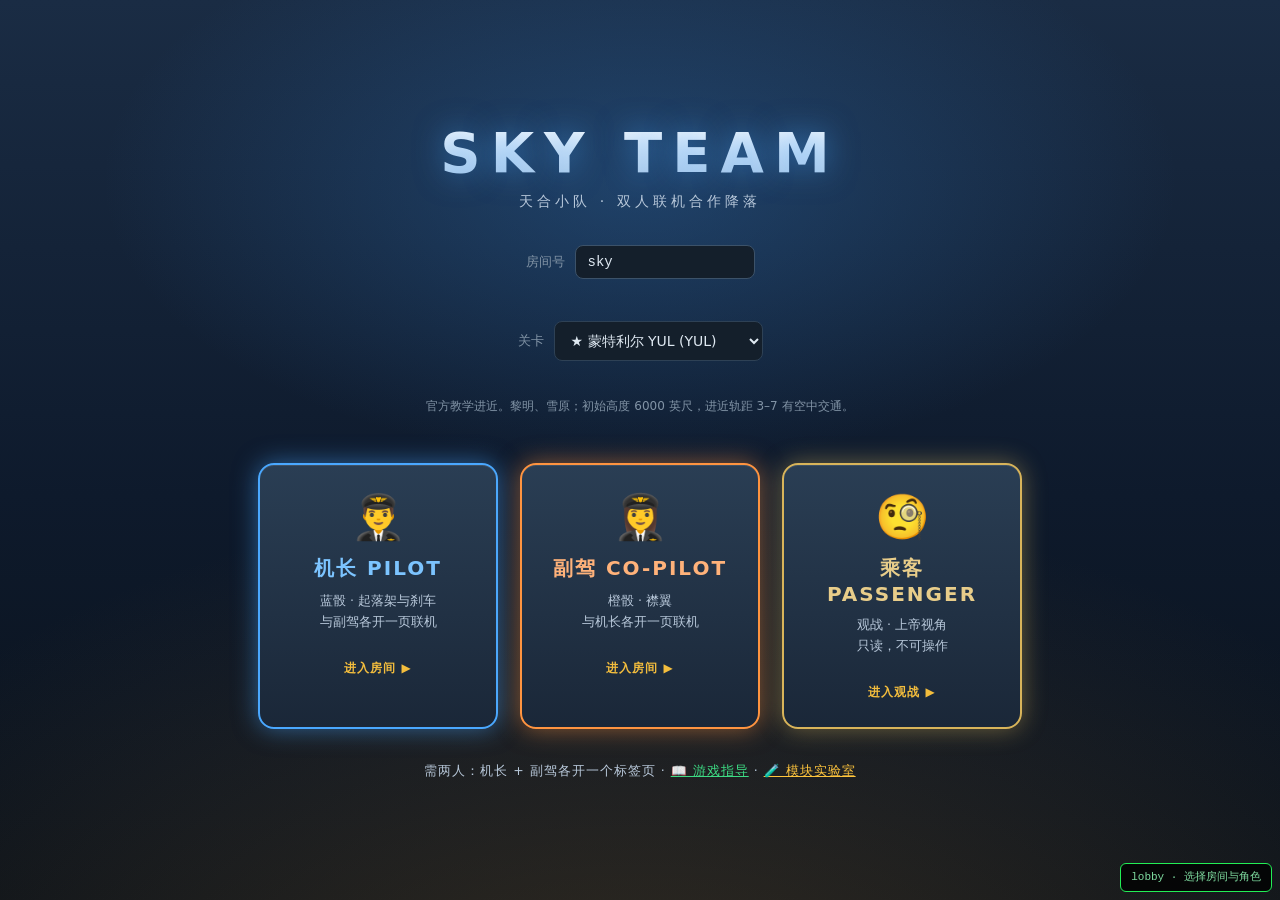
<file: index.html>
<!DOCTYPE html>
<html lang="zh-CN">
<head>
<meta charset="UTF-8">
<meta name="viewport" content="width=device-width, initial-scale=1.0">
<title>天合小队 Sky Team · Web 联机</title>
<style>
  /* ============================================================
     天合小队 Sky Team —— 驾驶舱仪表风格（深色）
     ============================================================ */
  * { box-sizing: border-box; margin: 0; padding: 0; }
  :root {
    --bg0: #0c141d;          /* 页面底色 */
    --bg1: #141f2b;          /* 面板底色 */
    --bg2: #1b2a39;          /* 凹槽/仪表底 */
    --bg3: #243545;          /* 凸起 */
    --edge: #2e4155;         /* 面板边框 */
    --edge-hi: #3c5269;
    --text: #dfe9f2;
    --dim: #8193a5;
    --blue: #4aa8ff;   --blue-glow: rgba(74,168,255,.45);
    --orange: #ff9440; --orange-glow: rgba(255,148,64,.45);
    --green: #3ddc84;  --green-glow: rgba(61,220,132,.5);
    --red: #ff5a5a;    --red-glow: rgba(255,90,90,.45);
    --amber: #ffc53d;
    --sky: #2f6fb2; --ground: #7a5c33;
    --mono: "SF Mono", "JetBrains Mono", Menlo, Consolas, "Courier New", monospace;
  }
  html, body { height: 100%; }
  body {
    font-family: system-ui, -apple-system, "PingFang SC", "Hiragino Sans GB", "Microsoft YaHei", sans-serif;
    background: radial-gradient(120% 90% at 50% 0%, #16222f 0%, var(--bg0) 60%);
    color: var(--text); min-width: 1220px; font-size: 14px; overflow: hidden;
  }
  #app { display: flex; flex-direction: column; height: 100vh; }

  button {
    font: inherit; cursor: pointer; border-radius: 8px; padding: 6px 12px;
    border: 1px solid var(--edge-hi); background: var(--bg3); color: var(--text);
    transition: filter .15s, box-shadow .15s;
  }
  button:hover { filter: brightness(1.12); }
  button:disabled { opacity: .4; cursor: not-allowed; }
  .btn-primary { background: linear-gradient(180deg, #3b5c80, #28405c); border-color: #4d7aab; box-shadow: 0 0 8px rgba(74,168,255,.25); }
  .btn-ok { background: linear-gradient(180deg, #1e6b44, #154d30); border-color: #2ea86b; box-shadow: 0 0 8px var(--green-glow); }
  .btn-warn { background: linear-gradient(180deg, #7a3d28, #5c2b1a); border-color: #b35a38; }

  /* ============ 开始界面 ============ */
  #lobby-screen .room-row {
    display: flex; align-items: center; gap: 10px; margin-bottom: 8px;
  }
  #lobby-screen .room-row label { color: var(--dim); font-size: 13px; }
  #lobby-screen .room-row input {
    font: inherit; padding: 8px 12px; border-radius: 8px; border: 1px solid var(--edge-hi);
    background: var(--bg1); color: var(--text); width: 180px; font-family: var(--mono);
  }
  #lobby-screen {
    position: fixed; inset: 0; z-index: 100; display: flex; flex-direction: column;
    align-items: center; justify-content: center; gap: 34px;
    background:
      radial-gradient(60% 45% at 50% 20%, rgba(47,111,178,.4), transparent 70%),
      radial-gradient(120% 100% at 50% 115%, rgba(122,92,51,.35), transparent 60%),
      linear-gradient(180deg, #1a2c44 0%, #0e1a2c 55%, #0a1119 100%);
  }
  #lobby-screen .logo { text-align: center; user-select: none; }
  #lobby-screen .logo h1 {
    font-size: 56px; letter-spacing: 10px; font-weight: 900;
    color: #ffffff;
    background: linear-gradient(180deg, #ffffff, #9fc4e8);
    -webkit-background-clip: text; background-clip: text;
    -webkit-text-fill-color: transparent;
    text-shadow: 0 0 30px rgba(74,168,255,.5);
  }
  #lobby-screen .logo .sub { color: #b8c8da; letter-spacing: 4px; margin-top: 8px; font-size: 14px; }
  .role-cards { display: flex; gap: 22px; }
  .role-card {
    width: 240px; padding: 26px 20px; border-radius: 16px; text-align: center; cursor: pointer;
    background: linear-gradient(180deg, #2a3e54, #1a2738); border: 2px solid #4a6680;
    box-shadow: inset 0 1px 0 rgba(255,255,255,.1), 0 12px 30px rgba(0,0,0,.5);
    transition: transform .15s, border-color .15s, box-shadow .15s;
  }
  .role-card:hover { transform: translateY(-4px); }
  .role-card.pilot { border-color: var(--blue); box-shadow: 0 0 24px rgba(74,168,255,.5), inset 0 1px 0 rgba(255,255,255,.1); }
  .role-card.copilot { border-color: var(--orange); box-shadow: 0 0 24px rgba(255,148,64,.5), inset 0 1px 0 rgba(255,255,255,.1); }
  .role-card.passenger { border-color: #d8b45a; box-shadow: 0 0 24px rgba(216,180,90,.45), inset 0 1px 0 rgba(255,255,255,.1); }
  .role-card .icon { font-size: 44px; margin-bottom: 12px; }
  .role-card .rname { font-size: 20px; font-weight: 800; letter-spacing: 2px; }
  .role-card.pilot .rname { color: #7cc4ff; } .role-card.copilot .rname { color: #ffb27a; } .role-card.passenger .rname { color: #e8cd8a; }
  .role-card .duty { font-size: 12.5px; color: #b8c8da; margin-top: 8px; line-height: 1.7; min-height: 58px; }
  .role-card .enter { margin-top: 12px; font-size: 12px; color: var(--amber); opacity: .95; letter-spacing: 1px; font-weight: 700; }
  #lobby-screen .tip { color: #b8c8da; font-size: 12.5px; letter-spacing: 1px; }
  .err-box {
    position: fixed; left: 20px; right: 20px; bottom: 20px; z-index: 400;
    background: #3a1a1a; border: 2px solid #ff5a5a; color: #ffe2e2; border-radius: 10px;
    padding: 14px 18px; font-family: var(--mono); font-size: 13px; line-height: 1.6;
    box-shadow: 0 8px 24px rgba(0,0,0,.6);
  }

  /* ============ 顶栏 ============ */
  header.topbar {
    display: flex; align-items: center; gap: 8px; flex-wrap: wrap;
    padding: 6px 12px; background: linear-gradient(180deg, var(--bg2), var(--bg1));
    border-bottom: 2px solid var(--edge); position: relative; z-index: 5;
  }
  header.topbar h1 { font-size: 15px; letter-spacing: 2px; margin-right: 6px; }
  header.topbar h1 small { font-weight: normal; color: var(--dim); font-size: 11px; margin-left: 6px; letter-spacing: 0; }
  .chip {
    display: inline-flex; align-items: center; gap: 5px;
    background: var(--bg2); border: 1px solid var(--edge); border-radius: 6px;
    padding: 2px 9px; font-size: 12.5px; white-space: nowrap; color: var(--dim);
  }
  .chip b { font-size: 14px; color: var(--text); font-family: var(--mono); }
  .chip .warn { color: var(--red); }
  .id-switch { display: flex; gap: 4px; margin-left: auto; }
  .id-switch button { padding: 3px 10px; font-size: 12px; border-radius: 6px; }
  .id-switch button.active { box-shadow: 0 0 10px var(--blue-glow); border-color: var(--blue); color: var(--blue); font-weight: 700; }
  .id-switch button.active.co { box-shadow: 0 0 10px var(--orange-glow); border-color: var(--orange); color: var(--orange); }
  .id-switch button.active.pa { box-shadow: 0 0 10px rgba(216,180,90,.4); border-color: #d8b45a; color: #e8cd8a; }

  /* ============ 主区域 ============ */
  main { flex: 1; display: flex; gap: 10px; padding: 10px; min-height: 0; }
  .panel {
    width: 318px; min-width: 318px; border-radius: 14px; overflow-y: auto;
    background: linear-gradient(180deg, var(--bg2), var(--bg1));
    border: 1px solid var(--edge); box-shadow: inset 0 1px 0 rgba(255,255,255,.05), 0 4px 16px rgba(0,0,0,.35);
    padding: 12px; display: flex; flex-direction: column; gap: 9px;
  }
  .panel h2 { font-size: 14px; display: flex; align-items: center; gap: 8px; letter-spacing: 1px; }
  .panel.pilot { border-top: 3px solid var(--blue); }
  .panel.copilot { border-top: 3px solid var(--orange); }
  .panel.pilot h2 { color: var(--blue); } .panel.copilot h2 { color: var(--orange); }
  .role-tag { font-size: 11px; color: var(--dim); font-weight: normal; }
  .subduty { font-size: 11px; color: var(--dim); margin-top: -4px; }

  /* ============ 骰子 ============ */
  .dice-row { display: flex; gap: 8px; align-items: center; }
  .dice-well {
    background: var(--bg1); border: 1px solid var(--edge); border-radius: 10px;
    padding: 8px; display: flex; flex-direction: column; gap: 6px;
    box-shadow: inset 0 2px 6px rgba(0,0,0,.5);
  }
  .die {
    width: 44px; height: 44px; border-radius: 10px;
    background: linear-gradient(145deg, #fdfdfd, #cfd5dd);
    box-shadow: inset 0 -4px 7px rgba(0,0,0,.22), 0 4px 10px rgba(0,0,0,.5);
    display: grid; grid-template-columns: repeat(3, 1fr); grid-template-rows: repeat(3, 1fr);
    padding: 6px; position: relative;
  }
  .die.pilot { border: 2px solid var(--blue); box-shadow: inset 0 -4px 7px rgba(0,0,0,.22), 0 0 12px var(--blue-glow); }
  .die.copilot { border: 2px solid var(--orange); box-shadow: inset 0 -4px 7px rgba(0,0,0,.22), 0 0 12px var(--orange-glow); }
  .die.blank { border: 2px dashed #3a4d61; background: linear-gradient(145deg, #223140, #18232f); box-shadow: inset 0 2px 8px rgba(0,0,0,.6); }
  .die.used {
    opacity: 0.42; filter: grayscale(0.9);
    cursor: not-allowed; pointer-events: none;
    border: 2px solid #3a4d61 !important;
    background: linear-gradient(145deg, #2a323c, #1c242e) !important;
    box-shadow: inset 0 2px 8px rgba(0,0,0,.55) !important;
  }
  .die.used .pip { background: #6a7a8a !important; opacity: 0.75; }
  .die.used.selected { outline: none; }
  .die.selected { outline: 3px solid var(--amber); outline-offset: 2px; }
  .die.reroll-pick { outline: 3px solid var(--green); outline-offset: 2px; box-shadow: 0 0 10px rgba(61,220,132,.35); }
  .die .pip { width: 7px; height: 7px; border-radius: 50%; background: var(--ink, #1a2b3c); align-self: center; justify-self: center; }
  .die.pilot .pip { background: #1d63c8; } .die.copilot .pip { background: #c2550a; }
  .die .q { align-self: center; justify-self: center; color: #5a6e82; font-weight: bold; font-size: 16px; }
  .die .lock { align-self: center; justify-self: center; font-size: 16px; }
  .dice-actions { display: flex; gap: 6px; flex-wrap: wrap; }
  .hide-banner {
    font-size: 11px; color: var(--dim); background: var(--bg1);
    border: 1px dashed var(--edge); border-radius: 6px; padding: 6px 8px; text-align: center;
  }
  .hide-banner.you { color: var(--amber); border-color: #6b5826; }
  .hide-banner.coffee-preview {
    display: flex; align-items: center; justify-content: space-between; gap: 8px;
    text-align: left; flex-wrap: nowrap; border-color: #6b5826; color: #ffc53d;
  }
  .hide-banner.coffee-preview .coffee-preview-text { flex: 1; min-width: 0; line-height: 1.4; }
  .hide-banner.coffee-preview .coffee-preview-actions {
    display: inline-flex; align-items: center; gap: 4px; flex-shrink: 0;
  }
  .hide-banner.coffee-preview button {
    font: inherit; font-size: 11px; line-height: 1.2; padding: 3px 8px; border-radius: 4px;
    border: 1px solid var(--edge); background: var(--bg3); color: var(--text); cursor: pointer; white-space: nowrap;
  }
  .hide-banner.coffee-preview button:hover { filter: brightness(1.12); }

  /* ============ 槽位 ============ */
  .slot {
    border: 2px dashed #3a4d61; border-radius: 10px; padding: 6px 9px;
    display: flex; justify-content: space-between; align-items: center; gap: 8px;
    min-height: 48px; cursor: pointer; background: var(--bg2); transition: all .12s;
  }
  .slot:hover:not(.disabled):not(.filled) { border-color: #5d7a99; }
  .slot.mandatory {
    border: 2px solid #7a2f2f;
    background: repeating-linear-gradient(-45deg, rgba(255,90,90,.13) 0 7px, transparent 7px 14px), var(--bg2);
    box-shadow: inset 0 0 12px rgba(255,90,90,.12);
  }
  .slot.filled { border-style: solid; border-color: var(--edge-hi); background: var(--bg3); cursor: default; box-shadow: 0 0 10px rgba(0,0,0,.25); }
  .slot.disabled { opacity: .35; cursor: not-allowed; }
  .slot .s-name { font-weight: 600; font-size: 13px; }
  .slot .s-name .val-lim { color: var(--dim); font-weight: normal; font-size: 10.5px; margin-left: 4px; }
  .slot .s-name .tag-mand { color: var(--red); font-size: 9.5px; border: 1px solid rgba(255,90,90,.5); border-radius: 3px; padding: 0 4px; margin-left: 4px; letter-spacing: .5px; }
  .slot .s-status { font-size: 11px; color: var(--dim); }
  .slot .s-status.on { color: var(--green); font-weight: 700; text-shadow: 0 0 8px var(--green-glow); }
  .slot .s-die { display: flex; gap: 4px; align-items: center; }
  .slot .s-die .v { font-weight: 800; font-size: 16px; width: 26px; text-align: center; font-family: var(--mono); }
  .slot-group { display: grid; grid-template-columns: 1fr 1fr; gap: 6px; }
  .slot-group .slot {
    flex-direction: column; align-items: stretch; gap: 4px;
    min-height: 52px; padding: 5px 7px;
  }
  .slot-group .slot .slot-head {
    display: flex; align-items: center; justify-content: space-between; gap: 4px; min-width: 0;
  }
  .slot-group .slot .s-name { font-size: 11.5px; white-space: nowrap; overflow: hidden; text-overflow: ellipsis; }
  .slot-group .slot .s-die { justify-content: center; }
  .slot .slot-head { display: flex; align-items: center; gap: 7px; flex: 1; min-width: 0; }

  /* 中央 · 刹车 & 集中精力（对齐实体面板底栏） */
  .brakes-board { padding-bottom: 11px; }
  .brake-track {
    display: flex; align-items: center; gap: 6px; flex-wrap: wrap;
    padding: 6px 8px; margin-bottom: 8px;
    background: var(--bg1); border: 1px solid var(--edge); border-radius: 8px;
    font-size: 11px; color: var(--dim);
  }
  .brake-track-label { font-weight: 700; color: var(--red); letter-spacing: .5px; margin-right: 4px; }
  .brake-tick {
    min-width: 22px; text-align: center; padding: 2px 4px; border-radius: 4px;
    font-family: var(--mono); font-size: 11px; border: 1px solid var(--edge); color: #5a6d82;
  }
  .brake-slot {
    min-width: 18px; text-align: center; padding: 2px 3px; border-radius: 999px;
    font-size: 10px; color: #4a5568; line-height: 1;
  }
  .brake-slot.cur {
    color: #fff; background: rgba(255,90,90,.45); border: 1px solid var(--red);
    box-shadow: 0 0 8px rgba(255,90,90,.35); font-size: 11px;
  }
  .brake-track-val { margin-left: auto; font-family: var(--mono); color: var(--text); }
  .brake-track-val b { color: var(--red); }
  .brake-slots-row {
    display: grid; grid-template-columns: repeat(3, 1fr); gap: 6px; margin-bottom: 10px;
  }
  .brake-slots-row .slot { min-height: 58px; }
  .concentration-block {
    border-top: 1px dashed rgba(46,65,85,.75); padding-top: 10px; margin-top: 2px;
  }
  .concentration-label {
    font-size: 11px; color: var(--dim); letter-spacing: 1px; margin-bottom: 6px; text-transform: uppercase;
  }
  .coffee-slots-row {
    display: grid; grid-template-columns: repeat(3, 1fr); gap: 6px; margin-bottom: 6px;
  }
  .coffee-slots-row .slot {
    border-style: dashed; min-height: 52px;
    background: linear-gradient(135deg, rgba(74,168,255,.06) 0 50%, rgba(255,148,64,.06) 50% 100%);
  }
  .coffee-tokens { display: flex; align-items: center; gap: 6px; flex-wrap: wrap; padding: 0 2px; }
  .coffee-token {
    width: 28px; height: 28px; border-radius: 50%; border: 1px dashed var(--edge);
    display: inline-flex; align-items: center; justify-content: center; font-size: 14px; opacity: .35;
  }
  .coffee-token.filled { opacity: 1; border-style: solid; border-color: var(--amber); background: rgba(255,197,61,.12); }
  .coffee-token-hint { font-size: 10.5px; color: var(--dim); margin-left: 4px; }

  /* 拨杆开关（起落架/襟翼/刹车激活状态） */
  .lever { width: 34px; height: 16px; background: #1d2c3c; border-radius: 4px; position: relative; border: 1px solid var(--edge); flex: none; display: inline-flex; align-items: center; justify-content: center; font-size: 10px; font-weight: 800; }
  .lever::after { content: ""; position: absolute; left: 50%; top: 1px; width: 5px; height: 12px; background: #b9c6d4; transform: translateX(-50%); border-radius: 2px; }
  .lever.on { background: #0f3a26; border-color: #2ea86b; box-shadow: 0 0 10px var(--green-glow), inset 0 0 4px rgba(61,220,132,.3); }
  .lever.on::after { background: var(--green); box-shadow: 0 0 6px var(--green-glow); }

  /* ============ 中央仪表区 ============ */
  .center { flex: 1; display: flex; flex-direction: column; gap: 9px; overflow-y: auto; min-width: 0; }
  .card {
    background: linear-gradient(180deg, var(--bg2), var(--bg1));
    border: 1px solid var(--edge); border-radius: 12px; padding: 9px 13px;
    box-shadow: inset 0 1px 0 rgba(255,255,255,.05), 0 3px 12px rgba(0,0,0,.3);
  }
  .card h3 { font-size: 11.5px; color: var(--dim); margin-bottom: 6px; letter-spacing: 2px; text-transform: uppercase; }

  /* 阶段横幅 */
  .banner { display: flex; align-items: center; gap: 10px; flex-wrap: wrap; border-left: 4px solid var(--blue); }
  .banner.warn { border-left-color: var(--red); }
  .banner .phase { font-size: 14.5px; font-weight: 700; flex: 1; }
  .banner .phase .sub { font-weight: normal; font-size: 12px; color: var(--dim); display: block; margin-top: 1px; }
  .banner .actions { display: flex; gap: 8px; }

  /* 姿态指示器（人工水平仪） */
  .ai-wrap { display: flex; align-items: center; gap: 18px; }
  .ai {
    width: 128px; height: 128px; border-radius: 50%; position: relative; overflow: hidden; flex: none;
    border: 3px solid #3d5a77; background: #000;
    box-shadow: inset 0 0 18px rgba(0,0,0,.85), 0 0 0 1px #0c141d, 0 0 14px rgba(0,0,0,.6);
  }
  .ai .ai-inner { position: absolute; inset: -20%; transition: transform .35s; }
  .ai .ai-sky { position: absolute; left: 0; right: 0; top: 0; height: 50%; background: linear-gradient(180deg, #2e6db0, #4780c0); }
  .ai .ai-gnd { position: absolute; left: 0; right: 0; bottom: 0; height: 50%; background: linear-gradient(180deg, #6d5430, #8a6a3f); }
  .ai .ai-hz { position: absolute; left: 0; right: 0; top: 50%; height: 3px; background: #fff; margin-top: -1.5px; box-shadow: 0 0 6px rgba(255,255,255,.8); }
  .ai .ai-scale { position: absolute; left: 0; right: 0; top: 50%; height: 0; }
  .ai .ai-scale i { position: absolute; width: 2px; height: 9px; background: #fff; top: -4px; }
  .ai .ai-plane { position: absolute; inset: 0; z-index: 3; display: flex; align-items: center; justify-content: center; }
  .ai .ai-plane .w { position: relative; width: 58px; height: 12px; background: linear-gradient(180deg,#f5f8fb,#b9c6d4); border-radius: 6px; box-shadow: 0 2px 6px rgba(0,0,0,.6); }
  .ai .ai-plane .w::before { content: ""; position: absolute; left: 50%; transform: translateX(-50%); bottom: 100%; width: 4px; height: 12px; background: #f5f8fb; border-radius: 2px; }
  .ai .ai-plane .w::after { content: ""; position: absolute; left: 50%; transform: translateX(-50%); top: 100%; width: 10px; height: 8px; background: #f5f8fb; clip-path: polygon(0 0, 100% 0, 50% 100%); }
  .ai .ai-marks { position: absolute; inset: 0; border-radius: 50%; z-index: 2; box-shadow: inset 0 0 0 2px rgba(0,0,0,.4); }
  .ai .ai-marks::before, .ai .ai-marks::after {
    content: ""; position: absolute; width: 8px; height: 8px; background: var(--red); border-radius: 50%; top: 8px;
  }
  .ai .ai-marks::before { left: 10px; } .ai .ai-marks::after { right: 10px; }
  .ai-read { font-family: var(--mono); }
  .ai-read .big { font-size: 34px; font-weight: 700; color: var(--text); text-shadow: 0 0 12px rgba(74,168,255,.5); line-height: 1; }
  .ai-read .big.danger { color: var(--red); text-shadow: 0 0 12px var(--red-glow); }
  .ai-read .lbl { font-size: 10.5px; color: var(--dim); letter-spacing: 2px; margin-top: 2px; }
  .ai-read .bar { width: 120px; height: 8px; background: linear-gradient(90deg, #3a1616, #3a3a16 45%, #163a26); border: 1px solid var(--edge); border-radius: 4px; margin: 8px 0 2px; position: relative; }
  .ai-read .bar i { position: absolute; top: -3px; width: 3px; height: 14px; background: #fff; left: 50%; transition: left .3s; }
  .ai-read .ai-side-hint { display: flex; justify-content: space-between; align-items: center; width: 120px; font-size: 9.5px; letter-spacing: 0; margin-top: 4px; }
  .ai-read .ai-side-hint .ai-side.pilot { color: var(--blue); }
  .ai-read .ai-side-hint .ai-side.copilot { color: var(--orange); }

  /* 空气动力学条：11 格圆点（2–12），标记夹在两格之间 */
  .aero-box { position: relative; height: 36px; background: var(--bg1); border-radius: 6px; border: 1px solid var(--edge); margin-top: 6px; box-shadow: inset 0 2px 5px rgba(0,0,0,.5); }
  .aero-cells { display: flex; height: 100%; position: relative; z-index: 1; }
  .aero-cell { flex: 1; display: flex; align-items: center; justify-content: center; border-right: 1px solid rgba(223,233,242,.12); }
  .aero-cell:last-child { border-right: none; }
  .aero-cell span { font-size: 11px; color: var(--dim); font-family: var(--mono); line-height: 1; }
  .aero-mark { position: absolute; top: -4px; bottom: -4px; width: 7px; margin-left: -3.5px; border-radius: 2px; transition: left .3s; box-shadow: 0 0 10px currentColor; z-index: 2; }
  .aero-mark.blue { background: var(--blue); color: var(--blue-glow); }
  .aero-mark.orange { background: var(--orange); color: var(--orange-glow); }
  .aero-zone { position: absolute; top: 0; bottom: 0; border-radius: 4px; background: rgba(74,168,255,.14); transition: left .3s, width .3s; }
  .aero-legend { display: flex; gap: 14px; font-size: 11px; color: var(--dim); margin-top: 4px; flex-wrap: wrap; }
  .aero-legend b { color: var(--text); font-family: var(--mono); }

  /* 滑动轨道视窗（当前位置固定左窗，轨道随进度左移） */
  .track-viewport {
    position: relative;
    overflow: hidden;
    --track-gap: 4px;
    --track-cells: 7;
    --track-offset: 0;
    --track-cell-w: calc((100% - (var(--track-cells) - 1) * var(--track-gap)) / var(--track-cells));
  }
  .track-window {
    position: absolute;
    left: 0;
    top: 0;
    bottom: 0;
    width: var(--track-cell-w);
    border: 2px solid var(--blue);
    border-radius: 8px;
    pointer-events: none;
    z-index: 2;
    box-shadow: 0 0 12px rgba(74,168,255,.45), inset 0 0 0 1px rgba(74,168,255,.25);
  }
  .track-row {
    transition: transform .4s ease;
    transform: translateX(calc(-1 * var(--track-offset) * (var(--track-cell-w) + var(--track-gap))));
  }
  .track-viewport .app-cell,
  .track-viewport .alt-cell {
    flex: 0 0 var(--track-cell-w);
  }

  /* 进近轨视窗：格宽 = 100% / 实际格数（须与渲染格数一致，含机场 0） */
  .approach-viewport {
    --track-gap: 4px;
  }
  .app-cell.airport-here {
    box-shadow: inset 0 0 0 2px var(--blue), 0 0 12px rgba(74,168,255,.45);
  }
  .app-cell .airport-label {
    position: absolute;
    bottom: 5px;
    left: 50%;
    transform: translateX(-50%);
    font-size: 9px;
    font-weight: 700;
    color: #3ddc84;
    letter-spacing: 1px;
    z-index: 3;
    pointer-events: none;
  }

  /* 进近轨道 */
  .approach-row { display: flex; gap: 4px; position: relative; }
  .app-cell {
    flex: 1; height: 54px; border: 1px solid var(--edge); border-radius: 8px;
    display: flex; align-items: center; justify-content: center; position: relative;
    background: var(--bg1); font-size: 11px; color: var(--dim); box-shadow: inset 0 2px 5px rgba(0,0,0,.4);
    overflow: visible;
  }
  .app-cell .traffic-float {
    position: absolute; left: 50%; top: 50%; z-index: 5;
    transform: translate(-50%, -50%);
    display: flex; flex-direction: column; align-items: center; justify-content: center;
    gap: 0; line-height: 1; pointer-events: none;
    filter: drop-shadow(0 2px 5px rgba(0,0,0,.55));
  }
  .app-cell .app-icon { font-size: 16px; line-height: 1; }
  .app-cell .traffic-icon { font-size: 18px; }
  .app-cell .traffic-badge {
    font-size: 9px; font-family: var(--mono); font-weight: 800; color: var(--dim);
    background: rgba(20,30,42,.85); padding: 0 4px; border-radius: 4px; margin-top: 1px;
  }
  .app-cell.traffic-here { box-shadow: inset 0 0 0 1px rgba(255,197,61,.35); }
  .app-cell.airport {
    border-color: #1f7a48;
    background:
      radial-gradient(circle at 50% 72%, rgba(61,220,132,.22), transparent 68%),
      var(--bg1);
    overflow: hidden;
  }
  .app-cell.airport::after {
    content: "🏢";
    position: absolute;
    left: 50%;
    top: 44%;
    transform: translate(-50%, -50%);
    font-size: 40px;
    line-height: 1;
    opacity: 0.42;
    z-index: 0;
    pointer-events: none;
    filter: drop-shadow(0 0 10px rgba(61,220,132,.25));
  }
  .app-cell.airport::before {
    content: "";
    position: absolute;
    bottom: 4px;
    left: 8px;
    right: 8px;
    height: 3px;
    z-index: 2;
    background: repeating-linear-gradient(90deg, var(--amber) 0 6px, transparent 6px 12px);
    border-radius: 2px;
  }
  .app-cell.airport .traffic-float { top: 48%; z-index: 4; }
  .app-cell.airport.has-traffic::after { opacity: 0.32; }
  .app-cell.waiting { box-shadow: inset 0 0 0 2px var(--amber), 0 0 12px rgba(255,197,61,.35); }

  /* 高度轨（方格尺寸与航道一致；边框色 = 该高度先手：6000 蓝、5000 橙…） */
  .alt-row { display: flex; gap: 4px; }
  .alt-cell {
    flex: 1; height: 54px; border: 2px solid var(--edge); border-radius: 8px;
    display: flex; align-items: center; justify-content: center; position: relative;
    background: var(--bg1); font-size: 12px; color: var(--dim); font-family: var(--mono);
    box-shadow: inset 0 2px 5px rgba(0,0,0,.4);
  }
  .alt-cell.pilot { border-color: var(--blue); }
  .alt-cell.copilot { border-color: var(--orange); }
  .alt-cell.landing { font-size: 18px; }
  .alt-cell.landing::before {
    content: ""; position: absolute; bottom: 4px; left: 8px; right: 8px; height: 3px;
    background: repeating-linear-gradient(90deg, var(--amber) 0 6px, transparent 6px 12px);
    border-radius: 2px;
  }
  .alt-cell.current-alt { z-index: 1; border-width: 3px; }
  .alt-cell.current-alt.pilot {
    box-shadow: inset 0 2px 5px rgba(0,0,0,.4), 0 0 12px rgba(74,168,255,.5);
  }
  .alt-cell.current-alt.copilot {
    box-shadow: inset 0 2px 5px rgba(0,0,0,.4), 0 0 12px rgba(255,148,64,.45);
  }

  /* 日志 */
  .log { max-height: 130px; overflow-y: auto; font-size: 12px; line-height: 1.7; }
  .log .log-item { border-bottom: 1px dashed rgba(46,65,85,.7); padding: 2px 0; color: var(--text); }
  .log .log-item.lose { color: var(--red); font-weight: 600; }
  .log .log-item.win { color: var(--green); font-weight: 700; }
  .log .log-item .rd { color: var(--dim); margin-right: 6px; font-size: 10.5px; font-family: var(--mono); }

  /* 揭示区 */
  .reveal-grid { display: grid; grid-template-columns: 1fr 1fr; gap: 10px; }
  .reveal-col { border: 1px solid var(--edge); border-radius: 10px; padding: 8px 10px; background: var(--bg1); }
  .reveal-col h4 { font-size: 12.5px; margin-bottom: 6px; }
  .reveal-col.pilot h4 { color: var(--blue); } .reveal-col.copilot h4 { color: var(--orange); }
  .r-slot { display: flex; justify-content: space-between; align-items: center; padding: 3px 0; border-bottom: 1px dashed rgba(46,65,85,.7); font-size: 13px; }
  .r-slot:last-child { border-bottom: none; }
  .r-slot .rv { display: flex; align-items: center; gap: 6px; font-weight: 700; font-family: var(--mono); font-size: 15px; }
  .r-slot .rv button { padding: 0 7px; font-size: 12px; line-height: 20px; font-family: system-ui, sans-serif; }
  .r-slot .rv .mod { color: var(--amber); }
  .r-slot .empty { color: #45576a; }

  /* 终局 */
  .final { text-align: center; padding: 16px; }
  .final h2 { font-size: 24px; margin-bottom: 8px; letter-spacing: 2px; }
  .final.win { border-color: #1f7a48; box-shadow: 0 0 24px rgba(61,220,132,.25); }
  .final.win h2 { color: var(--green); text-shadow: 0 0 16px var(--green-glow); }
  .final.lose { border-color: #7a2f2f; box-shadow: 0 0 24px rgba(255,90,90,.2); }
  .final.lose h2 { color: var(--red); text-shadow: 0 0 16px var(--red-glow); }
  .final .reason { color: var(--dim); margin-bottom: 10px; }
  .final .stats { display: flex; gap: 16px; justify-content: center; margin-bottom: 12px; font-size: 13px; color: var(--text); }
  .final .stats span { background: var(--bg2); border: 1px solid var(--edge); border-radius: 6px; padding: 3px 10px; font-family: var(--mono); }

  /* 规则弹窗 */
  .modal-mask { position: fixed; inset: 0; background: rgba(5,10,16,.7); display: none; align-items: center; justify-content: center; z-index: 200; }
  .modal-mask.show { display: flex; }
  .modal { background: linear-gradient(180deg, #1b2a39, #131e2a); border: 1px solid var(--edge-hi); border-radius: 14px; max-width: 660px; width: 92%; max-height: 84vh; overflow-y: auto; padding: 18px 22px; box-shadow: 0 20px 60px rgba(0,0,0,.6); }
  .modal h2 { margin-bottom: 10px; font-size: 18px; color: var(--text); }
  .modal h4 { margin: 12px 0 4px; color: var(--blue); }
  .modal p, .modal li { font-size: 13.5px; line-height: 1.75; color: #c3d0dd; }
  .modal ul { padding-left: 20px; }
  .modal .close-x { float: right; border: none; background: none; font-size: 20px; color: var(--dim); }
  .modal .diff { background: var(--bg1); border-radius: 8px; padding: 8px 12px; font-size: 12.5px; color: var(--dim); }
  .modal code { color: var(--amber); }

  .stamp { font-size: 11px; color: #45576a; text-align: center; padding: 4px 0 8px; }

  /* v0.3.5 视觉强化 */
  .app-cell { transition: background .35s ease, border-color .35s ease, box-shadow .35s ease !important; }

  /* ============ 联机 / 等待 / 提示（v0.3） ============ */
  .panel.highlight { box-shadow: 0 0 20px rgba(74,168,255,.45), inset 0 1px 0 rgba(255,255,255,.05); }
  .panel.highlight.co { box-shadow: 0 0 20px rgba(255,148,64,.45), inset 0 1px 0 rgba(255,255,255,.05); }
  #toast {
    position: fixed; top: 58px; left: 50%; transform: translateX(-50%) translateY(-16px);
    background: rgba(10,18,28,.96); border: 1px solid var(--edge-hi); color: var(--text);
    padding: 9px 18px; border-radius: 10px; font-size: 13.5px; z-index: 300;
    opacity: 0; pointer-events: none; transition: all .25s; box-shadow: 0 8px 24px rgba(0,0,0,.5);
  }
  #toast.show { opacity: 1; transform: translateX(-50%) translateY(0); }
  .waiting-card { text-align: center; padding: 26px 18px; }
  .waiting-card .big { font-size: 20px; font-weight: 800; margin-bottom: 12px; }
  .waiting-card .sub { color: var(--dim); font-size: 13px; line-height: 1.9; }
  .waiting-card .url {
    background: var(--bg1); border: 1px dashed var(--edge-hi); border-radius: 8px;
    padding: 10px 14px; font-family: var(--mono); font-size: 12.5px; color: var(--blue);
    word-break: break-all; margin: 12px 0; user-select: all;
  }
  .room-row select {
    flex: 1; min-width: 0; background: var(--bg1); border: 1px solid var(--edge);
    border-radius: 8px; color: var(--text); font: inherit; padding: 10px 12px;
  }
  .room-row select:focus { outline: none; border-color: var(--blue); }
  .scenario-hint { font-size: 12px; color: var(--dim); margin: -6px 0 14px 0; line-height: 1.5; }
</style>
</head>
<body>
<div id="app">

  <!-- ============ 联机大厅 ============ -->
  <div id="lobby-screen">
    <div class="logo">
      <h1>SKY&nbsp;TEAM</h1>
      <div class="sub">天合小队 · 双人联机合作降落</div>
    </div>
    <div class="room-row">
      <label for="room-input">房间号</label>
      <input id="room-input" type="text" value="sky" maxlength="32" placeholder="sky">
    </div>
    <div class="room-row">
      <label for="scenario-select">关卡</label>
      <select id="scenario-select" aria-label="选择关卡"></select>
    </div>
    <p class="scenario-hint" id="scenario-hint"></p>
    <div class="role-cards">
      <div class="role-card pilot" data-join="pilot">
        <div class="icon">👨‍✈️</div>
        <div class="rname">机长 PILOT</div>
        <div class="duty">蓝骰 · 起落架与刹车<br>与副驾各开一页联机</div>
        <div class="enter">进入房间 ▶</div>
      </div>
      <div class="role-card copilot" data-join="copilot">
        <div class="icon">👩‍✈️</div>
        <div class="rname">副驾 CO-PILOT</div>
        <div class="duty">橙骰 · 襟翼<br>与机长各开一页联机</div>
        <div class="enter">进入房间 ▶</div>
      </div>
      <div class="role-card passenger" data-join="passenger">
        <div class="icon">🧐</div>
        <div class="rname">乘客 PASSENGER</div>
        <div class="duty">观战 · 上帝视角<br>只读，不可操作</div>
        <div class="enter">进入观战 ▶</div>
      </div>
    </div>
    <div class="tip">需两人：机长 + 副驾各开一个标签页 · <a href="/guide.html" style="color:var(--green)">📖 游戏指导</a> · <a href="/test/module-lab.html" style="color:var(--amber)">🧪 模块实验室</a></div>
  </div>

  <!-- 兼容旧 id（隐藏） -->
  <div id="start-screen" style="display:none"></div>

  <!-- ============ 游戏界面 ============ -->
  <header class="topbar" id="topbar" style="display:none">
    <button onclick="UI.leaveRoom()" title="离开房间">◀</button>
    <h1>🛫 天合小队 <small>Sky Team · 联机</small></h1>
    <span class="chip">房间 <b id="chip-room">sky</b></span>
    <span class="chip" id="chip-scenario-wrap">关卡 <b id="chip-scenario">—</b></span>
    <span class="chip">轮次 <b id="chip-round">1/7</b></span>
    <span class="chip">高度 <b id="chip-alt">7</b></span>
    <span class="chip">距机场 <b id="chip-dist">6</b></span>
    <span class="chip">姿态 <b id="chip-axis">0</b></span>
    <span class="chip">限速 &lt; <b id="chip-brake">2</b></span>
    <span class="chip">☕ <b id="chip-coffee">0/3</b></span>
    <span class="chip" id="mode-tag">联机</span>
    <span class="chip" id="peer-chip" style="display:none"></span>
    <span class="chip">🔄 <b id="chip-reroll">0</b></span>
    <button class="btn-rule" onclick="UI.openRules()">📖 规则</button>
  </header>

  <main style="display:none">
    <section class="panel pilot" id="panel-pilot"></section>
    <section class="center" id="center"></section>
    <section class="panel copilot" id="panel-copilot"></section>
  </main>
</div>

<!-- 规则弹窗 -->
<div class="modal-mask" id="rules-mask">
  <div class="modal">
    <button class="close-x" onclick="UI.closeRules()">✕</button>
    <h2>📖 天合小队 · 规则说明</h2>
    <p>双人<b>联机</b>合作桌游。机长与副驾各开一个页面，在 7 轮内把客机安全降落。核心张力：<b>掷骰之后禁止交流具体点数</b>，只能靠放置位置和顺序传递信息。乘客位为观战（只读）。</p>
    <h4>每轮流程</h4>
    <ul>
      <li><b>策略讨论</b>：可公开讨论策略，但不能提骰子点数。</li>
      <li><b>掷骰</b>：各自秘密掷 4 个骰子（对方看不到点数）。</li>
      <li><b>放置</b>：轮流放骰子；<b>放置当下</b>可用 ☕ 修正该骰（±1/枚）。姿态/引擎第二颗放上即结算；每轮须在「姿态」「引擎」各放 1 颗。</li>
      <li><b>轮末</b>：8 颗放完后确认结算（降低高度等）。</li>
    </ul>
    <h4>槽位一览</h4>
    <ul>
      <li><b>姿态（强制）</b>：双方骰子比较，差值使水平仪向点数大的一方倾斜；到 ±3 即尾旋坠毁。终局必须完全水平（0）。</li>
      <li><b>引擎（强制）</b>：第二颗放上时，两骰之和 vs 蓝/橙标记。蓝标记夹在两数之间（初始 <b>4 与 5 之间</b>），故和 = 5 已越过蓝标记、前进 1；和 &lt; 5 才悬停。蓝~橙（含等于橙）前进 1；&gt; 橙前进 2。当前位置有飞机且须前进则撞机。到达机场后进入等待模式（再推进即坠毁）。</li>
      <li><b>无线电</b>：机长 1 槽、副驾 2 槽；任意点数。<b>1=当前位置，2=前方第一格</b>，放置当下清除该格飞机。</li>
      <li><b>集中精力</b>：共用 ☕ 槽 ×3，放置获得 token（上限 3）；<b>放置任意骰时</b>可消耗 ☕ 修正该骰 ±1（不越 1~6，不循环）。</li>
      <li><b>起落架（机长）×3</b>：限 1/2、3/4、5/6，任意顺序；每激活蓝标记右移一档（初始 <b>4 与 5 之间</b>，满档 <b>7 与 8 之间</b>）。已激活槽可再放但无效果。</li>
      <li><b>襟翼（副驾）×4</b>：限 1/2→2/3→4/5→5/6 按序；每激活橙标记右移一档（初始 <b>8 与 9 之间</b>，满档刚过 12）。</li>
      <li><b>刹车（机长）×3</b>：按序 2→4→6；红标记在刻度<b>槽位</b>上右移：2 左 → 2–3 间 → 4–5 间 → 6 后（对应限速 &lt; 2 / 3 / 5 / 7）。<b>着陆轮</b>引擎和须 &lt; 限速；至少须激活第一档（标记离开 2 左）才能刹停。</li>
    </ul>
    <h4>轨道</h4>
    <ul>
      <li><b>航道</b>：从距离 6 推进到机场（0）。过早到达进入等待模式；高度与位置同步后进入着陆轮。</li>
      <li>终局：距离 = 0、姿态 = 0、起落架/襟翼全激活、无飞机、着陆轮速度 &lt; 刹车值 → 胜利。</li>
    </ul>
    <h4>其他</h4>
    <ul>
      <li><b>重掷标记</b>：高度轨 🔄 格（6000、2000 英尺）轮初自动收入；<b>轮内任意时刻</b>可消耗 1 枚，双方各自<b>点选</b>要重掷的骰子（放置阶段仅限未用骰），各重掷一次。</li>
      <li>航道转弯：若场景配置了姿态要求，前进时经过格须满足（见航道说明）。</li>
      <li>碰撞：必须前进时，<b>当前位置</b>格上有飞机 → 撞机；仅<b>经过</b>前方有飞机的格（不停留）→ 存活。</li>
      <li>即时失败：姿态 ±3、撞机、冲出、等待模式推进、高度归零未到机场、航道转弯失败、着陆轮超速。</li>
    </ul>
    <div class="diff"><b>与原版差异</b>：仅 1 个训练场景可玩；蒙特利尔基础进近无转弯约束（其他机场通过场景 APPROACH_AXIS 配置）。</div>
  </div>
</div>


<script src="src/logic/game-logic.js"></script>
<script src="src/scenarios/airport-tracks.js"></script>
<script src="src/scenarios/scenario-registry.js"></script>
<script src="src/scenarios/module-registry.js"></script>
<script src="src/core/view-context.js"></script>
<script src="src/core/game-session.js"></script>
<script src="src/core/game-controller.js"></script>
<script src="src/widgets/placement-preview.js"></script>
<script src="src/widgets/phase-banner.js"></script>
<script src="src/widgets/attitude.js"></script>
<script src="src/widgets/engine-bar.js"></script>
<script src="src/widgets/brakes-board.js"></script>
<script src="src/widgets/approach.js"></script>
<script src="src/widgets/altitude.js"></script>
<script src="src/widgets/reveal.js"></script>
<script src="src/widgets/final.js"></script>
<script src="src/widgets/log.js"></script>
<script src="src/widgets/center-dashboard.js"></script>
<script src="src/widgets/player-panel.js"></script>
<script src="src/app.js"></script>
</body>
</html>
</file>
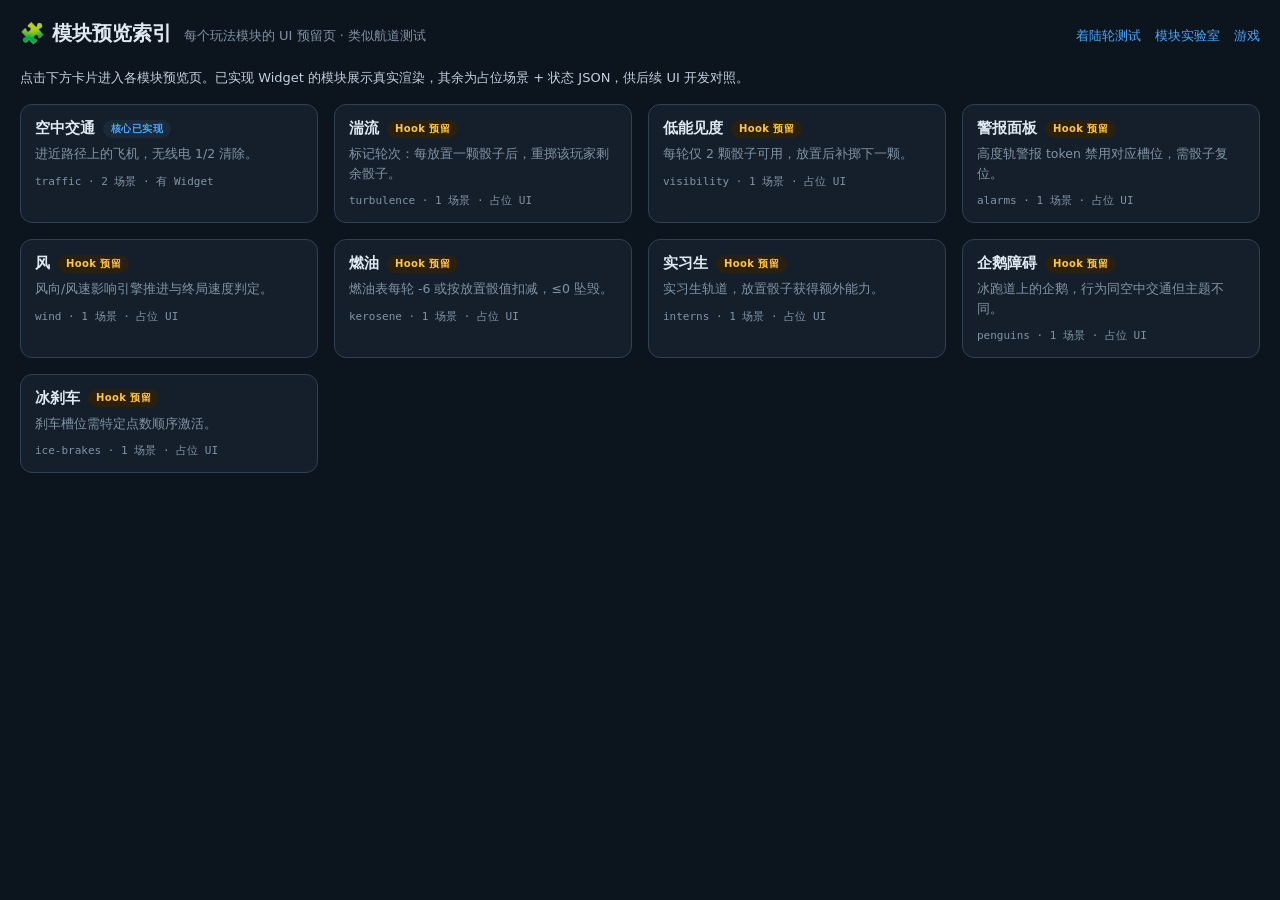
<file: test/modules/index.html>
<!DOCTYPE html>
<html lang="zh-CN">
<head>
<meta charset="UTF-8">
<meta name="viewport" content="width=device-width, initial-scale=1.0">
<title>模块预览索引 · Sky Team</title>
<link rel="stylesheet" href="shared.css">
</head>
<body>
<header class="page-header">
  <h1>🧩 模块预览索引</h1>
  <span class="sub">每个玩法模块的 UI 预留页 · 类似航道测试</span>
  <nav>
    <a href="/test/landing-round-lab.html">着陆轮测试</a>
    <a href="/test/module-lab.html">模块实验室</a>
    <a href="/">游戏</a>
  </nav>
</header>
<p class="module-intro">点击下方卡片进入各模块预览页。已实现 Widget 的模块展示真实渲染，其余为占位场景 + 状态 JSON，供后续 UI 开发对照。</p>
<div class="grid index" id="module-list"></div>

<script src="/src/scenarios/module-registry.js"></script>
<script src="module-scenes.js"></script>
<script>
'use strict';

var ORDER = [
  'traffic', 'turbulence', 'visibility', 'alarms', 'wind',
  'kerosene', 'interns', 'penguins', 'ice-brakes'
];

function badge(status, label) {
  var cls = status === 'core' ? 'core' : (status === 'impl' ? 'impl' : 'stub');
  return '<span class="badge ' + cls + '">' + label + '</span>';
}

document.getElementById('module-list').innerHTML = ORDER.map(function (id) {
  var mod = ModuleRegistry.get(id);
  var cfg = ModulePreviewCatalog[id];
  if (!mod || !cfg) return '';
  var scenes = (cfg.scenes || []).length;
  return '<a class="mod-card" href="' + id + '.html">' +
    '<h2>' + mod.name + badge(cfg.status, cfg.statusLabel) + '</h2>' +
    '<p>' + (mod.description || '') + '</p>' +
    '<div class="meta">' + id + ' · ' + scenes + ' 场景 · ' +
    (cfg.widget ? '有 Widget' : '占位 UI') + '</div></a>';
}).join('');
</script>
</body>
</html>
</file>
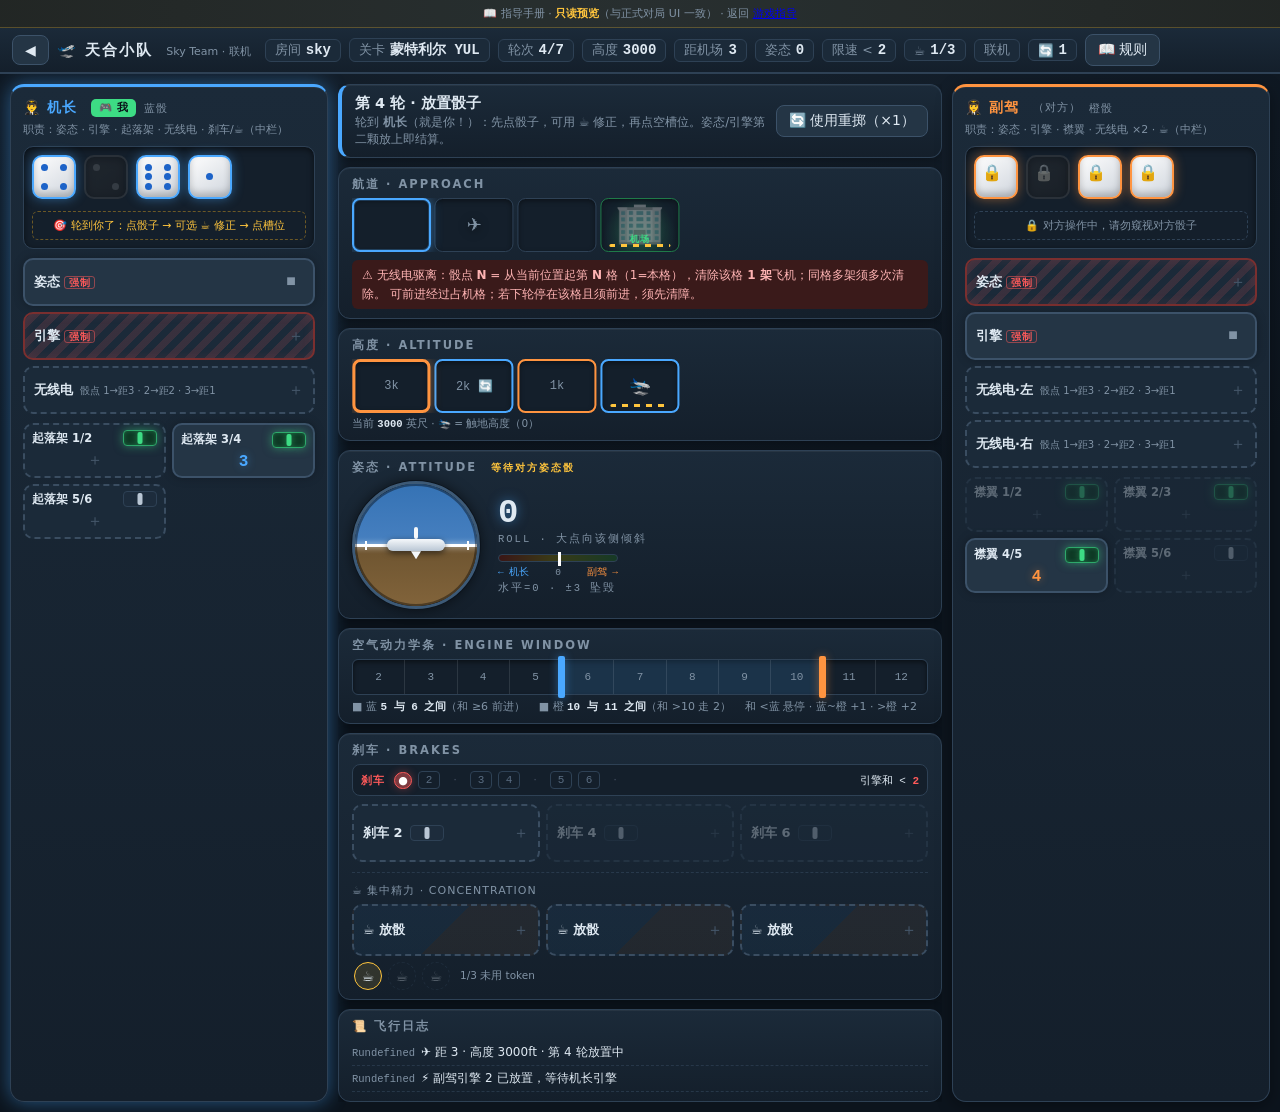
<file: guide-preview.html>
<!DOCTYPE html>
<html lang="zh-CN">
<head>
<meta charset="UTF-8">
<meta name="viewport" content="width=device-width, initial-scale=1.0">
<title>游戏界面预览 · Sky Team</title>
<link rel="stylesheet" href="/guide-game.css">
</head>
<body class="guide-preview-body preview-readonly">
<div class="guide-preview-banner">📖 指导手册 · <b>只读预览</b>（与正式对局 UI 一致） · 返回 <a href="/guide.html">游戏指导</a></div>

<div id="guide-lobby" style="display:none">
  <div id="lobby-screen">
    <div class="logo">
      <h1>SKY&nbsp;TEAM</h1>
      <div class="sub">天合小队 · 双人联机合作降落</div>
    </div>
    <div class="room-row">
      <label>房间号</label>
      <input type="text" value="sky" readonly>
    </div>
    <div class="room-row">
      <label>关卡</label>
      <select disabled><option>蒙特利尔 YUL</option></select>
    </div>
    <p class="scenario-hint">训练进近 · 7 轮 · 基础交通模块</p>
    <div class="role-cards">
      <div class="role-card pilot">
        <div class="icon">👨‍✈️</div>
        <div class="rname">机长 PILOT</div>
        <div class="duty">蓝骰 · 起落架与刹车<br>与副驾各开一页联机</div>
        <div class="enter">进入房间 ▶</div>
      </div>
      <div class="role-card copilot">
        <div class="icon">👩‍✈️</div>
        <div class="rname">副驾 CO-PILOT</div>
        <div class="duty">橙骰 · 襟翼<br>与机长各开一页联机</div>
        <div class="enter">进入房间 ▶</div>
      </div>
      <div class="role-card passenger">
        <div class="icon">🧐</div>
        <div class="rname">乘客 PASSENGER</div>
        <div class="duty">观战 · 上帝视角<br>只读，不可操作</div>
        <div class="enter">进入观战 ▶</div>
      </div>
    </div>
    <div class="tip">需两人：机长 + 副驾各开一个标签页 · 📖 游戏指导 · 🧪 模块实验室</div>
  </div>
</div>

<div id="guide-app" style="display:none">
  <header class="topbar" id="topbar">
    <button title="离开房间">◀</button>
    <h1>🛫 天合小队 <small>Sky Team · 联机</small></h1>
    <span class="chip">房间 <b id="chip-room">sky</b></span>
    <span class="chip">关卡 <b id="chip-scenario">蒙特利尔 YUL</b></span>
    <span class="chip">轮次 <b id="chip-round">—</b></span>
    <span class="chip">高度 <b id="chip-alt">—</b></span>
    <span class="chip">距机场 <b id="chip-dist">—</b></span>
    <span class="chip">姿态 <b id="chip-axis">—</b></span>
    <span class="chip">限速 &lt; <b id="chip-brake">—</b></span>
    <span class="chip">☕ <b id="chip-coffee">—</b></span>
    <span class="chip">联机</span>
    <span class="chip">🔄 <b id="chip-reroll">—</b></span>
    <button class="btn-rule">📖 规则</button>
  </header>
  <main>
    <section class="panel pilot highlight" id="panel-pilot"></section>
    <section class="center" id="center"></section>
    <section class="panel copilot" id="panel-copilot"></section>
  </main>
</div>

<script src="/src/logic/game-logic.js"></script>
<script src="/src/scenarios/airport-tracks.js"></script>
<script src="/src/scenarios/scenario-registry.js"></script>
<script src="/src/scenarios/module-registry.js"></script>
<script src="/src/core/view-context.js"></script>
<script src="/src/widgets/placement-preview.js"></script>
<script src="/src/widgets/phase-banner.js"></script>
<script src="/src/widgets/approach.js"></script>
<script src="/src/widgets/altitude.js"></script>
<script src="/src/widgets/attitude.js"></script>
<script src="/src/widgets/engine-bar.js"></script>
<script src="/src/widgets/player-panel.js"></script>
<script src="/src/widgets/brakes-board.js"></script>
<script src="/src/widgets/reveal.js"></script>
<script src="/src/widgets/final.js"></script>
<script src="/src/widgets/log.js"></script>
<script src="/src/widgets/center-dashboard.js"></script>
<script>
'use strict';

var GuidePreview = {
  scene: 'game',
  state: null,
  ui: { mode: 'local', viewer: 'pilot' },

  init: function () {
    var params = new URLSearchParams(location.search);
    this.scene = params.get('scene') || 'game';
    if (this.scene === 'lobby') {
      document.getElementById('guide-lobby').style.display = 'block';
      document.getElementById('guide-app').style.display = 'none';
      return;
    }
    document.getElementById('guide-lobby').style.display = 'none';
    document.getElementById('guide-app').style.display = 'flex';
    document.getElementById('guide-app').style.flexDirection = 'column';
    document.getElementById('guide-app').style.minHeight = '100vh';

    this.state = this.scene === 'landing' ? this.buildLanding()
      : (this.scene === 'round1' ? this.buildRound1() : this.buildMidGame());
    this.render();
  },

  buildRound1: function () {
    var s = GameLogic.newGame('yul');
    GameLogic.collectAltitudeReroll(s);
    s.round = 1;
    s.phase = 'place';
    s.currentPlayer = 'pilot';
    s.startPlayer = 'pilot';
    s.rolled = { pilot: true, copilot: true };
    s.dice.pilot = [
      { v: 5, used: false }, { v: 2, used: false }, { v: 6, used: false }, { v: 3, used: false }
    ];
    s.dice.copilot = [
      { v: 4, used: false }, { v: 1, used: false }, { v: 5, used: false }, { v: 2, used: false }
    ];
    if (!s.log) s.log = [];
    s.log.unshift({ msg: '🔄 高度 6000 英尺获得重掷标记', cls: '', round: 1 });
    s.log.unshift({ msg: '✈ 第 1 轮放置：高度 6000ft · 距机场 6 · 蓝标记在 4 与 5 之间', cls: '', round: 1 });
    return s;
  },

  buildMidGame: function () {
    var s = GameLogic.newGame('yul');
    s.round = 4;
    s.phase = 'place';
    s.currentPlayer = 'pilot';
    s.startPlayer = 'pilot';
    s.distance = 3;
    s.altitude = 3000;
    s.axis = 0;
    s.blueMark = 6;
    s.orangeMark = 10;
    s.gearAct = 1;
    s.gearOn.gear1 = true;
    s.flapsAct = 2;
    s.flapsOn.flap1 = true;
    s.flapsOn.flap2 = true;
    s.brakesAct = 0;
    s.coffee = 1;
    s.reroll = 1;
    s.rolled = { pilot: true, copilot: true };
    s.traffic = [2, 5];
    s.dice.pilot = [
      { v: 4, used: false }, { v: 2, used: true }, { v: 6, used: false }, { v: 1, used: false }
    ];
    s.dice.copilot = [
      { v: 3, used: false }, { v: 5, used: true }, { v: 2, used: false }, { v: 4, used: false }
    ];
    s.placements.pilot.axis = { v: 3, mod: 0, hidden: true };
    s.placements.copilot.axis = null;
    s.placements.pilot.engine = null;
    s.placements.copilot.engine = { v: 2, mod: 0, hidden: true };
    s.placements.pilot.gear2 = { v: 3, mod: 0 };
    s.placements.copilot.flap3 = { v: 4, mod: 0 };
    if (!s.log) s.log = [];
    s.log.unshift({ msg: '⚡ 副驾引擎 2 已放置，等待机长引擎', cls: '', round: s.round });
    s.log.unshift({ msg: '✈ 距 3 · 高度 3000ft · 第 4 轮放置中', cls: '', round: s.round });
    return s;
  },

  buildLanding: function () {
    var s = GameLogic.newGame('yul');
    s.round = 8;
    s.landingRound = true;
    s.phase = 'discuss';
    s.distance = 0;
    s.altitude = 0;
    s.axis = 0;
    s.traffic = [];
    s.gearAct = 3;
    s.flapsAct = 4;
    s.gearOn = { gear1: true, gear2: true, gear3: true };
    s.flapsOn = { flap1: true, flap2: true, flap3: true, flap4: true };
    s.brakesAct = 2;
    s.brakesOn = { brake1: true, brake2: true, brake3: false };
    s.blueMark = 8;
    s.orangeMark = 12;
    s.coffee = 2;
    s.reroll = 0;
    s.rolled = { pilot: false, copilot: false };
    s.dice.pilot.forEach(function (d) { d.v = 0; d.used = false; });
    s.dice.copilot.forEach(function (d) { d.v = 0; d.used = false; });
    if (!s.log) s.log = [];
    s.log.unshift({ msg: '🛬 着陆轮 — 须满足 A–D 全部条件', cls: '', round: s.round });
    return s;
  },

  ctx: function () {
    var self = this;
    return {
      state: self.state,
      logic: GameLogic,
      ui: self.ui,
      viewCtx: createViewContext(self.ui, function () { return self.state; }),
      selected: null,
      pendingCoffee: null,
      isRerollPicking: false,
      rerollSelected: {}
    };
  },

  renderChips: function () {
    var s = this.state;
    var L = GameLogic;
    document.getElementById('chip-round').textContent = s.round + '/7' + (s.landingRound ? ' 🛬' : '');
    document.getElementById('chip-alt').textContent = s.altitude;
    document.getElementById('chip-dist').textContent = s.distance;
    document.getElementById('chip-axis').textContent = s.axis;
    document.getElementById('chip-brake').textContent = L.brakeValue(s);
    document.getElementById('chip-coffee').textContent = s.coffee + '/' + L.CONFIG.COFFEE_MAX;
    document.getElementById('chip-reroll').textContent = s.reroll;
  },

  render: function () {
    var ctx = this.ctx();
    PlayerPanel.render('pilot', ctx);
    PlayerPanel.render('copilot', ctx);
    CenterDashboard.mount(ctx);
    this.renderChips();
  }
};

GuidePreview.init();
</script>
</body>
</html>
</file>
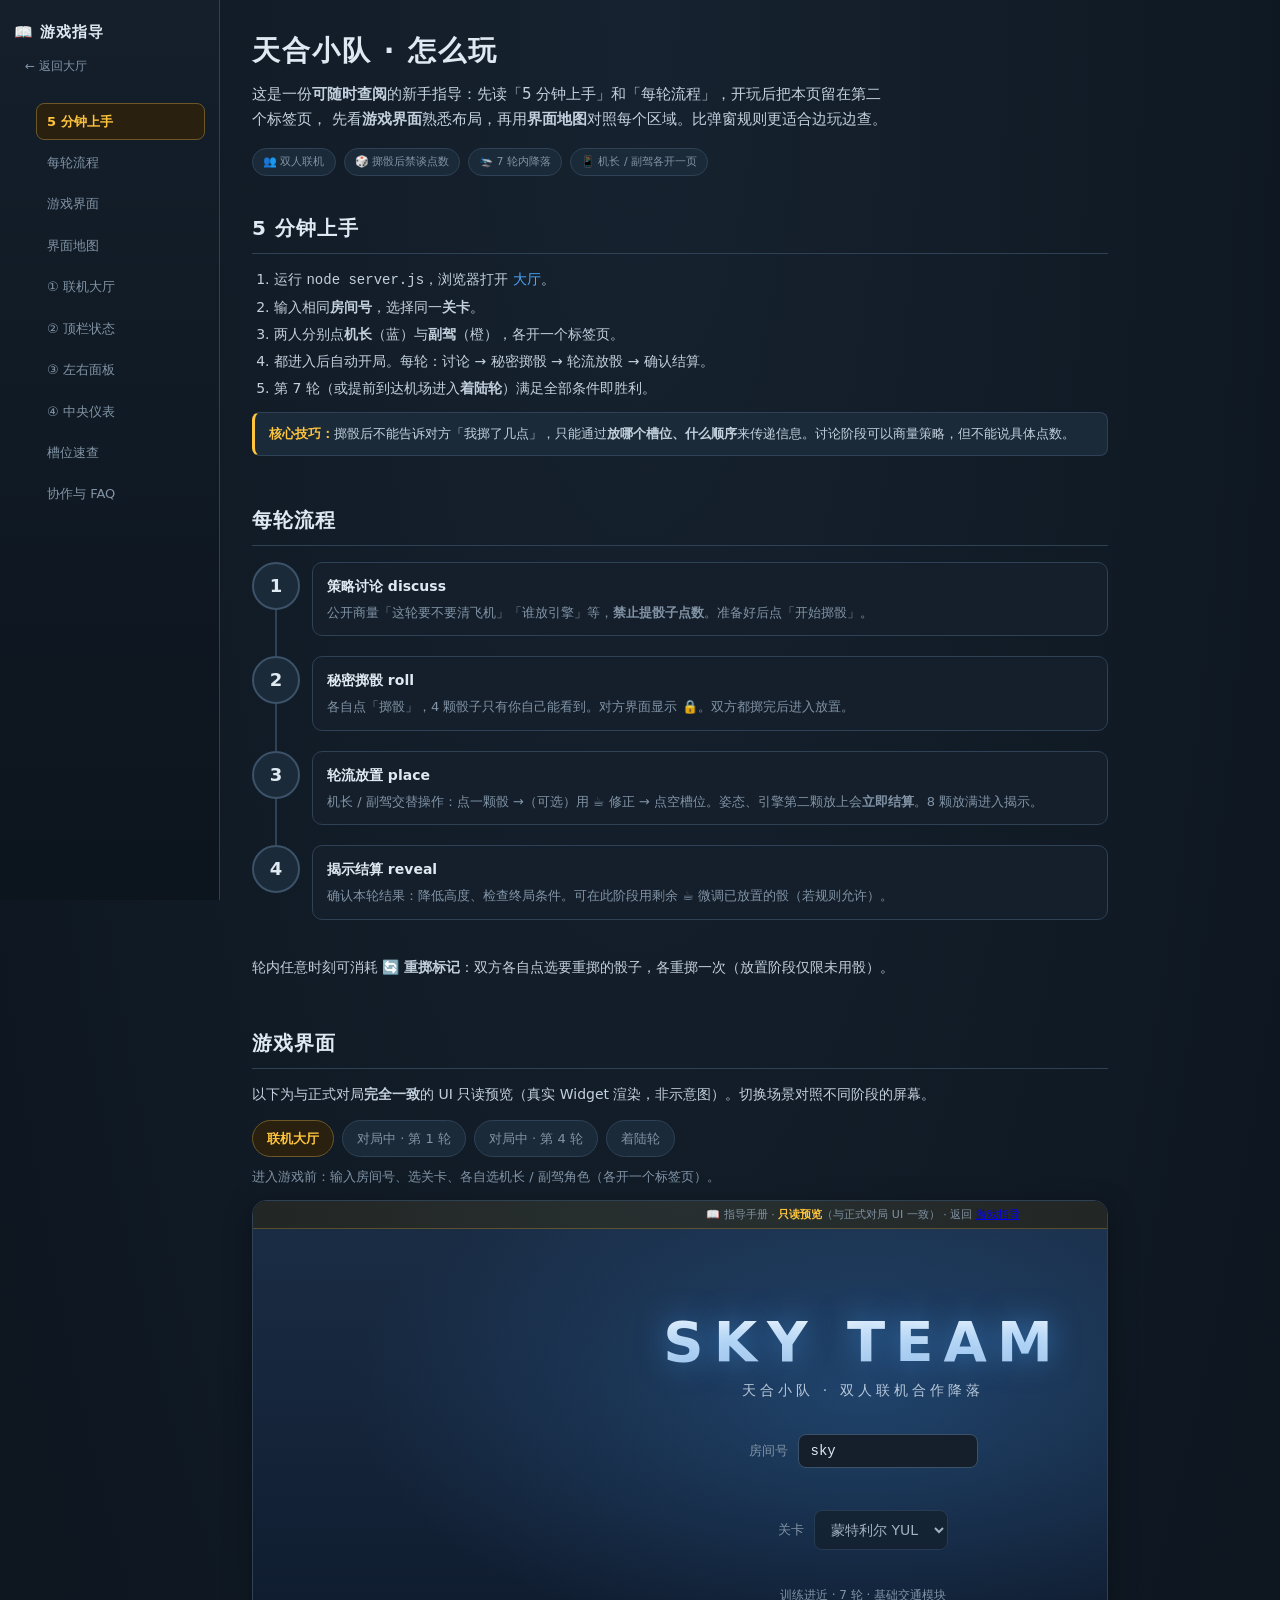
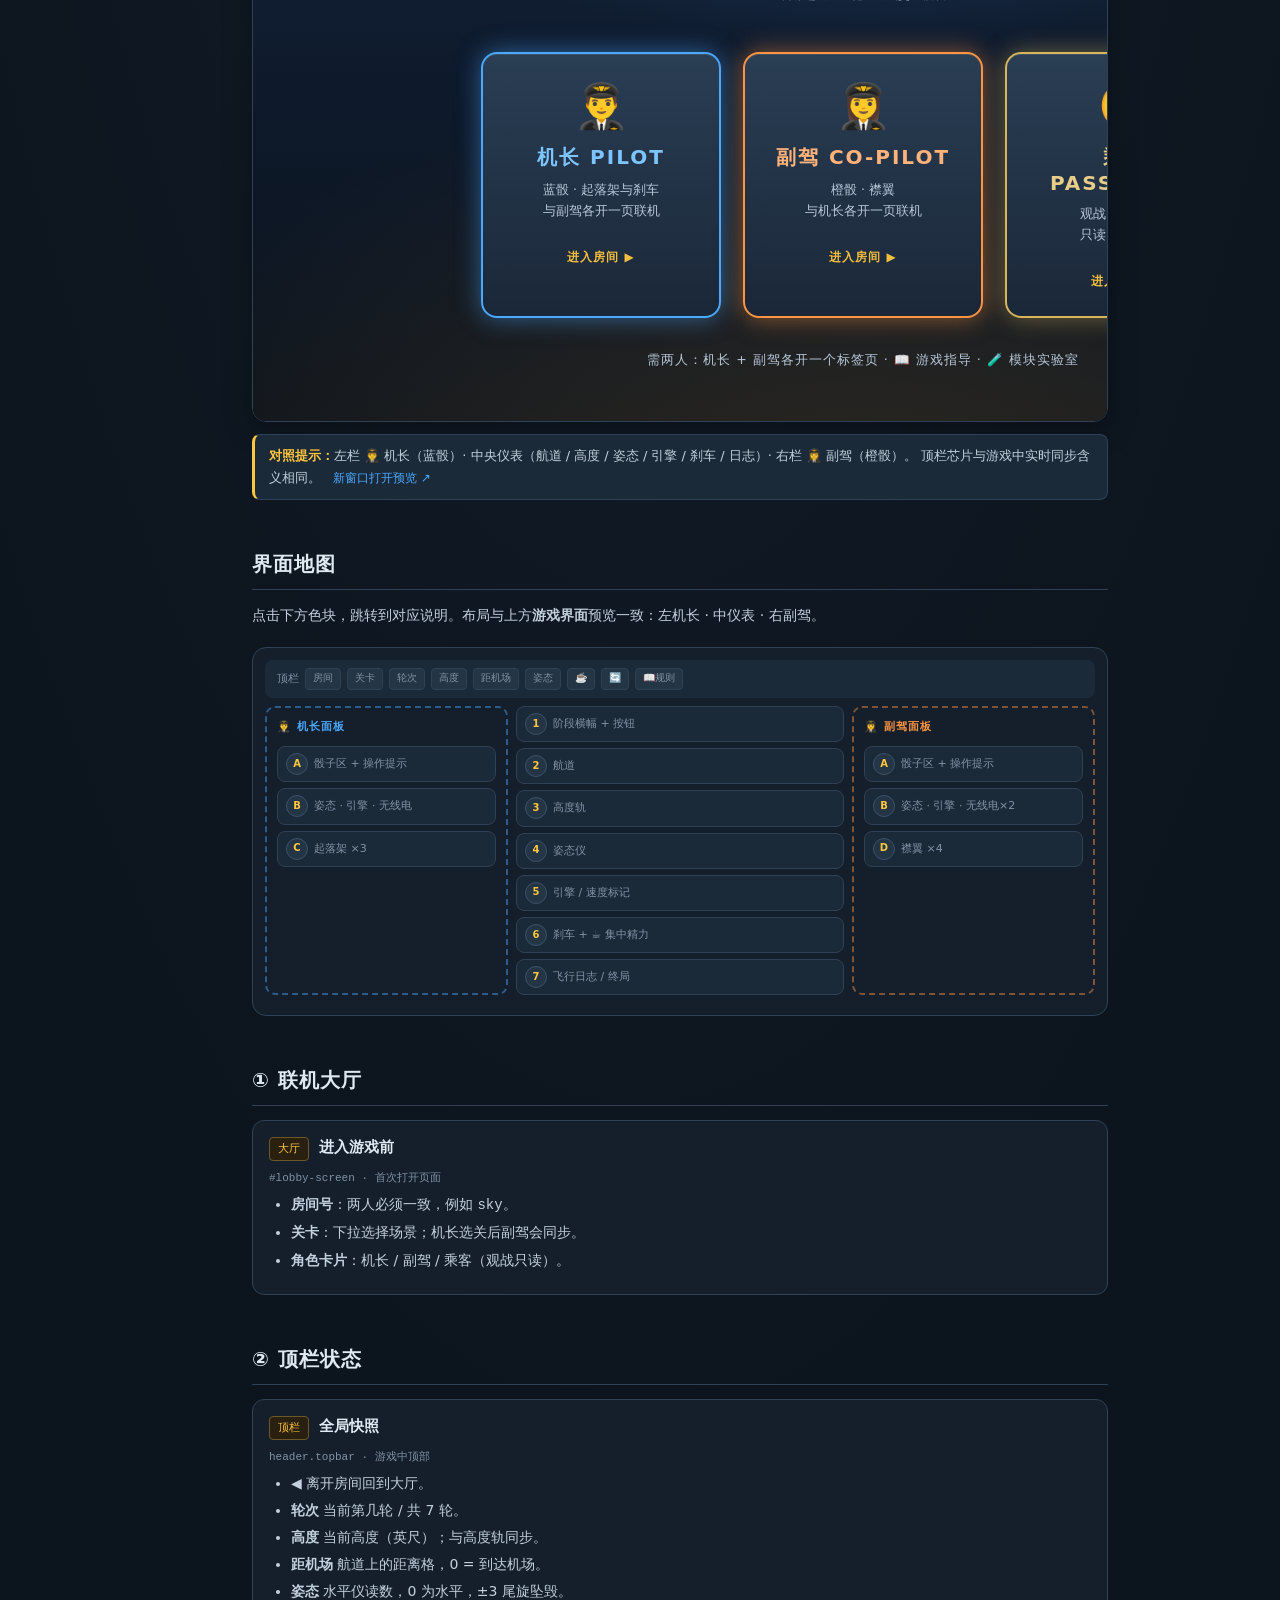
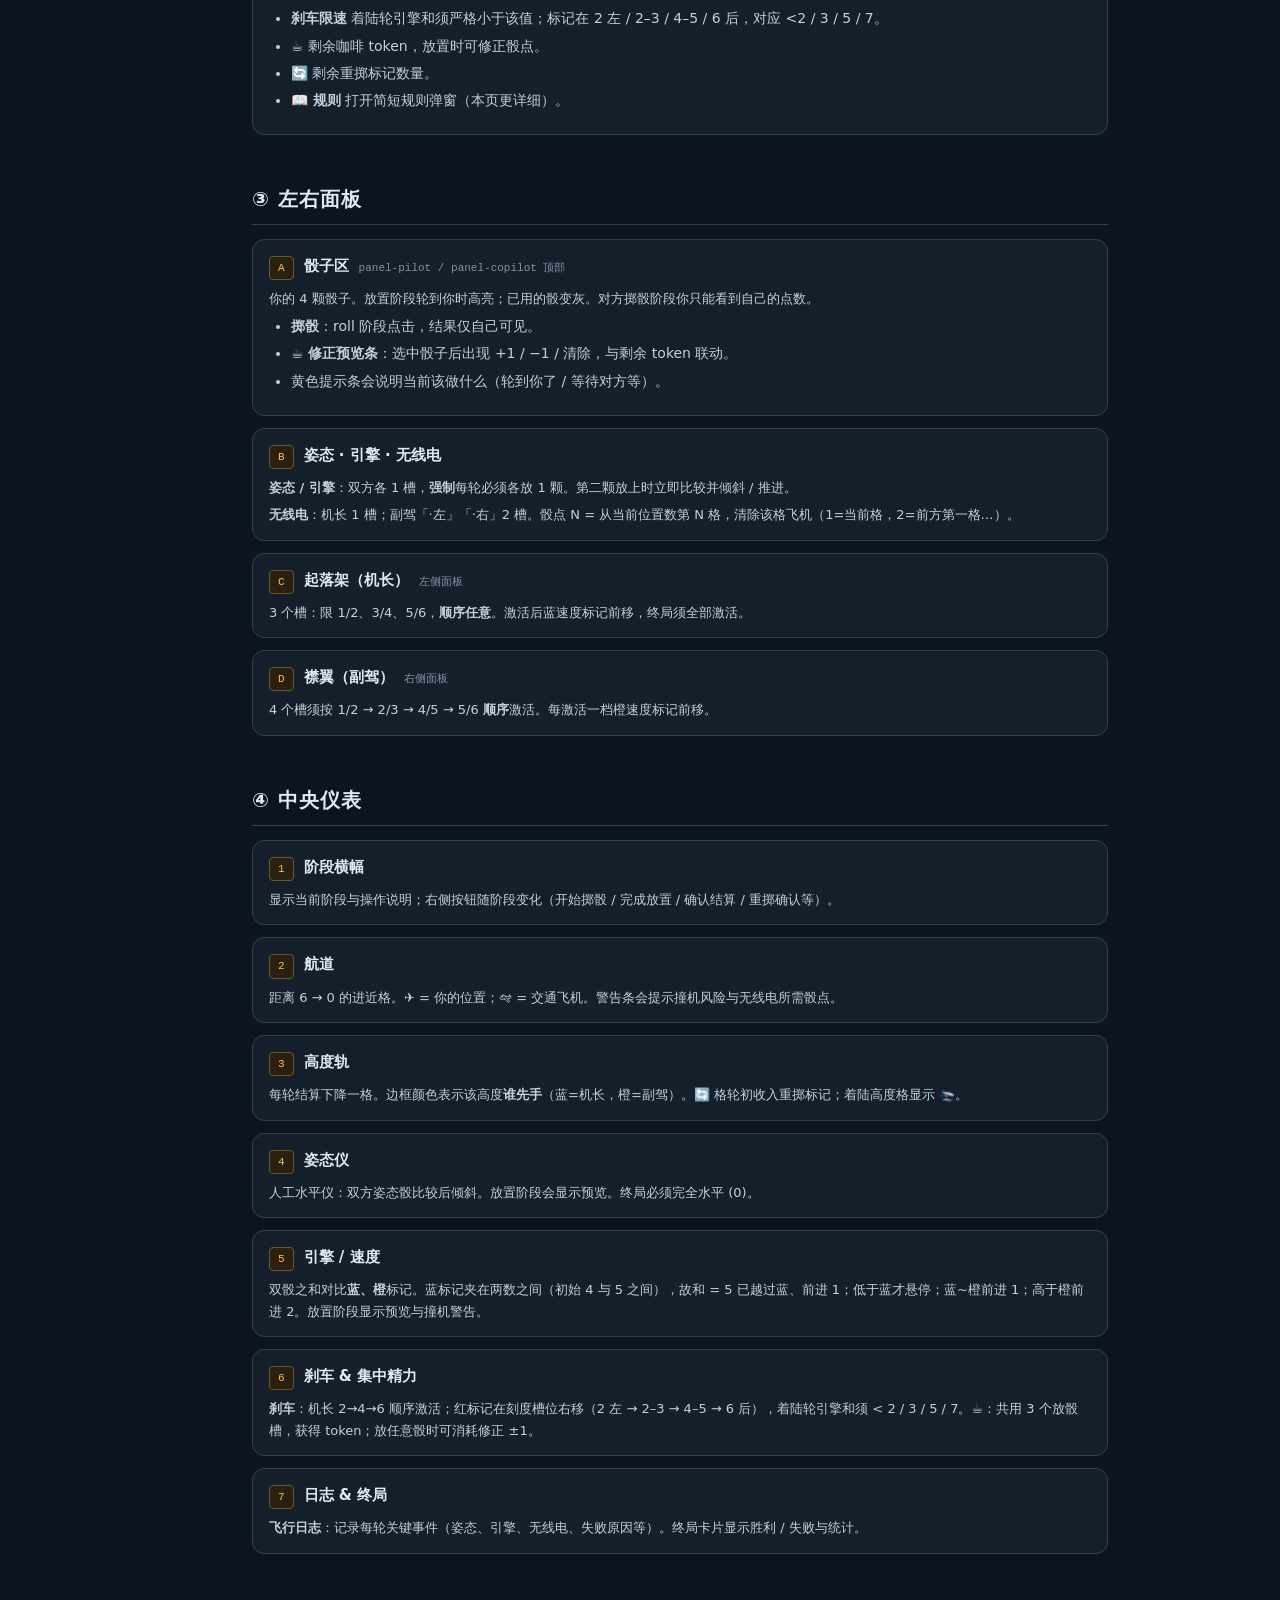
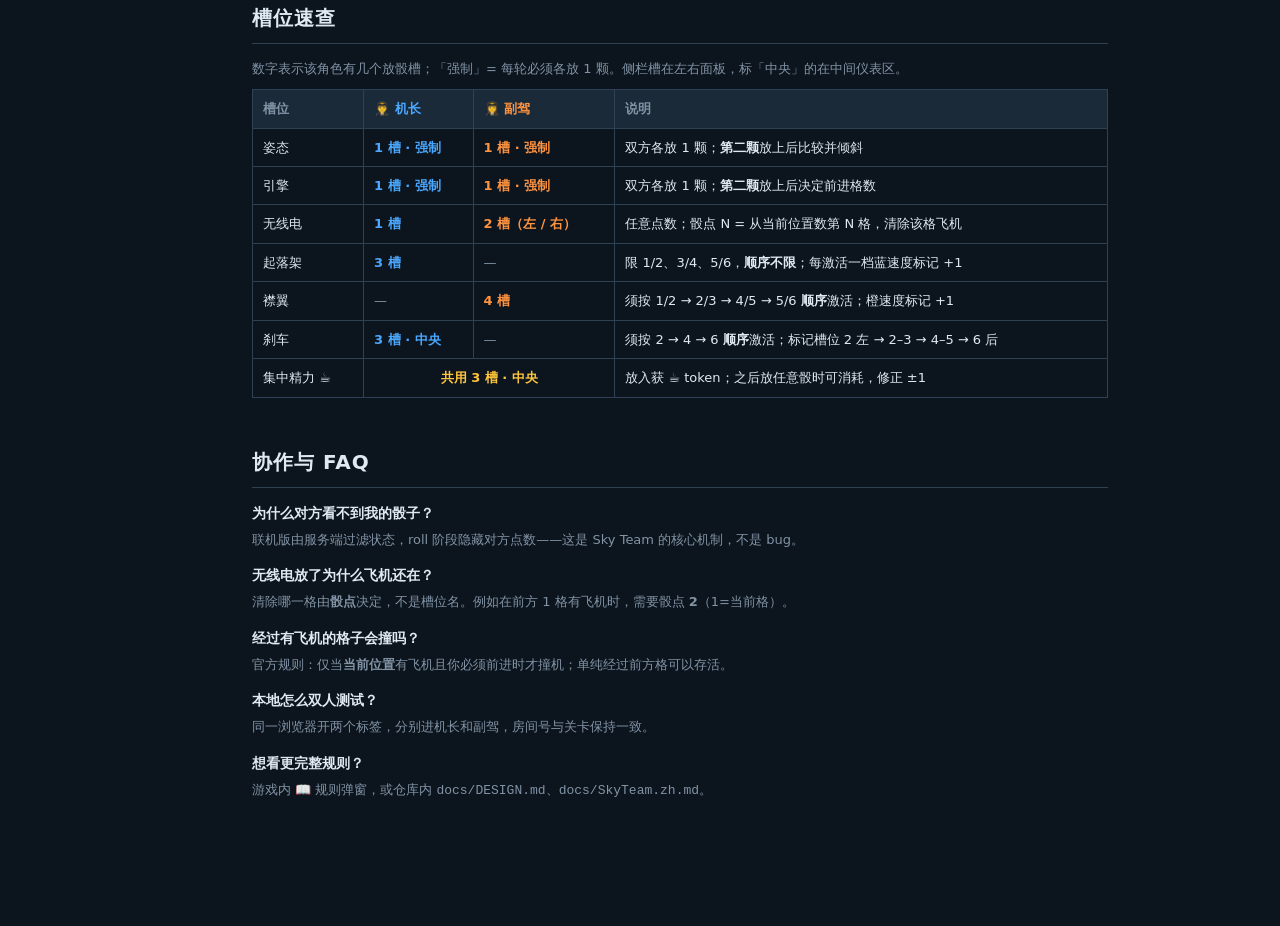
<file: guide.html>
<!DOCTYPE html>
<html lang="zh-CN">
<head>
<meta charset="UTF-8">
<meta name="viewport" content="width=device-width, initial-scale=1.0">
<title>游戏指导 · 天合小队 Sky Team</title>
<style>
  * { box-sizing: border-box; margin: 0; padding: 0; }
  :root {
    --bg0: #0c141d; --bg1: #141f2b; --bg2: #1b2a39; --bg3: #243545;
    --edge: #2e4155; --edge-hi: #3c5269; --text: #dfe9f2; --dim: #8193a5;
    --blue: #4aa8ff; --orange: #ff9440; --green: #3ddc84; --amber: #ffc53d; --red: #ff5a5a;
    --mono: "SF Mono", Menlo, Consolas, monospace;
    --nav-w: 220px;
  }
  html { scroll-behavior: smooth; }
  body {
    font-family: system-ui, -apple-system, "PingFang SC", "Microsoft YaHei", sans-serif;
    background: radial-gradient(120% 90% at 50% 0%, #16222f 0%, var(--bg0) 60%);
    color: var(--text); line-height: 1.65; font-size: 14px;
  }
  a { color: var(--blue); text-decoration: none; }
  a:hover { text-decoration: underline; }

  .layout { display: flex; min-height: 100vh; }
  nav.guide-nav {
    position: sticky; top: 0; width: var(--nav-w); height: 100vh; flex-shrink: 0;
    padding: 20px 14px; border-right: 1px solid var(--edge);
    background: linear-gradient(180deg, var(--bg1), var(--bg0)); overflow-y: auto;
  }
  nav.guide-nav h1 { font-size: 15px; letter-spacing: 1px; margin-bottom: 4px; }
  nav.guide-nav .back { font-size: 12px; color: var(--dim); display: block; margin-bottom: 18px; }
  nav.guide-nav ul { list-style: none; }
  nav.guide-nav li { margin-bottom: 2px; }
  nav.guide-nav a {
    display: block; padding: 7px 10px; border-radius: 8px; font-size: 13px; color: var(--dim);
    text-decoration: none; border: 1px solid transparent;
  }
  nav.guide-nav a:hover { color: var(--text); background: var(--bg2); }
  nav.guide-nav a.active { color: var(--amber); border-color: #6b5826; background: #2a2010; font-weight: 600; }

  main { flex: 1; max-width: 920px; padding: 28px 32px 80px; }
  .hero { margin-bottom: 36px; }
  .hero h2 { font-size: 28px; letter-spacing: 2px; margin-bottom: 8px; }
  .hero .lead { color: #c3d0dd; font-size: 15px; max-width: 640px; }
  .pill-row { display: flex; flex-wrap: wrap; gap: 8px; margin-top: 16px; }
  .pill {
    font-size: 11px; padding: 4px 10px; border-radius: 999px;
    background: var(--bg2); border: 1px solid var(--edge); color: var(--dim);
  }

  section { margin-bottom: 48px; scroll-margin-top: 20px; }
  section > h2 {
    font-size: 20px; margin-bottom: 14px; padding-bottom: 8px;
    border-bottom: 1px solid var(--edge); letter-spacing: 1px;
  }
  section > h3 { font-size: 15px; color: var(--blue); margin: 20px 0 8px; }
  p, li { color: #c3d0dd; font-size: 14px; }
  ul, ol { padding-left: 22px; margin: 8px 0; }
  li { margin: 4px 0; }
  .note {
    background: var(--bg2); border: 1px solid var(--edge); border-left: 3px solid var(--amber);
    border-radius: 8px; padding: 10px 14px; margin: 12px 0; font-size: 13px; color: #c3d0dd;
  }
  .note strong { color: var(--amber); }

  /* 流程时间线 */
  .timeline { display: flex; flex-direction: column; gap: 0; margin: 16px 0; }
  .tl-step {
    display: grid; grid-template-columns: 48px 1fr; gap: 12px; position: relative;
    padding-bottom: 20px;
  }
  .tl-step:not(:last-child)::before {
    content: ""; position: absolute; left: 23px; top: 36px; bottom: 0; width: 2px; background: var(--edge);
  }
  .tl-num {
    width: 48px; height: 48px; border-radius: 50%; display: flex; align-items: center; justify-content: center;
    font-weight: 800; font-size: 18px; background: var(--bg2); border: 2px solid var(--edge-hi);
    z-index: 1;
  }
  .tl-body { background: var(--bg1); border: 1px solid var(--edge); border-radius: 10px; padding: 12px 14px; }
  .tl-body h4 { font-size: 14px; margin-bottom: 4px; }
  .tl-body p { font-size: 13px; color: var(--dim); margin: 0; }

  /* 界面地图 */
  .cockpit-map {
    display: grid; grid-template-columns: 1fr 1.35fr 1fr; grid-template-rows: auto 1fr auto;
    gap: 8px; margin: 20px 0; padding: 12px; background: var(--bg1);
    border: 1px solid var(--edge); border-radius: 14px;
  }
  .map-topbar {
    grid-column: 1 / -1; padding: 8px 12px; background: var(--bg2); border-radius: 8px;
    font-size: 11px; color: var(--dim); display: flex; flex-wrap: wrap; gap: 6px; align-items: center;
  }
  .map-chip { background: var(--bg3); border: 1px solid var(--edge); border-radius: 4px; padding: 2px 7px; font-family: var(--mono); font-size: 10px; }
  .map-panel {
    border: 2px dashed var(--edge); border-radius: 10px; padding: 10px; min-height: 200px;
    display: flex; flex-direction: column; gap: 6px;
  }
  .map-panel.pilot { border-color: rgba(74,168,255,.45); }
  .map-panel.copilot { border-color: rgba(255,148,64,.45); }
  .map-panel .label { font-size: 11px; font-weight: 700; letter-spacing: 1px; margin-bottom: 4px; }
  .map-panel.pilot .label { color: var(--blue); }
  .map-panel.copilot .label { color: var(--orange); }
  .map-center { display: flex; flex-direction: column; gap: 6px; }
  .map-block {
    position: relative; padding: 8px 10px 8px 36px; background: var(--bg2); border: 1px solid var(--edge);
    border-radius: 8px; font-size: 11px; color: var(--dim); cursor: pointer; transition: border-color .15s, background .15s;
  }
  .map-block:hover, .map-block.highlight { border-color: var(--amber); background: #2a2010; color: var(--text); }
  .map-block .n {
    position: absolute; left: 8px; top: 50%; transform: translateY(-50%);
    width: 22px; height: 22px; border-radius: 50%; background: var(--bg3); border: 1px solid var(--edge-hi);
    display: flex; align-items: center; justify-content: center; font-size: 10px; font-weight: 800; color: var(--amber);
  }

  /* 组件卡片 */
  .comp-grid { display: grid; gap: 12px; }
  .comp-card {
    background: var(--bg1); border: 1px solid var(--edge); border-radius: 12px; padding: 14px 16px;
    scroll-margin-top: 24px; transition: border-color .2s, box-shadow .2s;
  }
  .comp-card.highlight { border-color: var(--amber); box-shadow: 0 0 0 1px rgba(255,197,61,.25); }
  .comp-card .head { display: flex; align-items: baseline; gap: 10px; margin-bottom: 8px; flex-wrap: wrap; }
  .comp-card .num {
    font-family: var(--mono); font-size: 11px; color: var(--amber); background: #2a2010;
    padding: 2px 8px; border-radius: 4px; border: 1px solid #6b5826;
  }
  .comp-card h4 { font-size: 15px; }
  .comp-card .where { font-size: 11px; color: var(--dim); font-family: var(--mono); }
  .comp-card p { font-size: 13px; margin: 6px 0 0; }
  .comp-card ul { margin-top: 6px; font-size: 13px; }

  table.slot-table {
    width: 100%; border-collapse: collapse; font-size: 13px; margin-top: 10px;
  }
  table.slot-table th, table.slot-table td {
    border: 1px solid var(--edge); padding: 8px 10px; text-align: left;
  }
  table.slot-table th { background: var(--bg2); color: var(--dim); font-weight: 600; }
  table.slot-table th.th-pilot { color: var(--blue); }
  table.slot-table th.th-copilot { color: var(--orange); }
  table.slot-table td { vertical-align: top; }
  table.slot-table .p { color: var(--blue); font-weight: 600; }
  table.slot-table .c { color: var(--orange); font-weight: 600; }
  table.slot-table .muted { color: var(--dim); }
  table.slot-table .shared { text-align: center; color: var(--amber); font-weight: 600; }
  .slot-intro { font-size: 13px; color: var(--dim); margin-bottom: 4px; }

  .faq dt { font-weight: 700; color: var(--text); margin-top: 14px; font-size: 14px; }
  .faq dd { color: var(--dim); font-size: 13px; margin: 4px 0 0 0; padding-left: 0; }

  /* 游戏界面预览 */
  .ui-tabs {
    display: flex; flex-wrap: wrap; gap: 8px; margin: 14px 0 10px;
  }
  .ui-tab {
    font: inherit; font-size: 13px; padding: 7px 14px; border-radius: 999px;
    border: 1px solid var(--edge); background: var(--bg2); color: var(--dim); cursor: pointer;
    transition: border-color .15s, color .15s, background .15s;
  }
  .ui-tab:hover { color: var(--text); border-color: var(--edge-hi); }
  .ui-tab.active {
    color: var(--amber); border-color: #6b5826; background: #2a2010; font-weight: 600;
  }
  .ui-preview-frame-wrap {
    border: 1px solid var(--edge); border-radius: 14px; overflow: hidden;
    background: var(--bg0); margin: 12px 0 8px; box-shadow: 0 8px 28px rgba(0,0,0,.35);
  }
  .ui-preview-frame-wrap iframe {
    display: block; width: 100%; height: 820px; border: none; background: var(--bg0);
  }
  .ui-scene-desc {
    font-size: 13px; color: var(--dim); margin-bottom: 4px; line-height: 1.6;
  }
  .ui-open-link { font-size: 12px; margin-left: 8px; }

  @media (max-width: 900px) {
    .layout { flex-direction: column; }
    nav.guide-nav { position: relative; width: 100%; height: auto; border-right: none; border-bottom: 1px solid var(--edge); }
    main { padding: 20px 16px 60px; }
    .cockpit-map { grid-template-columns: 1fr; }
    .map-topbar { grid-column: 1; }
    .ui-preview-frame-wrap { overflow-x: auto; }
    .ui-preview-frame-wrap iframe { width: 1220px; max-width: none; }
  }
</style>
</head>
<body>
<div class="layout">
  <nav class="guide-nav" aria-label="指导目录">
    <h1>📖 游戏指导</h1>
    <a class="back" href="/">← 返回大厅</a>
    <ul>
      <li><a href="#start" data-nav="start">5 分钟上手</a></li>
      <li><a href="#flow" data-nav="flow">每轮流程</a></li>
      <li><a href="#ui" data-nav="ui">游戏界面</a></li>
      <li><a href="#map" data-nav="map">界面地图</a></li>
      <li><a href="#lobby" data-nav="lobby">① 联机大厅</a></li>
      <li><a href="#topbar" data-nav="topbar">② 顶栏状态</a></li>
      <li><a href="#panels" data-nav="panels">③ 左右面板</a></li>
      <li><a href="#center" data-nav="center">④ 中央仪表</a></li>
      <li><a href="#slots" data-nav="slots">槽位速查</a></li>
      <li><a href="#tips" data-nav="tips">协作与 FAQ</a></li>
    </ul>
  </nav>

  <main>
    <div class="hero">
      <h2>天合小队 · 怎么玩</h2>
      <p class="lead">
        这是一份<b>可随时查阅</b>的新手指导：先读「5 分钟上手」和「每轮流程」，开玩后把本页留在第二个标签页，
        先看<b>游戏界面</b>熟悉布局，再用<b>界面地图</b>对照每个区域。比弹窗规则更适合边玩边查。
      </p>
      <div class="pill-row">
        <span class="pill">👥 双人联机</span>
        <span class="pill">🎲 掷骰后禁谈点数</span>
        <span class="pill">🛬 7 轮内降落</span>
        <span class="pill">📱 机长 / 副驾各开一页</span>
      </div>
    </div>

    <section id="start">
      <h2>5 分钟上手</h2>
      <ol>
        <li>运行 <code>node server.js</code>，浏览器打开 <a href="/">大厅</a>。</li>
        <li>输入相同<b>房间号</b>，选择同一<b>关卡</b>。</li>
        <li>两人分别点<b>机长</b>（蓝）与<b>副驾</b>（橙），各开一个标签页。</li>
        <li>都进入后自动开局。每轮：讨论 → 秘密掷骰 → 轮流放骰 → 确认结算。</li>
        <li>第 7 轮（或提前到达机场进入<b>着陆轮</b>）满足全部条件即胜利。</li>
      </ol>
      <div class="note"><strong>核心技巧：</strong>掷骰后不能告诉对方「我掷了几点」，只能通过<b>放哪个槽位、什么顺序</b>来传递信息。讨论阶段可以商量策略，但不能说具体点数。</div>
    </section>

    <section id="flow">
      <h2>每轮流程</h2>
      <div class="timeline">
        <div class="tl-step">
          <div class="tl-num">1</div>
          <div class="tl-body"><h4>策略讨论 discuss</h4><p>公开商量「这轮要不要清飞机」「谁放引擎」等，<b>禁止提骰子点数</b>。准备好后点「开始掷骰」。</p></div>
        </div>
        <div class="tl-step">
          <div class="tl-num">2</div>
          <div class="tl-body"><h4>秘密掷骰 roll</h4><p>各自点「掷骰」，4 颗骰子只有你自己能看到。对方界面显示 🔒。双方都掷完后进入放置。</p></div>
        </div>
        <div class="tl-step">
          <div class="tl-num">3</div>
          <div class="tl-body"><h4>轮流放置 place</h4><p>机长 / 副驾交替操作：点一颗骰 →（可选）用 ☕ 修正 → 点空槽位。姿态、引擎第二颗放上会<b>立即结算</b>。8 颗放满进入揭示。</p></div>
        </div>
        <div class="tl-step">
          <div class="tl-num">4</div>
          <div class="tl-body"><h4>揭示结算 reveal</h4><p>确认本轮结果：降低高度、检查终局条件。可在此阶段用剩余 ☕ 微调已放置的骰（若规则允许）。</p></div>
        </div>
      </div>
      <p>轮内任意时刻可消耗 🔄 <b>重掷标记</b>：双方各自点选要重掷的骰子，各重掷一次（放置阶段仅限未用骰）。</p>
    </section>

    <section id="ui">
      <h2>游戏界面</h2>
      <p>以下为与正式对局<b>完全一致</b>的 UI 只读预览（真实 Widget 渲染，非示意图）。切换场景对照不同阶段的屏幕。</p>
      <div class="ui-tabs" role="tablist" aria-label="界面场景">
        <button type="button" class="ui-tab active" data-scene="lobby" role="tab" aria-selected="true">联机大厅</button>
        <button type="button" class="ui-tab" data-scene="round1" role="tab">对局中 · 第 1 轮</button>
        <button type="button" class="ui-tab" data-scene="game" role="tab">对局中 · 第 4 轮</button>
        <button type="button" class="ui-tab" data-scene="landing" role="tab">着陆轮</button>
      </div>
      <p class="ui-scene-desc" id="ui-scene-desc">进入游戏前：输入房间号、选关卡、各自选机长 / 副驾角色（各开一个标签页）。</p>
      <div class="ui-preview-frame-wrap">
        <iframe id="guide-ui-frame" title="Sky Team 游戏界面预览" src="/guide-preview.html?scene=lobby" loading="lazy"></iframe>
      </div>
      <div class="note">
        <strong>对照提示：</strong>左栏 👨‍✈️ 机长（蓝骰）· 中央仪表（航道 / 高度 / 姿态 / 引擎 / 刹车 / 日志）· 右栏 👩‍✈️ 副驾（橙骰）。
        顶栏芯片与游戏中实时同步含义相同。
        <a class="ui-open-link" href="/guide-preview.html?scene=game" target="_blank" rel="noopener">新窗口打开预览 ↗</a>
      </div>
    </section>

    <section id="map">
      <h2>界面地图</h2>
      <p>点击下方色块，跳转到对应说明。布局与上方<b>游戏界面</b>预览一致：左机长 · 中仪表 · 右副驾。</p>
      <div class="cockpit-map" id="cockpit-map">
        <div class="map-topbar">
          <span>顶栏</span>
          <span class="map-chip">房间</span><span class="map-chip">关卡</span><span class="map-chip">轮次</span>
          <span class="map-chip">高度</span><span class="map-chip">距机场</span><span class="map-chip">姿态</span>
          <span class="map-chip">☕</span><span class="map-chip">🔄</span>
          <span class="map-chip">📖规则</span>
        </div>
        <div class="map-panel pilot">
          <div class="label">👨‍✈️ 机长面板</div>
          <div class="map-block" data-target="comp-dice"><span class="n">A</span>骰子区 + 操作提示</div>
          <div class="map-block" data-target="comp-axis"><span class="n">B</span>姿态 · 引擎 · 无线电</div>
          <div class="map-block" data-target="comp-gear"><span class="n">C</span>起落架 ×3</div>
        </div>
        <div class="map-center">
          <div class="map-block" data-target="comp-phase"><span class="n">1</span>阶段横幅 + 按钮</div>
          <div class="map-block" data-target="comp-approach"><span class="n">2</span>航道</div>
          <div class="map-block" data-target="comp-altitude"><span class="n">3</span>高度轨</div>
          <div class="map-block" data-target="comp-attitude"><span class="n">4</span>姿态仪</div>
          <div class="map-block" data-target="comp-engine"><span class="n">5</span>引擎 / 速度标记</div>
          <div class="map-block" data-target="comp-brakes"><span class="n">6</span>刹车 + ☕ 集中精力</div>
          <div class="map-block" data-target="comp-log"><span class="n">7</span>飞行日志 / 终局</div>
        </div>
        <div class="map-panel copilot">
          <div class="label">👩‍✈️ 副驾面板</div>
          <div class="map-block" data-target="comp-dice"><span class="n">A</span>骰子区 + 操作提示</div>
          <div class="map-block" data-target="comp-axis"><span class="n">B</span>姿态 · 引擎 · 无线电×2</div>
          <div class="map-block" data-target="comp-flaps"><span class="n">D</span>襟翼 ×4</div>
        </div>
      </div>
    </section>

    <section id="lobby">
      <h2>① 联机大厅</h2>
      <div class="comp-grid">
        <article class="comp-card" id="comp-lobby">
          <div class="head"><span class="num">大厅</span><h4>进入游戏前</h4></div>
          <p class="where">#lobby-screen · 首次打开页面</p>
          <ul>
            <li><b>房间号</b>：两人必须一致，例如 <code>sky</code>。</li>
            <li><b>关卡</b>：下拉选择场景；机长选关后副驾会同步。</li>
            <li><b>角色卡片</b>：机长 / 副驾 / 乘客（观战只读）。</li>
          </ul>
        </article>
      </div>
    </section>

    <section id="topbar">
      <h2>② 顶栏状态</h2>
      <div class="comp-grid">
        <article class="comp-card" id="comp-topbar">
          <div class="head"><span class="num">顶栏</span><h4>全局快照</h4></div>
          <p class="where">header.topbar · 游戏中顶部</p>
          <ul>
            <li><b>◀</b> 离开房间回到大厅。</li>
            <li><b>轮次</b> 当前第几轮 / 共 7 轮。</li>
            <li><b>高度</b> 当前高度（英尺）；与高度轨同步。</li>
            <li><b>距机场</b> 航道上的距离格，0 = 到达机场。</li>
            <li><b>姿态</b> 水平仪读数，0 为水平，±3 尾旋坠毁。</li>
            <li><b>刹车限速</b> 着陆轮引擎和须严格小于该值；标记在 2 左 / 2–3 / 4–5 / 6 后，对应 &lt;2 / 3 / 5 / 7。</li>
            <li><b>☕</b> 剩余咖啡 token，放置时可修正骰点。</li>
            <li><b>🔄</b> 剩余重掷标记数量。</li>
            <li><b>📖 规则</b> 打开简短规则弹窗（本页更详细）。</li>
          </ul>
        </article>
      </div>
    </section>

    <section id="panels">
      <h2>③ 左右面板</h2>
      <div class="comp-grid">
        <article class="comp-card" id="comp-dice">
          <div class="head"><span class="num">A</span><h4>骰子区</h4><span class="where">panel-pilot / panel-copilot 顶部</span></div>
          <p>你的 4 颗骰子。放置阶段轮到你时高亮；已用的骰变灰。对方掷骰阶段你只能看到自己的点数。</p>
          <ul>
            <li><b>掷骰</b>：roll 阶段点击，结果仅自己可见。</li>
            <li><b>☕ 修正预览条</b>：选中骰子后出现 +1 / −1 / 清除，与剩余 token 联动。</li>
            <li>黄色提示条会说明当前该做什么（轮到你了 / 等待对方等）。</li>
          </ul>
        </article>
        <article class="comp-card" id="comp-axis">
          <div class="head"><span class="num">B</span><h4>姿态 · 引擎 · 无线电</h4></div>
          <p><b>姿态 / 引擎</b>：双方各 1 槽，<b>强制</b>每轮必须各放 1 颗。第二颗放上时立即比较并倾斜 / 推进。</p>
          <p><b>无线电</b>：机长 1 槽；副驾「·左」「·右」2 槽。骰点 N = 从当前位置数第 N 格，清除该格飞机（1=当前格，2=前方第一格…）。</p>
        </article>
        <article class="comp-card" id="comp-gear">
          <div class="head"><span class="num">C</span><h4>起落架（机长）</h4><span class="where">左侧面板</span></div>
          <p>3 个槽：限 1/2、3/4、5/6，<b>顺序任意</b>。激活后蓝速度标记前移，终局须全部激活。</p>
        </article>
        <article class="comp-card" id="comp-flaps">
          <div class="head"><span class="num">D</span><h4>襟翼（副驾）</h4><span class="where">右侧面板</span></div>
          <p>4 个槽须按 1/2 → 2/3 → 4/5 → 5/6 <b>顺序</b>激活。每激活一档橙速度标记前移。</p>
        </article>
      </div>
    </section>

    <section id="center">
      <h2>④ 中央仪表</h2>
      <div class="comp-grid">
        <article class="comp-card" id="comp-phase">
          <div class="head"><span class="num">1</span><h4>阶段横幅</h4></div>
          <p>显示当前阶段与操作说明；右侧按钮随阶段变化（开始掷骰 / 完成放置 / 确认结算 / 重掷确认等）。</p>
        </article>
        <article class="comp-card" id="comp-approach">
          <div class="head"><span class="num">2</span><h4>航道</h4></div>
          <p>距离 6 → 0 的进近格。✈️ = 你的位置；🛩 = 交通飞机。警告条会提示撞机风险与无线电所需骰点。</p>
        </article>
        <article class="comp-card" id="comp-altitude">
          <div class="head"><span class="num">3</span><h4>高度轨</h4></div>
          <p>每轮结算下降一格。边框颜色表示该高度<b>谁先手</b>（蓝=机长，橙=副驾）。🔄 格轮初收入重掷标记；着陆高度格显示 🛬。</p>
        </article>
        <article class="comp-card" id="comp-attitude">
          <div class="head"><span class="num">4</span><h4>姿态仪</h4></div>
          <p>人工水平仪：双方姿态骰比较后倾斜。放置阶段会显示预览。终局必须完全水平 (0)。</p>
        </article>
        <article class="comp-card" id="comp-engine">
          <div class="head"><span class="num">5</span><h4>引擎 / 速度</h4></div>
          <p>双骰之和对比<b>蓝、橙</b>标记。蓝标记夹在两数之间（初始 4 与 5 之间），故和 = 5 已越过蓝、前进 1；低于蓝才悬停；蓝~橙前进 1；高于橙前进 2。放置阶段显示预览与撞机警告。</p>
        </article>
        <article class="comp-card" id="comp-brakes">
          <div class="head"><span class="num">6</span><h4>刹车 & 集中精力</h4></div>
          <p><b>刹车</b>：机长 2→4→6 顺序激活；红标记在刻度槽位右移（2 左 → 2–3 → 4–5 → 6 后），着陆轮引擎和须 &lt; 2 / 3 / 5 / 7。<b>☕</b>：共用 3 个放骰槽，获得 token；放任意骰时可消耗修正 ±1。</p>
        </article>
        <article class="comp-card" id="comp-log">
          <div class="head"><span class="num">7</span><h4>日志 & 终局</h4></div>
          <p><b>飞行日志</b>：记录每轮关键事件（姿态、引擎、无线电、失败原因等）。终局卡片显示胜利 / 失败与统计。</p>
        </article>
      </div>
    </section>

    <section id="slots">
      <h2>槽位速查</h2>
      <p class="slot-intro">数字表示该角色有几个放骰槽；「强制」= 每轮必须各放 1 颗。侧栏槽在左右面板，标「中央」的在中间仪表区。</p>
      <table class="slot-table">
        <thead>
          <tr>
            <th>槽位</th>
            <th class="th-pilot">👨‍✈️ 机长</th>
            <th class="th-copilot">👩‍✈️ 副驾</th>
            <th>说明</th>
          </tr>
        </thead>
        <tbody>
          <tr>
            <td>姿态</td>
            <td class="p">1 槽 · 强制</td>
            <td class="c">1 槽 · 强制</td>
            <td>双方各放 1 颗；<b>第二颗</b>放上后比较并倾斜</td>
          </tr>
          <tr>
            <td>引擎</td>
            <td class="p">1 槽 · 强制</td>
            <td class="c">1 槽 · 强制</td>
            <td>双方各放 1 颗；<b>第二颗</b>放上后决定前进格数</td>
          </tr>
          <tr>
            <td>无线电</td>
            <td class="p">1 槽</td>
            <td class="c">2 槽（左 / 右）</td>
            <td>任意点数；骰点 N = 从当前位置数第 N 格，清除该格飞机</td>
          </tr>
          <tr>
            <td>起落架</td>
            <td class="p">3 槽</td>
            <td class="muted">—</td>
            <td>限 1/2、3/4、5/6，<b>顺序不限</b>；每激活一档蓝速度标记 +1</td>
          </tr>
          <tr>
            <td>襟翼</td>
            <td class="muted">—</td>
            <td class="c">4 槽</td>
            <td>须按 1/2 → 2/3 → 4/5 → 5/6 <b>顺序</b>激活；橙速度标记 +1</td>
          </tr>
          <tr>
            <td>刹车</td>
            <td class="p">3 槽 · 中央</td>
            <td class="muted">—</td>
            <td>须按 2 → 4 → 6 <b>顺序</b>激活；标记槽位 2 左 → 2–3 → 4–5 → 6 后</td>
          </tr>
          <tr>
            <td>集中精力 ☕</td>
            <td colspan="2" class="shared">共用 3 槽 · 中央</td>
            <td>放入获 ☕ token；之后放任意骰时可消耗，修正 ±1</td>
          </tr>
        </tbody>
      </table>
    </section>

    <section id="tips">
      <h2>协作与 FAQ</h2>
      <dl class="faq">
        <dt>为什么对方看不到我的骰子？</dt>
        <dd>联机版由服务端过滤状态，roll 阶段隐藏对方点数——这是 Sky Team 的核心机制，不是 bug。</dd>
        <dt>无线电放了为什么飞机还在？</dt>
        <dd>清除哪一格由<b>骰点</b>决定，不是槽位名。例如在前方 1 格有飞机时，需要骰点 <b>2</b>（1=当前格）。</dd>
        <dt>经过有飞机的格子会撞吗？</dt>
        <dd>官方规则：仅当<b>当前位置</b>有飞机且你必须前进时才撞机；单纯经过前方格可以存活。</dd>
        <dt>本地怎么双人测试？</dt>
        <dd>同一浏览器开两个标签，分别进机长和副驾，房间号与关卡保持一致。</dd>
        <dt>想看更完整规则？</dt>
        <dd>游戏内 📖 规则弹窗，或仓库内 <code>docs/DESIGN.md</code>、<code>docs/SkyTeam.zh.md</code>。</dd>
      </dl>
    </section>
  </main>
</div>

<script>
(function () {
  var navLinks = document.querySelectorAll('nav.guide-nav a[data-nav]');
  var sections = [];
  navLinks.forEach(function (a) {
    var id = a.getAttribute('href').slice(1);
    var el = document.getElementById(id);
    if (el) sections.push({ id: id, el: el, link: a });
  });

  function onScroll() {
    var y = window.scrollY + 80;
    var current = sections[0];
    sections.forEach(function (s) {
      if (s.el.offsetTop <= y) current = s;
    });
    navLinks.forEach(function (a) { a.classList.remove('active'); });
    if (current) current.link.classList.add('active');
  }
  window.addEventListener('scroll', onScroll, { passive: true });
  onScroll();

  var sceneDesc = {
    lobby: '进入游戏前：输入房间号、选关卡、各自选机长 / 副驾角色（各开一个标签页）。',
    round1: '第 1 轮开局（place 阶段）：高度 6000ft、距机场 6；蓝标记在 4 与 5 之间，橙标记在 8 与 9 之间；尚未放置任何骰。',
    game: '对局中（place 阶段）：机长轮到自己，姿态已放、引擎待放；航道距 3、高度 3000ft，示例交通与槽位状态。',
    landing: '着陆轮 discuss 阶段：已到机场且高度 0；起落架 / 襟翼已满，刹车 2 档；下一轮须满足 A–D 胜利条件。'
  };
  var uiFrame = document.getElementById('guide-ui-frame');
  var uiDesc = document.getElementById('ui-scene-desc');
  var uiOpen = document.querySelector('.ui-open-link');
  document.querySelectorAll('.ui-tab[data-scene]').forEach(function (tab) {
    tab.addEventListener('click', function () {
      var scene = tab.getAttribute('data-scene');
      document.querySelectorAll('.ui-tab').forEach(function (t) {
        t.classList.toggle('active', t === tab);
        t.setAttribute('aria-selected', t === tab ? 'true' : 'false');
      });
      if (uiFrame) uiFrame.src = '/guide-preview.html?scene=' + scene;
      if (uiDesc && sceneDesc[scene]) uiDesc.textContent = sceneDesc[scene];
      if (uiOpen) uiOpen.href = '/guide-preview.html?scene=' + scene;
    });
  });

  document.querySelectorAll('.map-block[data-target]').forEach(function (block) {
    block.addEventListener('click', function () {
      var id = block.getAttribute('data-target');
      var target = document.getElementById(id);
      if (!target) return;
      document.querySelectorAll('.comp-card.highlight').forEach(function (c) { c.classList.remove('highlight'); });
      document.querySelectorAll('.map-block.highlight').forEach(function (b) { b.classList.remove('highlight'); });
      block.classList.add('highlight');
      target.classList.add('highlight');
      target.scrollIntoView({ behavior: 'smooth', block: 'center' });
    });
  });
})();
</script>
</body>
</html>
</file>
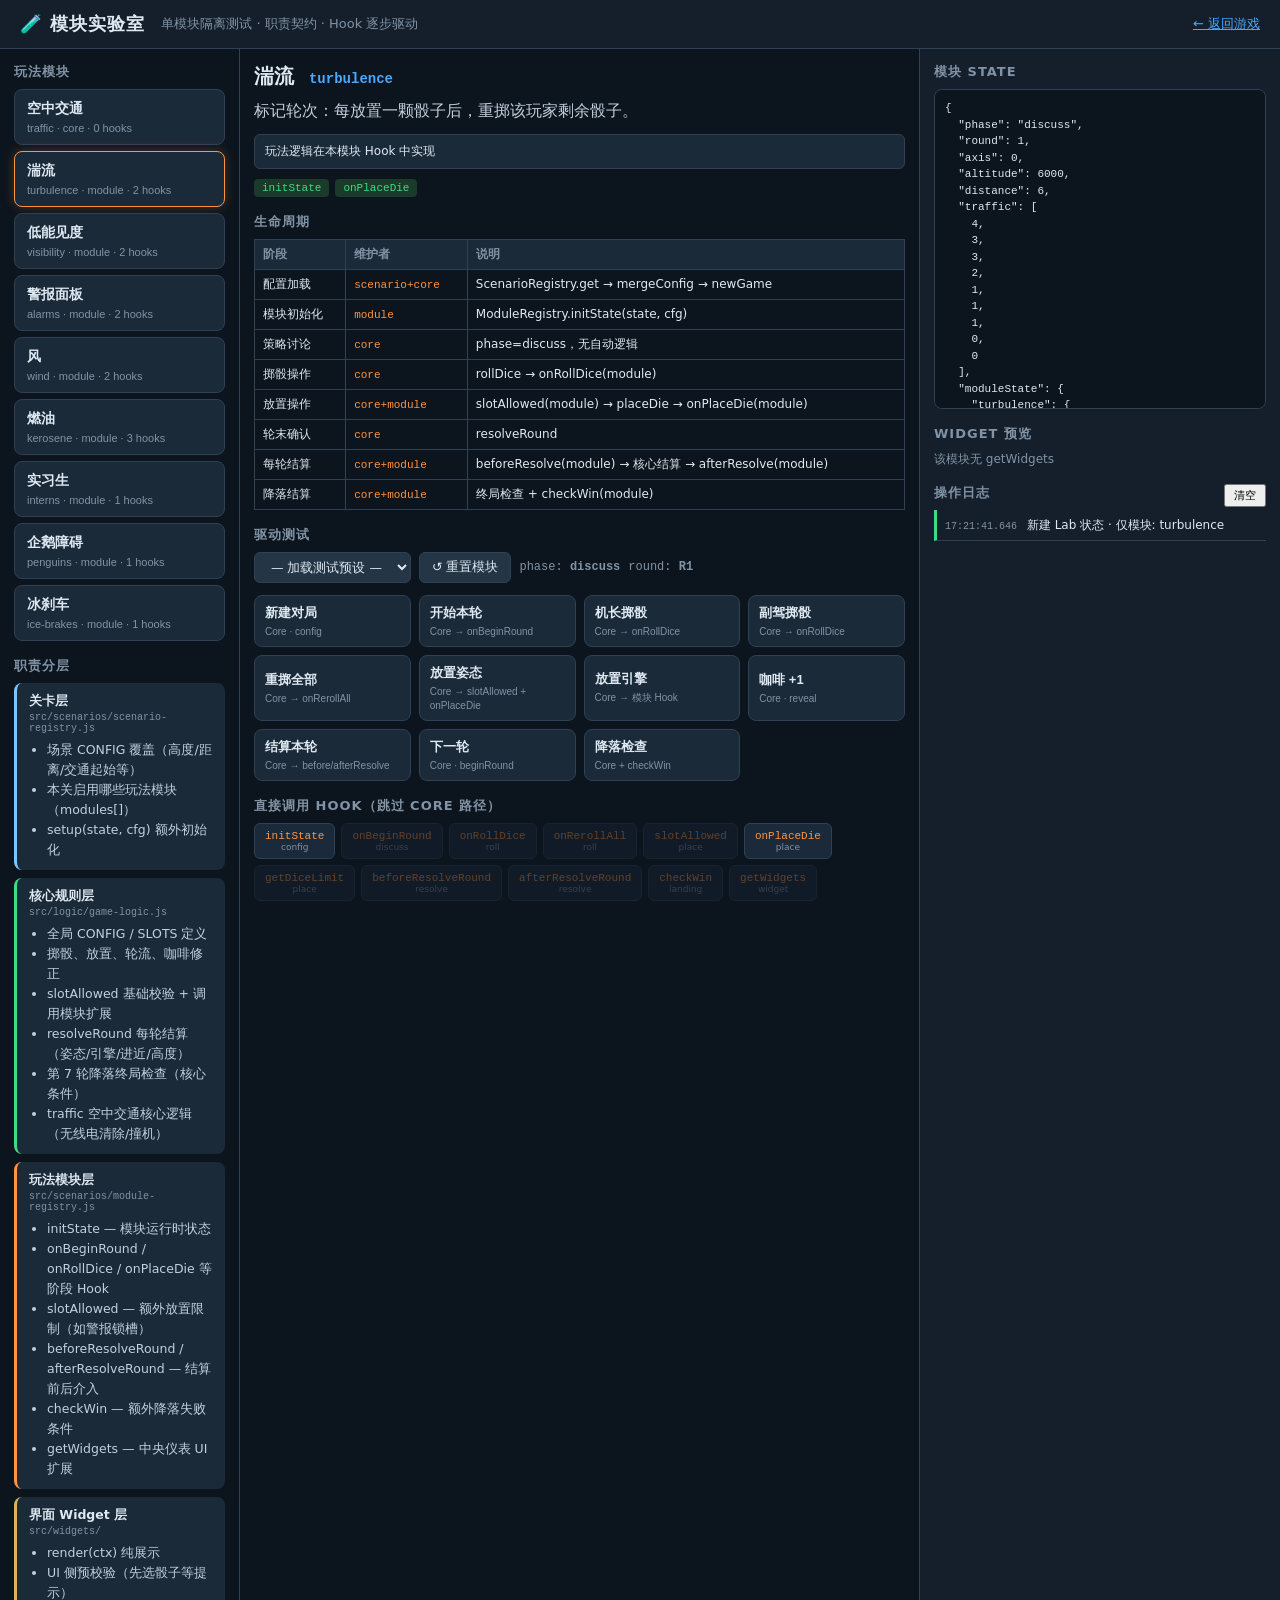
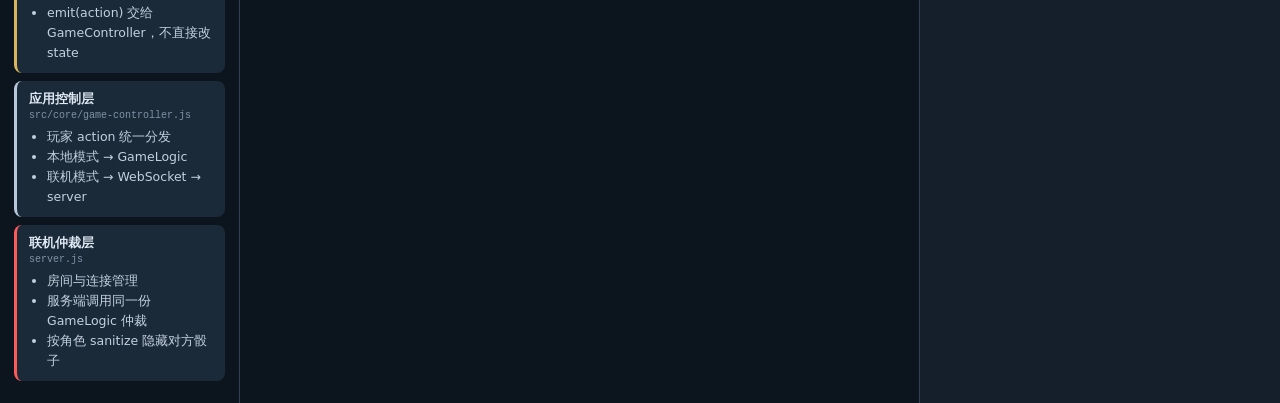
<file: module-lab.html>
<!DOCTYPE html>
<html lang="zh-CN">
<head>
<meta charset="UTF-8">
<meta name="viewport" content="width=device-width, initial-scale=1.0">
<title>模块实验室 · Sky Team</title>
<style>
  * { box-sizing: border-box; margin: 0; padding: 0; }
  :root {
    --bg0: #0c141d; --bg1: #141f2b; --bg2: #1b2a39; --bg3: #243545;
    --edge: #2e4155; --text: #dfe9f2; --dim: #8193a5;
    --blue: #4aa8ff; --orange: #ff9440; --green: #3ddc84; --red: #ff5a5a;
    --mono: "SF Mono", Menlo, Consolas, monospace;
  }
  body { font-family: system-ui, sans-serif; background: var(--bg0); color: var(--text); min-height: 100vh; }
  a { color: var(--blue); }
  header.lab-header {
    display: flex; align-items: center; gap: 16px; padding: 12px 20px;
    background: var(--bg1); border-bottom: 1px solid var(--edge);
  }
  header.lab-header h1 { font-size: 18px; letter-spacing: 1px; }
  header.lab-header .sub { color: var(--dim); font-size: 13px; }
  .lab-layout { display: grid; grid-template-columns: 240px 1fr 360px; min-height: calc(100vh - 52px); }
  .lab-sidebar, .lab-main, .lab-inspector {
    padding: 14px; overflow-y: auto; border-right: 1px solid var(--edge);
  }
  .lab-inspector { border-right: none; background: var(--bg1); }
  h3 { font-size: 13px; color: var(--dim); text-transform: uppercase; letter-spacing: 1px; margin: 16px 0 8px; }
  h3:first-child { margin-top: 0; }
  .lab-mod-btn {
    display: block; width: 100%; text-align: left; padding: 10px 12px; margin-bottom: 6px;
    background: var(--bg2); border: 1px solid var(--edge); border-radius: 8px; color: var(--text); cursor: pointer;
  }
  .lab-mod-btn:hover { border-color: var(--blue); }
  .lab-mod-btn.active { border-color: var(--orange); box-shadow: 0 0 12px rgba(255,148,64,.25); }
  .lab-mod-btn .name { display: block; font-weight: 700; font-size: 14px; }
  .lab-mod-btn .meta { display: block; font-size: 11px; color: var(--dim); margin-top: 4px; }
  .lab-layer { background: var(--bg2); border-radius: 8px; padding: 10px 12px; margin-bottom: 8px; font-size: 12.5px; }
  .lab-layer-head { display: flex; flex-direction: column; gap: 2px; margin-bottom: 6px; }
  .lab-layer-head code { font-size: 10px; color: var(--dim); }
  .lab-layer ul { padding-left: 18px; color: #c3d0dd; line-height: 1.6; }
  .lab-table { width: 100%; border-collapse: collapse; font-size: 12px; }
  .lab-table th, .lab-table td { border: 1px solid var(--edge); padding: 6px 8px; text-align: left; }
  .lab-table th { background: var(--bg2); color: var(--dim); }
  .lab-table code { color: var(--orange); font-size: 11px; }
  #lab-mod-detail h2 { font-size: 20px; margin-bottom: 8px; }
  #lab-mod-detail code { color: var(--blue); font-size: 14px; margin-left: 8px; }
  #lab-mod-detail p { color: #c3d0dd; line-height: 1.6; margin-bottom: 10px; }
  .lab-note { font-size: 12px; padding: 8px 10px; background: var(--bg2); border-radius: 6px; margin-bottom: 10px; border: 1px solid var(--edge); }
  .lab-note.warn { border-color: #7a5a28; background: #2a2010; color: #ffc53d; }
  .lab-hook-tags { display: flex; flex-wrap: wrap; gap: 6px; margin-bottom: 14px; }
  .lab-hook-tags .tag { font-size: 11px; padding: 3px 8px; background: #1a3a2a; color: var(--green); border-radius: 4px; font-family: var(--mono); }
  .lab-muted { color: var(--dim); font-size: 12px; }
  .lab-toolbar { display: flex; flex-wrap: wrap; gap: 8px; align-items: center; margin-bottom: 12px; }
  .lab-toolbar select, .lab-toolbar button {
    font: inherit; font-size: 12.5px; padding: 6px 12px; border-radius: 6px;
    border: 1px solid var(--edge); background: var(--bg3); color: var(--text); cursor: pointer;
  }
  .lab-toolbar button:hover { filter: brightness(1.1); }
  .lab-toolbar .chip { font-family: var(--mono); font-size: 12px; color: var(--dim); }
  .lab-action-grid { display: grid; grid-template-columns: repeat(auto-fill, minmax(140px, 1fr)); gap: 8px; margin-bottom: 12px; }
  .lab-action-grid button {
    padding: 8px 10px; font-size: 12px; border-radius: 8px; border: 1px solid var(--edge);
    background: var(--bg2); color: var(--text); cursor: pointer; text-align: left;
  }
  .lab-action-grid button:hover { border-color: var(--green); }
  .lab-action-grid button b { display: block; font-size: 13px; margin-bottom: 2px; }
  .lab-action-grid button small { color: var(--dim); font-size: 10px; }
  .lab-hook-grid { display: flex; flex-wrap: wrap; gap: 6px; margin-bottom: 16px; }
  .lab-hook-btn {
    padding: 6px 10px; font-size: 11px; font-family: var(--mono); border-radius: 6px;
    border: 1px solid var(--edge); background: #1a2a3a; color: var(--orange); cursor: pointer;
  }
  .lab-hook-btn small { display: block; color: var(--dim); font-family: system-ui; font-size: 9px; }
  .lab-hook-btn.disabled, .lab-hook-btn:disabled { opacity: .35; cursor: not-allowed; }
  .lab-hook-btn:not(:disabled):hover { border-color: var(--orange); }
  #lab-state {
    font-family: var(--mono); font-size: 11px; line-height: 1.5; white-space: pre-wrap;
    background: var(--bg0); border: 1px solid var(--edge); border-radius: 8px; padding: 10px;
    max-height: 320px; overflow: auto;
  }
  #lab-log { max-height: 240px; overflow-y: auto; font-size: 12px; }
  .lab-log-item { padding: 6px 8px; border-bottom: 1px solid var(--edge); line-height: 1.5; }
  .lab-log-item .t { color: var(--dim); font-family: var(--mono); font-size: 10px; margin-right: 6px; }
  .lab-log-item.ok { border-left: 3px solid var(--green); }
  .lab-log-item.warn { border-left: 3px solid #ffc53d; }
  .lab-log-item.err { border-left: 3px solid var(--red); }
  .lab-log-item pre { font-size: 10px; color: var(--dim); margin-top: 4px; white-space: pre-wrap; }
  .lab-widget-preview { margin-top: 8px; padding: 8px; background: var(--bg2); border-radius: 6px; border: 1px dashed var(--edge); }
  .lab-err { padding: 40px; color: var(--red); text-align: center; }
</style>
</head>
<body>
<header class="lab-header">
  <h1>🧪 模块实验室</h1>
  <span class="sub">单模块隔离测试 · 职责契约 · Hook 逐步驱动</span>
  <a href="/" style="margin-left:auto;font-size:13px">← 返回游戏</a>
</header>

<div class="lab-layout">
  <aside class="lab-sidebar">
    <h3>玩法模块</h3>
    <div id="lab-modules"></div>
    <h3>职责分层</h3>
    <div id="lab-layers"></div>
  </aside>

  <main class="lab-main">
    <div id="lab-mod-detail"></div>

    <h3>生命周期</h3>
    <div id="lab-lifecycle"></div>

    <h3>驱动测试</h3>
    <div class="lab-toolbar">
      <select id="lab-presets"></select>
      <button id="btn-reset">↺ 重置模块</button>
      <span class="chip">phase: <b id="lab-phase">—</b></span>
      <span class="chip">round: <b id="lab-round">—</b></span>
    </div>

    <div class="lab-action-grid" id="lab-actions">
      <button data-action="newGame"><b>新建对局</b><small>Core · config</small></button>
      <button data-action="beginRound"><b>开始本轮</b><small>Core → onBeginRound</small></button>
      <button data-action="rollDice" data-role="pilot"><b>机长掷骰</b><small>Core → onRollDice</small></button>
      <button data-action="rollDice" data-role="copilot"><b>副驾掷骰</b><small>Core → onRollDice</small></button>
      <button data-action="rerollAll"><b>重掷全部</b><small>Core → onRerollAll</small></button>
      <button data-action="placeDie" data-role="pilot" data-idx="0" data-slot="axis"><b>放置姿态</b><small>Core → slotAllowed + onPlaceDie</small></button>
      <button data-action="placeDie" data-role="pilot" data-idx="1" data-slot="engine"><b>放置引擎</b><small>Core → 模块 Hook</small></button>
      <button data-action="useCoffee" data-role="pilot" data-slot="axis" data-delta="1"><b>咖啡 +1</b><small>Core · reveal</small></button>
      <button data-action="resolveRound"><b>结算本轮</b><small>Core → before/afterResolve</small></button>
      <button data-action="nextRound"><b>下一轮</b><small>Core · beginRound</small></button>
      <button data-action="checkLanding"><b>降落检查</b><small>Core + checkWin</small></button>
    </div>

    <h3>直接调用 Hook（跳过 Core 路径）</h3>
    <div class="lab-hook-grid" id="lab-hooks"></div>
  </main>

  <aside class="lab-inspector">
    <h3>模块 state</h3>
    <pre id="lab-state">{}</pre>
    <h3>Widget 预览</h3>
    <div id="lab-widget"><div class="lab-muted">getWidgets 输出</div></div>
    <h3>操作日志 <button id="btn-clear-log" style="float:right;font-size:11px;padding:2px 8px">清空</button></h3>
    <div id="lab-log"></div>
  </aside>
</div>

<script src="src/logic/game-logic.js"></script>
<script src="src/scenarios/scenario-registry.js"></script>
<script src="src/scenarios/module-registry.js"></script>
<script src="src/lab/module-contract.js"></script>
<script src="src/lab/module-runner.js"></script>
<script src="src/lab/module-lab-app.js"></script>
</body>
</html>
</file>
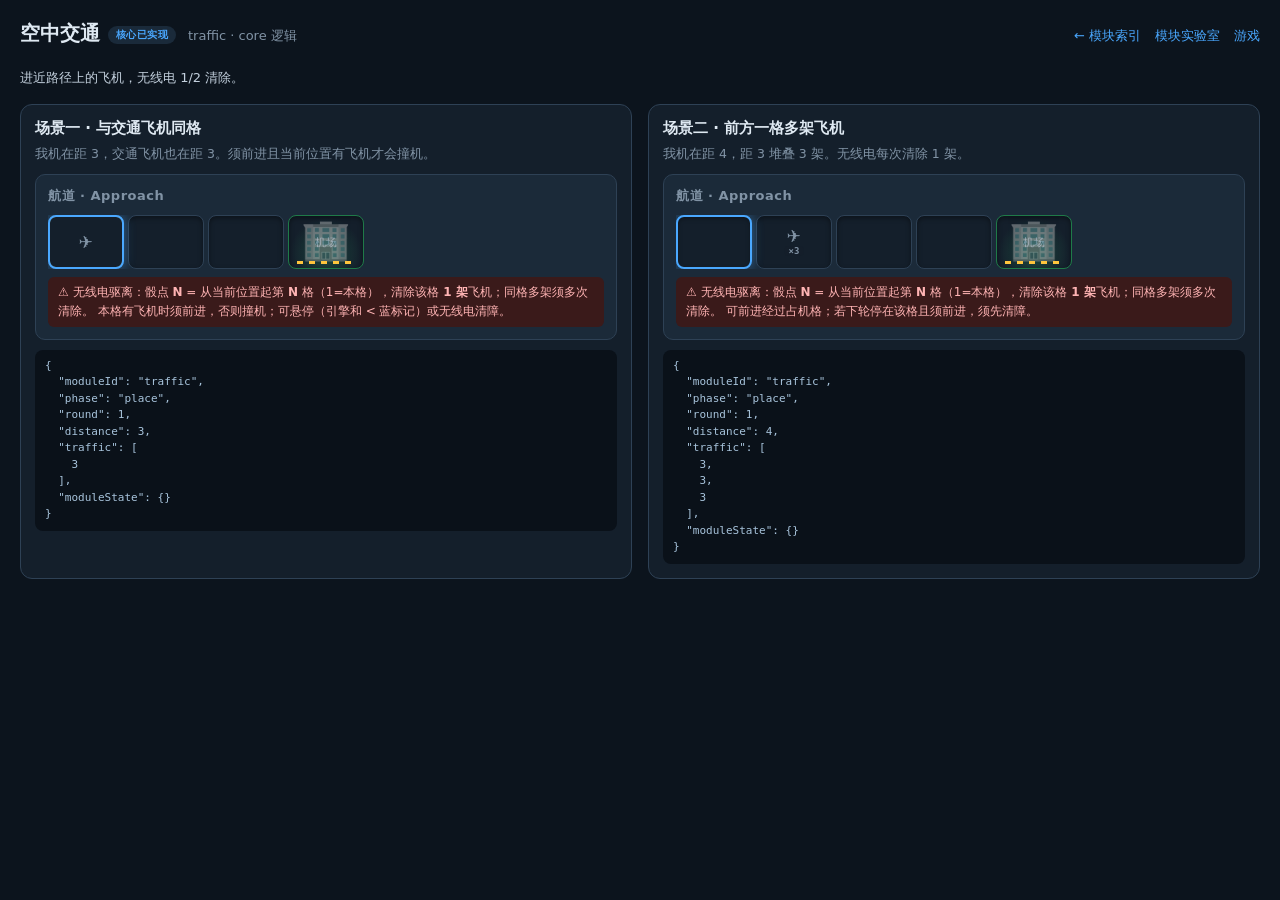
<file: test/approach-lab.html>
<!DOCTYPE html>
<html lang="zh-CN">
<head>
<meta charset="UTF-8">
<meta http-equiv="refresh" content="0;url=modules/traffic.html">
<title>跳转中…</title>
<script>location.replace('modules/traffic.html');</script>
</head>
<body><p><a href="modules/traffic.html">航道测试已迁至 modules/traffic.html</a></p></body>
</html>
</file>
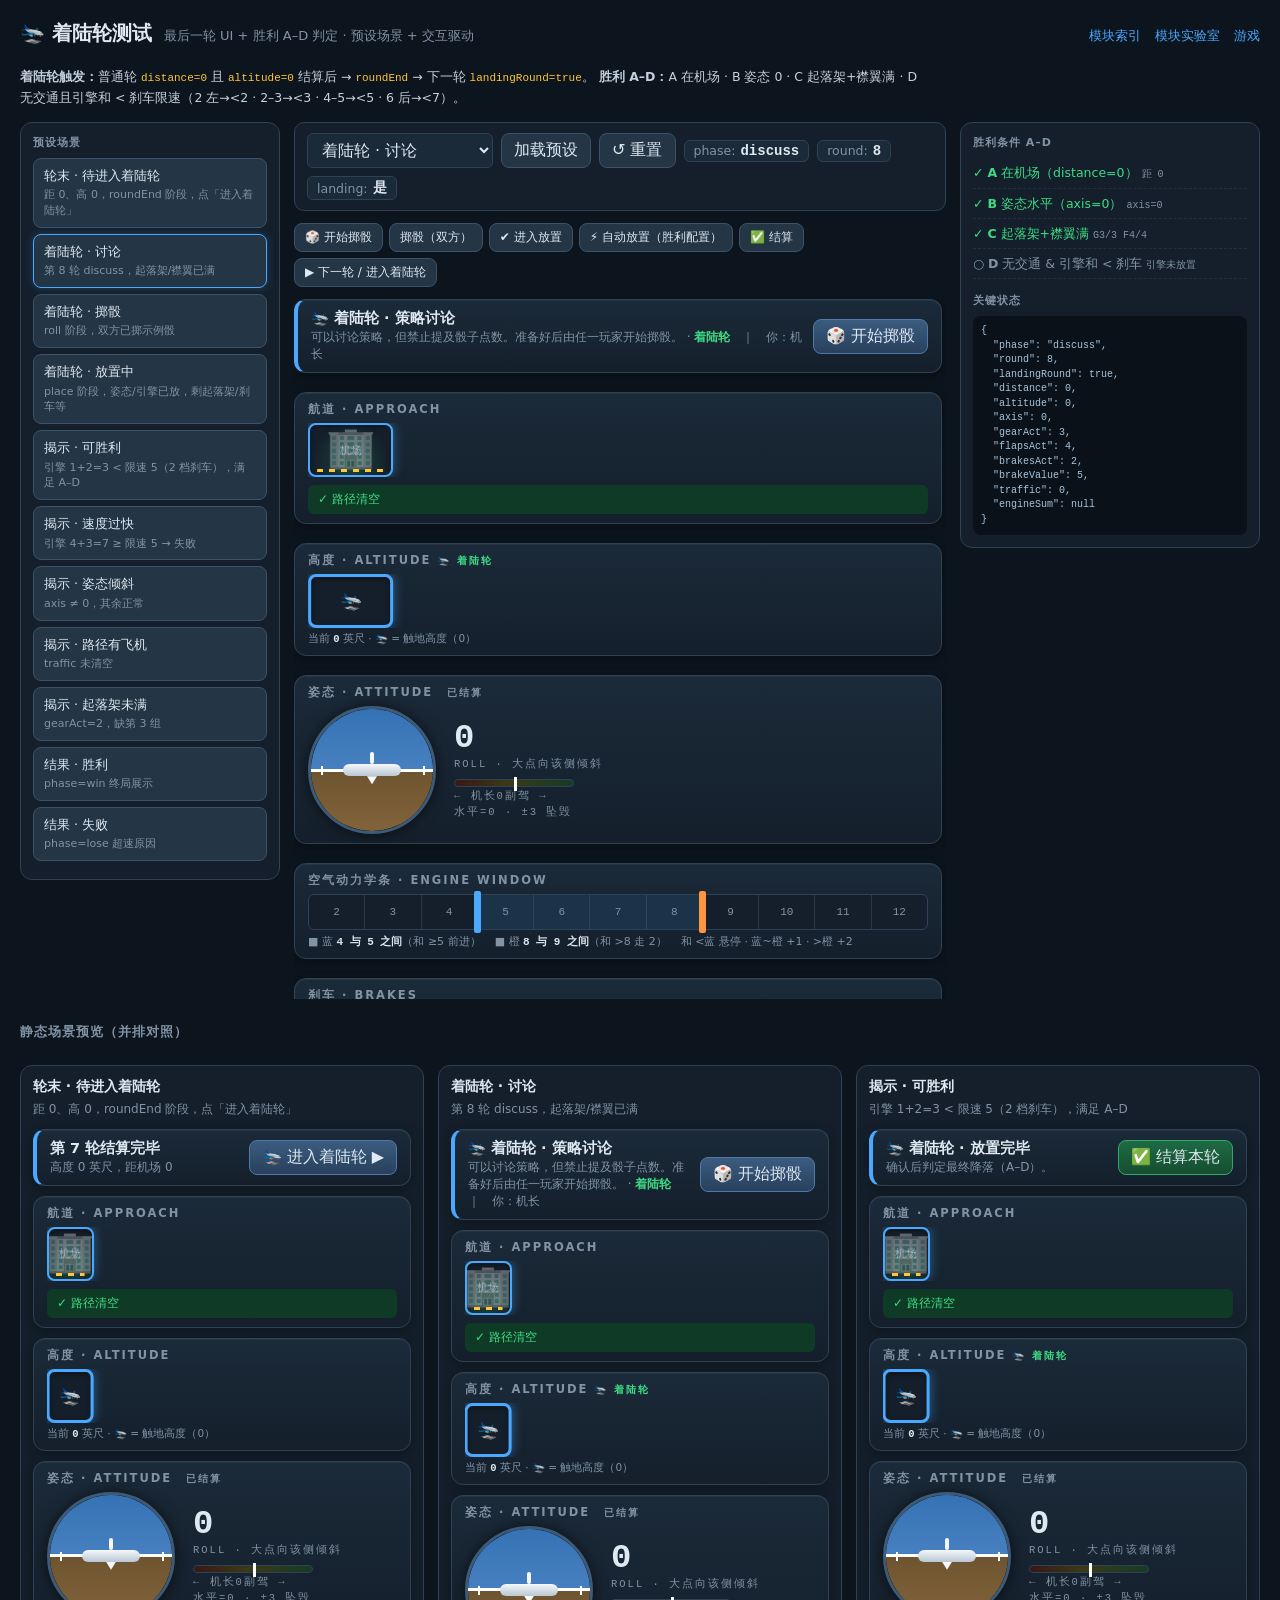
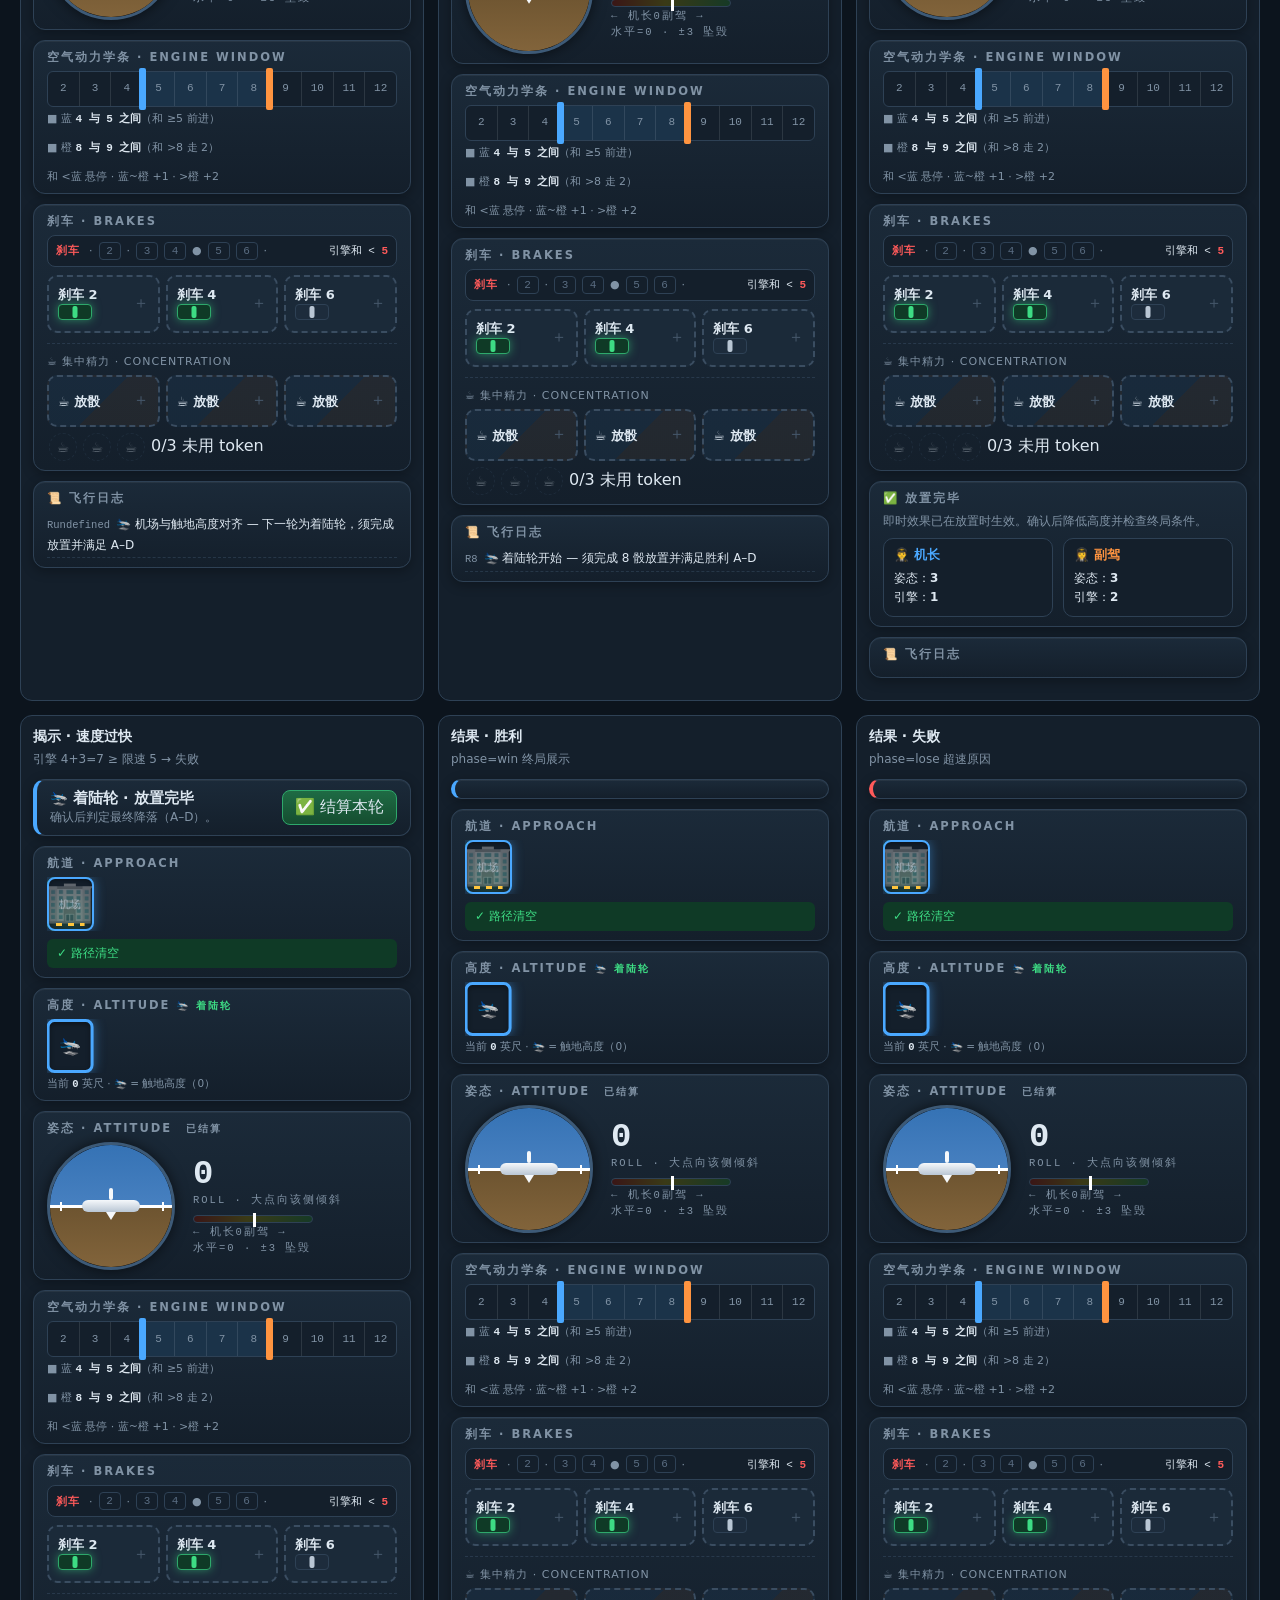
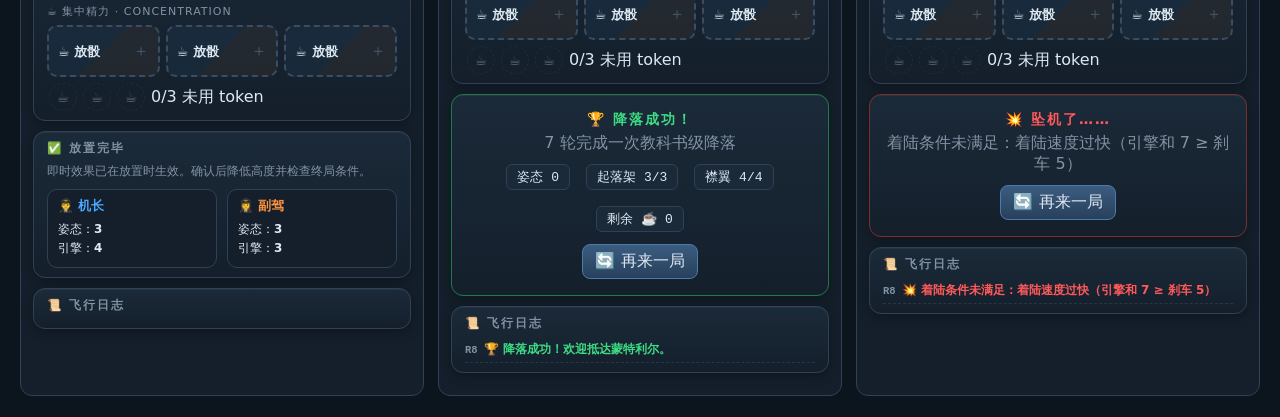
<file: test/landing-round-lab.html>
<!DOCTYPE html>
<html lang="zh-CN">
<head>
<meta charset="UTF-8">
<meta name="viewport" content="width=device-width, initial-scale=1.0">
<title>着陆轮测试 · Sky Team</title>
<link rel="stylesheet" href="modules/shared.css">
<link rel="stylesheet" href="landing-round-lab.css">
</head>
<body>
<header class="page-header">
  <h1>🛬 着陆轮测试</h1>
  <span class="sub">最后一轮 UI + 胜利 A–D 判定 · 预设场景 + 交互驱动</span>
  <nav>
    <a href="modules/index.html">模块索引</a>
    <a href="module-lab.html">模块实验室</a>
    <a href="/">游戏</a>
  </nav>
</header>

<p class="win-rules">
  <b>着陆轮触发：</b>普通轮 <code>distance=0</code> 且 <code>altitude=0</code> 结算后 → <code>roundEnd</code> → 下一轮 <code>landingRound=true</code>。
  <b>胜利 A–D：</b>A 在机场 · B 姿态 0 · C 起落架+襟翼满 · D 无交通且引擎和 &lt; 刹车限速（2 左→&lt;2 · 2–3→&lt;3 · 4–5→&lt;5 · 6 后→&lt;7）。
</p>

<div class="lab-layout">
  <aside class="lab-sidebar">
    <h3>预设场景</h3>
    <div id="preset-list"></div>
  </aside>

  <main class="lab-main">
    <div class="lab-toolbar">
      <select id="preset-select"></select>
      <button id="btn-load-preset">加载预设</button>
      <button id="btn-reset">↺ 重置</button>
      <span class="chip">phase: <b id="chip-phase">—</b></span>
      <span class="chip">round: <b id="chip-round">—</b></span>
      <span class="chip">landing: <b id="chip-landing">—</b></span>
    </div>

    <div class="lab-action-row" style="margin-bottom:12px">
      <button data-flow="begin-roll">🎲 开始掷骰</button>
      <button data-flow="roll-both">掷骰（双方）</button>
      <button data-flow="done-roll">✔ 进入放置</button>
      <button data-flow="auto-place-win">⚡ 自动放置（胜利配置）</button>
      <button data-flow="resolve">✅ 结算</button>
      <button data-flow="next-round">▶ 下一轮 / 进入着陆轮</button>
    </div>

    <div id="center"></div>
  </main>

  <aside class="lab-inspector">
    <h3>胜利条件 A–D</h3>
    <ul class="checklist" id="win-checklist"></ul>
    <h3 style="margin-top:14px">关键状态</h3>
    <pre id="lab-state">{}</pre>
  </aside>
</div>

<h3 style="margin:24px 0 10px;font-size:13px;color:var(--dim);letter-spacing:1px">静态场景预览（并排对照）</h3>
<div class="static-grid" id="static-scenes"></div>

<script src="/src/logic/game-logic.js"></script>
<script src="/src/scenarios/airport-tracks.js"></script>
<script src="/src/scenarios/scenario-registry.js"></script>
<script src="/src/scenarios/module-registry.js"></script>
<script src="/src/widgets/placement-preview.js"></script>
<script src="/src/widgets/phase-banner.js"></script>
<script src="/src/widgets/approach.js"></script>
<script src="/src/widgets/altitude.js"></script>
<script src="/src/widgets/attitude.js"></script>
<script src="/src/widgets/engine-bar.js"></script>
<script src="/src/widgets/player-panel.js"></script>
<script src="/src/widgets/brakes-board.js"></script>
<script src="/src/widgets/reveal.js"></script>
<script src="/src/widgets/final.js"></script>
<script src="/src/widgets/log.js"></script>
<script src="/src/widgets/center-dashboard.js"></script>
<script src="landing-round-presets.js"></script>
<script>
'use strict';

var LandingLab = {
  state: null,
  presetId: 'landing-discuss',

  init: function () {
    if (!window.GameLogic || !window.CenterDashboard) {
      document.body.innerHTML = '<p style="padding:40px;color:#ffb4b4">请通过 node server.js 启动后访问 /test/landing-round-lab.html</p>';
      return;
    }
    this.renderPresetUI();
    this.loadPreset(this.presetId);
    this.renderStaticScenes();
    this.bindEvents();
  },

  ctx: function () {
    return {
      state: this.state,
      logic: GameLogic,
      ui: { mode: 'local', viewer: 'pilot', canSeeAll: true },
      isRerollPicking: false
    };
  },

  loadPreset: function (id) {
    var s = LandingRoundPresets.build(id);
    if (!s) return;
    this.state = s;
    this.presetId = id;
    this.refresh();
    document.querySelectorAll('.preset-btn').forEach(function (btn) {
      btn.classList.toggle('active', btn.dataset.preset === id);
    });
    var sel = document.getElementById('preset-select');
    if (sel) sel.value = id;
  },

  refresh: function () {
    CenterDashboard.mount(this.ctx());
    this.renderChips();
    this.renderChecklist();
    this.renderStateSnippet();
    this.bindBannerActions();
  },

  renderPresetUI: function () {
    var list = LandingRoundPresets.list();
    document.getElementById('preset-list').innerHTML = list.map(function (p) {
      return '<button type="button" class="preset-btn" data-preset="' + p.id + '">' +
        p.title + '<small>' + p.desc + '</small></button>';
    }).join('');
    document.getElementById('preset-select').innerHTML = list.map(function (p) {
      return '<option value="' + p.id + '">' + p.title + '</option>';
    }).join('');
  },

  renderStaticScenes: function () {
    var ids = ['round-end-trigger', 'landing-discuss', 'reveal-win', 'reveal-overspeed', 'result-win', 'result-lose'];
    var html = ids.map(function (id) {
      var meta = LandingRoundPresets.PRESETS[id];
      var st = LandingRoundPresets.build(id);
      var dash = CenterDashboard.render({ state: st, logic: GameLogic, ui: { mode: 'local', viewer: 'pilot' } });
      return '<section class="static-card" id="scene-' + id + '">' +
        '<h2>' + meta.title + '</h2><p>' + meta.desc + '</p>' + dash + '</section>';
    }).join('');
    document.getElementById('static-scenes').innerHTML = html;
  },

  renderChips: function () {
    var s = this.state;
    document.getElementById('chip-phase').textContent = s ? s.phase : '—';
    document.getElementById('chip-round').textContent = s ? s.round : '—';
    document.getElementById('chip-landing').textContent = s ? (s.landingRound ? '是' : '否') : '—';
  },

  effEngine: function () {
    var s = this.state;
    if (!s) return null;
    var pe = GameLogic.effVal(s.placements.pilot.engine);
    var ce = GameLogic.effVal(s.placements.copilot.engine);
    if (pe === null || ce === null) return null;
    return pe + ce;
  },

  renderChecklist: function () {
    var s = this.state;
    if (!s) return;
    var cfg = GameLogic.CONFIG;
    var brake = GameLogic.brakeValue(s);
    var eng = this.effEngine();
    var items = [
      { id: 'A', label: '在机场（distance=0）', ok: s.distance === 0, detail: '距 ' + s.distance },
      { id: 'B', label: '姿态水平（axis=0）', ok: s.axis === 0, detail: 'axis=' + s.axis },
      { id: 'C', label: '起落架+襟翼满', ok: s.gearAct >= cfg.GEAR_COUNT && s.flapsAct >= cfg.FLAP_COUNT,
        detail: 'G' + s.gearAct + '/' + cfg.GEAR_COUNT + ' F' + s.flapsAct + '/' + cfg.FLAP_COUNT },
      { id: 'D', label: '无交通 & 引擎和 < 刹车', ok: s.traffic.length === 0 && eng !== null && eng < brake,
        detail: eng === null ? '引擎未放置' : ('引擎' + eng + ' vs 刹车' + brake + ' · 交通×' + s.traffic.length) }
    ];
    document.getElementById('win-checklist').innerHTML = items.map(function (it) {
      var cls = it.ok ? 'ok' : (s.landingRound && (s.phase === 'reveal' || s.phase === 'place') ? 'fail' : 'pending');
      var icon = it.ok ? '✓' : (cls === 'fail' ? '✗' : '○');
      return '<li class="' + cls + '">' + icon + ' <b>' + it.id + '</b> ' + it.label +
        '<span class="tag">' + it.detail + '</span></li>';
    }).join('');
  },

  renderStateSnippet: function () {
    var s = this.state;
    if (!s) return;
    var view = {
      phase: s.phase,
      round: s.round,
      landingRound: s.landingRound,
      distance: s.distance,
      altitude: s.altitude,
      axis: s.axis,
      gearAct: s.gearAct,
      flapsAct: s.flapsAct,
      brakesAct: s.brakesAct,
      brakeValue: GameLogic.brakeValue(s),
      traffic: s.traffic.length,
      engineSum: this.effEngine()
    };
    document.getElementById('lab-state').textContent = JSON.stringify(view, null, 2);
  },

  bindBannerActions: function () {
    var self = this;
    var center = document.getElementById('center');
    center.querySelectorAll('[data-act]').forEach(function (btn) {
      btn.onclick = function () { self.runFlow(btn.dataset.act); };
    });
  },

  bindEvents: function () {
    var self = this;
    document.getElementById('preset-list').addEventListener('click', function (e) {
      var btn = e.target.closest('[data-preset]');
      if (btn) self.loadPreset(btn.dataset.preset);
    });
    document.getElementById('btn-load-preset').onclick = function () {
      self.loadPreset(document.getElementById('preset-select').value);
    };
    document.getElementById('btn-reset').onclick = function () {
      self.loadPreset(self.presetId);
    };
    document.querySelector('.lab-action-row').addEventListener('click', function (e) {
      var btn = e.target.closest('[data-flow]');
      if (btn) self.runFlow(btn.dataset.flow);
    });
  },

  runFlow: function (action) {
    var s = this.state;
    if (!s) return;
    switch (action) {
      case 'begin-roll':
        if (s.phase === 'discuss') s.phase = 'roll';
        break;
      case 'roll-both':
        if (s.phase === 'roll' || s.phase === 'discuss') {
          if (s.phase === 'discuss') s.phase = 'roll';
          GameLogic.rollDice(s, 'pilot');
          GameLogic.rollDice(s, 'copilot');
        }
        break;
      case 'done-roll':
        if (s.phase === 'roll' && s.rolled.pilot && s.rolled.copilot) {
          s.phase = 'place';
          s.currentPlayer = s.startPlayer;
        }
        break;
      case 'auto-place-win':
        this.autoPlaceWin();
        break;
      case 'resolve':
      case 'settle':
        if (s.phase === 'reveal') GameLogic.resolveRound(s);
        break;
      case 'next-round':
        if (s.phase === 'roundEnd') GameLogic.nextRound(s);
        break;
      default:
        break;
    }
    this.refresh();
  },

  autoPlaceWin: function () {
    var s = this.state;
    if (s.phase === 'discuss') s.phase = 'roll';
    if (s.phase === 'roll') {
      GameLogic.rollDice(s, 'pilot');
      GameLogic.rollDice(s, 'copilot');
      s.phase = 'place';
      s.currentPlayer = s.startPlayer;
    }
    prepAtAirportInline(s);
    s.placements.pilot.axis = { v: 3, mod: 0, hidden: true };
    s.placements.copilot.axis = { v: 3, mod: 0, hidden: true };
    s.placements.pilot.engine = { v: 1, mod: 0, hidden: true };
    s.placements.copilot.engine = { v: 2, mod: 0, hidden: true };
    s.dice.pilot.forEach(function (d) { d.used = true; });
    s.dice.copilot.forEach(function (d) { d.used = true; });
    s.roundResolved = { axis: true, engine: true };
    s.phase = 'reveal';
    s.currentPlayer = null;
    if (!s.log) s.log = [];
    s.log.unshift({ msg: '（测试）自动放置完成 — 引擎 1+2，满足减速条件', cls: '', round: s.round });
  }
};

function prepAtAirportInline(s) {
  s.distance = 0;
  s.altitude = 0;
  s.landingRound = true;
  s.traffic = [];
  s.axis = 0;
  s.gearAct = 3;
  s.flapsAct = 4;
  s.gearOn = { gear1: true, gear2: true, gear3: true };
  s.flapsOn = { flap1: true, flap2: true, flap3: true, flap4: true };
  s.brakesAct = 2;
  s.brakesOn = { brake1: true, brake2: true, brake3: false };
}

LandingLab.init();
</script>
</body>
</html>
</file>
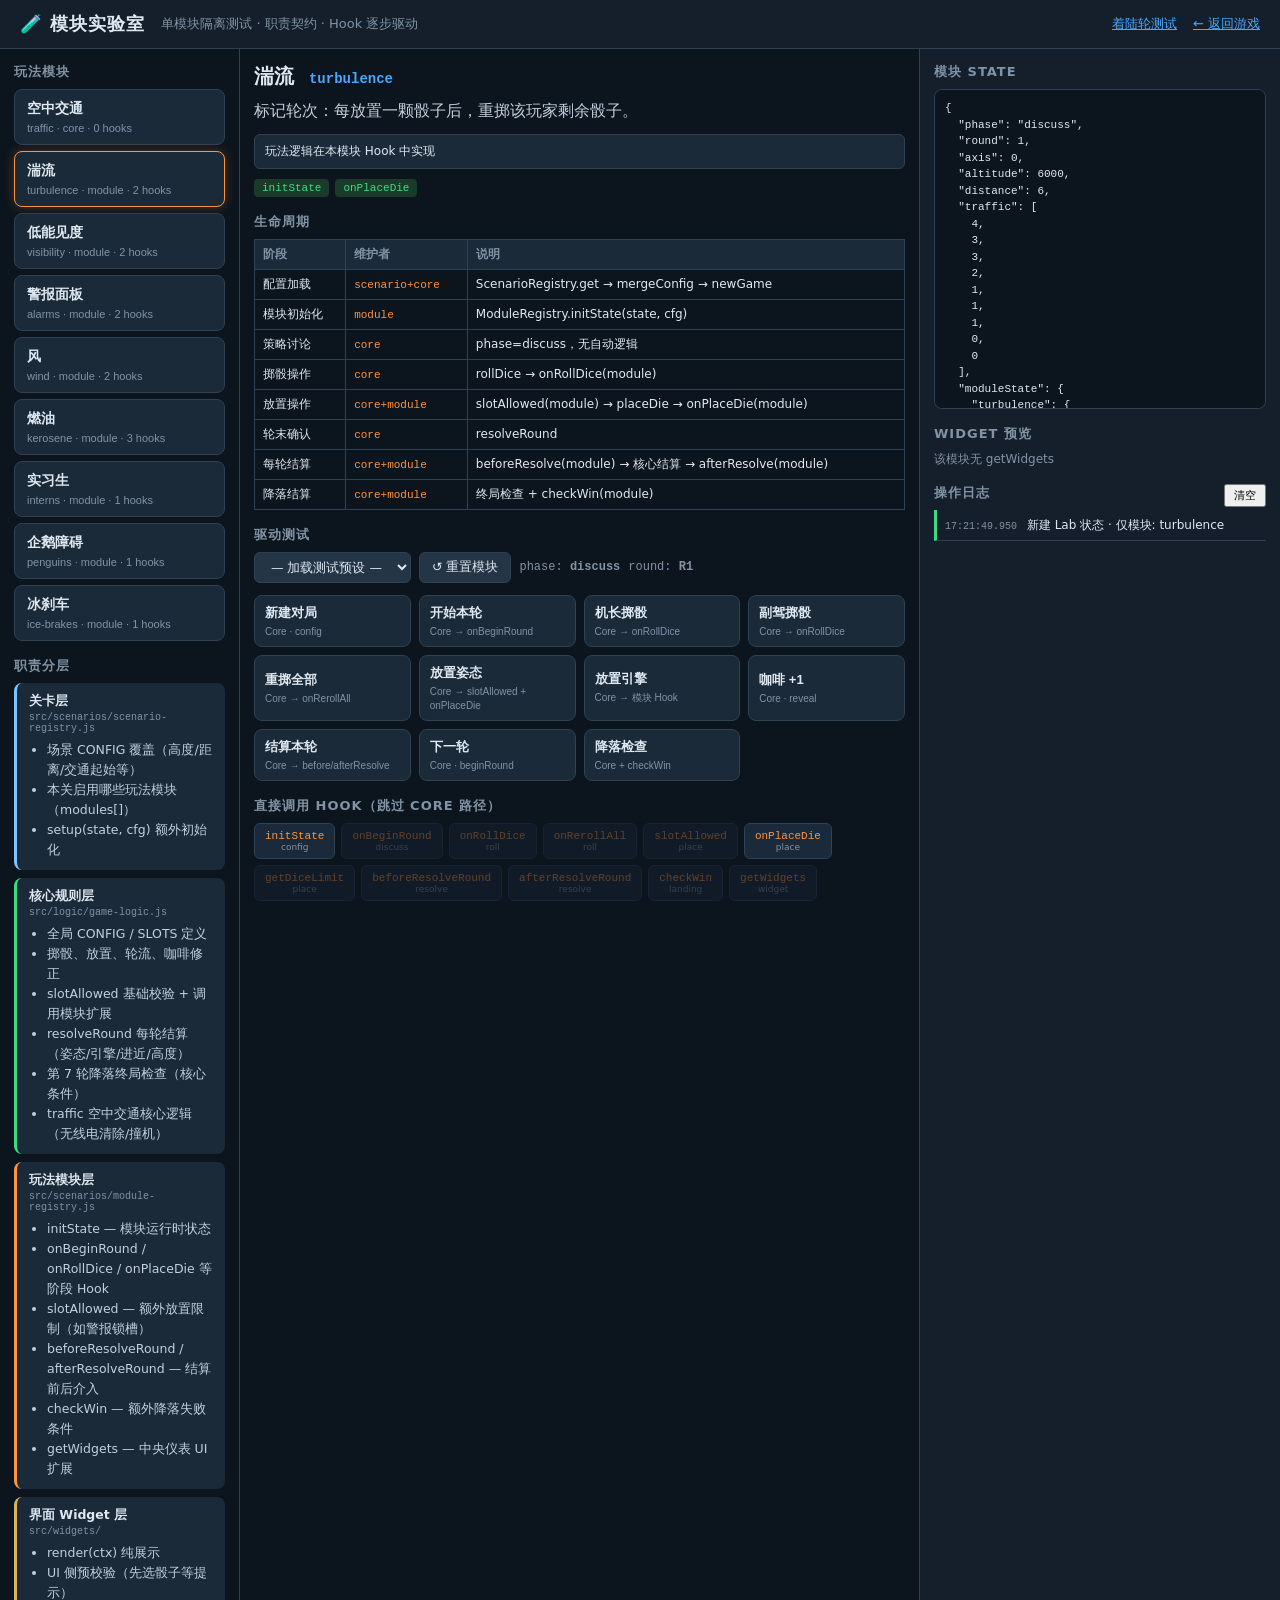
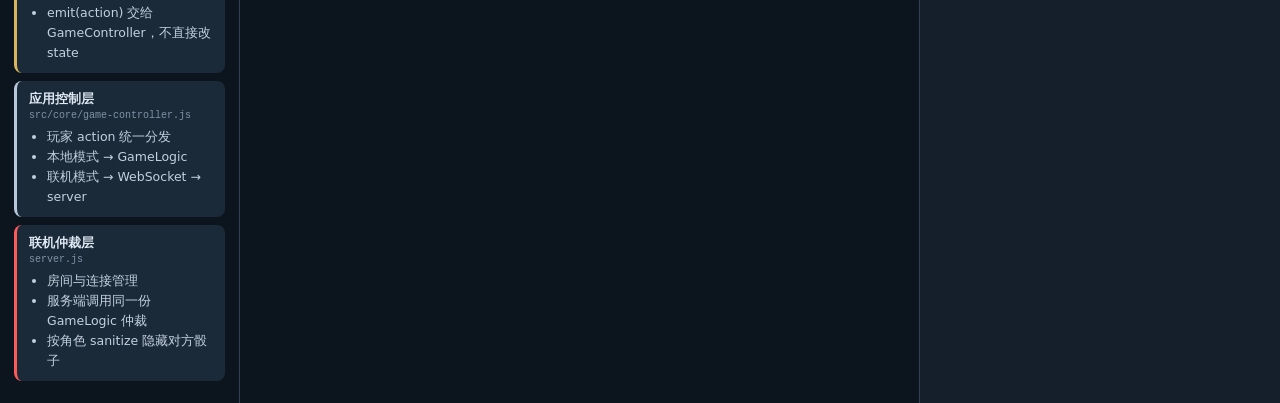
<file: test/module-lab.html>
<!DOCTYPE html>
<html lang="zh-CN">
<head>
<meta charset="UTF-8">
<meta name="viewport" content="width=device-width, initial-scale=1.0">
<title>模块实验室 · Sky Team</title>
<style>
  * { box-sizing: border-box; margin: 0; padding: 0; }
  :root {
    --bg0: #0c141d; --bg1: #141f2b; --bg2: #1b2a39; --bg3: #243545;
    --edge: #2e4155; --text: #dfe9f2; --dim: #8193a5;
    --blue: #4aa8ff; --orange: #ff9440; --green: #3ddc84; --red: #ff5a5a;
    --mono: "SF Mono", Menlo, Consolas, monospace;
  }
  body { font-family: system-ui, sans-serif; background: var(--bg0); color: var(--text); min-height: 100vh; }
  a { color: var(--blue); }
  header.lab-header {
    display: flex; align-items: center; gap: 16px; padding: 12px 20px;
    background: var(--bg1); border-bottom: 1px solid var(--edge);
  }
  header.lab-header h1 { font-size: 18px; letter-spacing: 1px; }
  header.lab-header .sub { color: var(--dim); font-size: 13px; }
  .lab-layout { display: grid; grid-template-columns: 240px 1fr 360px; min-height: calc(100vh - 52px); }
  .lab-sidebar, .lab-main, .lab-inspector {
    padding: 14px; overflow-y: auto; border-right: 1px solid var(--edge);
  }
  .lab-inspector { border-right: none; background: var(--bg1); }
  h3 { font-size: 13px; color: var(--dim); text-transform: uppercase; letter-spacing: 1px; margin: 16px 0 8px; }
  h3:first-child { margin-top: 0; }
  .lab-mod-btn {
    display: block; width: 100%; text-align: left; padding: 10px 12px; margin-bottom: 6px;
    background: var(--bg2); border: 1px solid var(--edge); border-radius: 8px; color: var(--text); cursor: pointer;
  }
  .lab-mod-btn:hover { border-color: var(--blue); }
  .lab-mod-btn.active { border-color: var(--orange); box-shadow: 0 0 12px rgba(255,148,64,.25); }
  .lab-mod-btn .name { display: block; font-weight: 700; font-size: 14px; }
  .lab-mod-btn .meta { display: block; font-size: 11px; color: var(--dim); margin-top: 4px; }
  .lab-layer { background: var(--bg2); border-radius: 8px; padding: 10px 12px; margin-bottom: 8px; font-size: 12.5px; }
  .lab-layer-head { display: flex; flex-direction: column; gap: 2px; margin-bottom: 6px; }
  .lab-layer-head code { font-size: 10px; color: var(--dim); }
  .lab-layer ul { padding-left: 18px; color: #c3d0dd; line-height: 1.6; }
  .lab-table { width: 100%; border-collapse: collapse; font-size: 12px; }
  .lab-table th, .lab-table td { border: 1px solid var(--edge); padding: 6px 8px; text-align: left; }
  .lab-table th { background: var(--bg2); color: var(--dim); }
  .lab-table code { color: var(--orange); font-size: 11px; }
  #lab-mod-detail h2 { font-size: 20px; margin-bottom: 8px; }
  #lab-mod-detail code { color: var(--blue); font-size: 14px; margin-left: 8px; }
  #lab-mod-detail p { color: #c3d0dd; line-height: 1.6; margin-bottom: 10px; }
  .lab-note { font-size: 12px; padding: 8px 10px; background: var(--bg2); border-radius: 6px; margin-bottom: 10px; border: 1px solid var(--edge); }
  .lab-note.warn { border-color: #7a5a28; background: #2a2010; color: #ffc53d; }
  .lab-hook-tags { display: flex; flex-wrap: wrap; gap: 6px; margin-bottom: 14px; }
  .lab-hook-tags .tag { font-size: 11px; padding: 3px 8px; background: #1a3a2a; color: var(--green); border-radius: 4px; font-family: var(--mono); }
  .lab-muted { color: var(--dim); font-size: 12px; }
  .lab-toolbar { display: flex; flex-wrap: wrap; gap: 8px; align-items: center; margin-bottom: 12px; }
  .lab-toolbar select, .lab-toolbar button {
    font: inherit; font-size: 12.5px; padding: 6px 12px; border-radius: 6px;
    border: 1px solid var(--edge); background: var(--bg3); color: var(--text); cursor: pointer;
  }
  .lab-toolbar button:hover { filter: brightness(1.1); }
  .lab-toolbar .chip { font-family: var(--mono); font-size: 12px; color: var(--dim); }
  .lab-action-grid { display: grid; grid-template-columns: repeat(auto-fill, minmax(140px, 1fr)); gap: 8px; margin-bottom: 12px; }
  .lab-action-grid button {
    padding: 8px 10px; font-size: 12px; border-radius: 8px; border: 1px solid var(--edge);
    background: var(--bg2); color: var(--text); cursor: pointer; text-align: left;
  }
  .lab-action-grid button:hover { border-color: var(--green); }
  .lab-action-grid button b { display: block; font-size: 13px; margin-bottom: 2px; }
  .lab-action-grid button small { color: var(--dim); font-size: 10px; }
  .lab-hook-grid { display: flex; flex-wrap: wrap; gap: 6px; margin-bottom: 16px; }
  .lab-hook-btn {
    padding: 6px 10px; font-size: 11px; font-family: var(--mono); border-radius: 6px;
    border: 1px solid var(--edge); background: #1a2a3a; color: var(--orange); cursor: pointer;
  }
  .lab-hook-btn small { display: block; color: var(--dim); font-family: system-ui; font-size: 9px; }
  .lab-hook-btn.disabled, .lab-hook-btn:disabled { opacity: .35; cursor: not-allowed; }
  .lab-hook-btn:not(:disabled):hover { border-color: var(--orange); }
  #lab-state {
    font-family: var(--mono); font-size: 11px; line-height: 1.5; white-space: pre-wrap;
    background: var(--bg0); border: 1px solid var(--edge); border-radius: 8px; padding: 10px;
    max-height: 320px; overflow: auto;
  }
  #lab-log { max-height: 240px; overflow-y: auto; font-size: 12px; }
  .lab-log-item { padding: 6px 8px; border-bottom: 1px solid var(--edge); line-height: 1.5; }
  .lab-log-item .t { color: var(--dim); font-family: var(--mono); font-size: 10px; margin-right: 6px; }
  .lab-log-item.ok { border-left: 3px solid var(--green); }
  .lab-log-item.warn { border-left: 3px solid #ffc53d; }
  .lab-log-item.err { border-left: 3px solid var(--red); }
  .lab-log-item pre { font-size: 10px; color: var(--dim); margin-top: 4px; white-space: pre-wrap; }
  .lab-widget-preview { margin-top: 8px; padding: 8px; background: var(--bg2); border-radius: 6px; border: 1px dashed var(--edge); }
  .lab-err { padding: 40px; color: var(--red); text-align: center; }
</style>
</head>
<body>
<header class="lab-header">
  <h1>🧪 模块实验室</h1>
  <span class="sub">单模块隔离测试 · 职责契约 · Hook 逐步驱动</span>
  <a href="/test/landing-round-lab.html" style="margin-left:auto;font-size:13px">着陆轮测试</a>
  <a href="/" style="font-size:13px">← 返回游戏</a>
</header>

<div class="lab-layout">
  <aside class="lab-sidebar">
    <h3>玩法模块</h3>
    <div id="lab-modules"></div>
    <h3>职责分层</h3>
    <div id="lab-layers"></div>
  </aside>

  <main class="lab-main">
    <div id="lab-mod-detail"></div>

    <h3>生命周期</h3>
    <div id="lab-lifecycle"></div>

    <h3>驱动测试</h3>
    <div class="lab-toolbar">
      <select id="lab-presets"></select>
      <button id="btn-reset">↺ 重置模块</button>
      <span class="chip">phase: <b id="lab-phase">—</b></span>
      <span class="chip">round: <b id="lab-round">—</b></span>
    </div>

    <div class="lab-action-grid" id="lab-actions">
      <button data-action="newGame"><b>新建对局</b><small>Core · config</small></button>
      <button data-action="beginRound"><b>开始本轮</b><small>Core → onBeginRound</small></button>
      <button data-action="rollDice" data-role="pilot"><b>机长掷骰</b><small>Core → onRollDice</small></button>
      <button data-action="rollDice" data-role="copilot"><b>副驾掷骰</b><small>Core → onRollDice</small></button>
      <button data-action="rerollAll"><b>重掷全部</b><small>Core → onRerollAll</small></button>
      <button data-action="placeDie" data-role="pilot" data-idx="0" data-slot="axis"><b>放置姿态</b><small>Core → slotAllowed + onPlaceDie</small></button>
      <button data-action="placeDie" data-role="pilot" data-idx="1" data-slot="engine"><b>放置引擎</b><small>Core → 模块 Hook</small></button>
      <button data-action="useCoffee" data-role="pilot" data-slot="axis" data-delta="1"><b>咖啡 +1</b><small>Core · reveal</small></button>
      <button data-action="resolveRound"><b>结算本轮</b><small>Core → before/afterResolve</small></button>
      <button data-action="nextRound"><b>下一轮</b><small>Core · beginRound</small></button>
      <button data-action="checkLanding"><b>降落检查</b><small>Core + checkWin</small></button>
    </div>

    <h3>直接调用 Hook（跳过 Core 路径）</h3>
    <div class="lab-hook-grid" id="lab-hooks"></div>
  </main>

  <aside class="lab-inspector">
    <h3>模块 state</h3>
    <pre id="lab-state">{}</pre>
    <h3>Widget 预览</h3>
    <div id="lab-widget"><div class="lab-muted">getWidgets 输出</div></div>
    <h3>操作日志 <button id="btn-clear-log" style="float:right;font-size:11px;padding:2px 8px">清空</button></h3>
    <div id="lab-log"></div>
  </aside>
</div>

<script src="/src/logic/game-logic.js"></script>
<script src="/src/scenarios/airport-tracks.js"></script>
<script src="/src/scenarios/scenario-registry.js"></script>
<script src="/src/scenarios/module-registry.js"></script>
<script src="/src/widgets/approach.js"></script>
<script src="/src/lab/module-contract.js"></script>
<script src="/src/lab/module-runner.js"></script>
<script src="/src/lab/module-lab-app.js"></script>
</body>
</html>
</file>
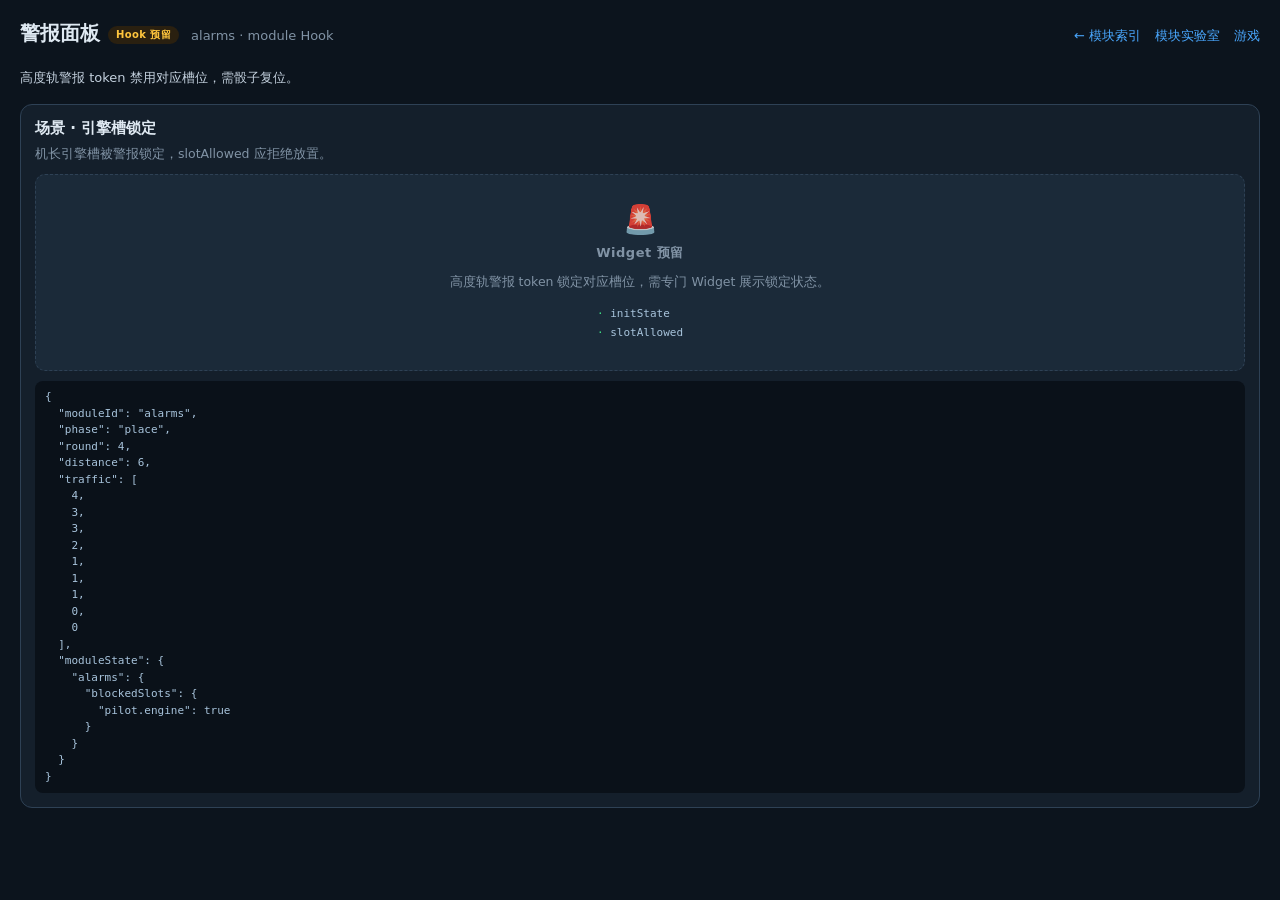
<file: test/modules/alarms.html>
<!DOCTYPE html>
<html lang="zh-CN">
<head>
<meta charset="UTF-8">
<meta name="viewport" content="width=device-width, initial-scale=1.0">
<title>模块预览 · Sky Team</title>
<link rel="stylesheet" href="shared.css">
</head>
<body>
<header class="page-header">
  <h1 id="page-title">🧩 模块预览</h1>
  <span class="sub" id="page-sub"></span>
  <nav>
    <a href="index.html">← 模块索引</a>
    <a href="/test/module-lab.html">模块实验室</a>
    <a href="/">游戏</a>
  </nav>
</header>
<p class="module-intro" id="module-desc"></p>
<div class="grid" id="scenarios"></div>

<script src="/src/logic/game-logic.js"></script>
<script src="/src/scenarios/airport-tracks.js"></script>
<script src="/src/scenarios/scenario-registry.js"></script>
<script src="/src/scenarios/module-registry.js"></script>
<script src="module-scenes.js"></script>
<script>
'use strict';

function moduleIdFromPath() {
  var q = new URLSearchParams(location.search).get('m');
  if (q) return q;
  var file = location.pathname.split('/').pop() || '';
  if (file.endsWith('.html') && file !== 'preview.html' && file !== 'index.html') {
    return file.replace(/\.html$/, '');
  }
  return 'traffic';
}

function makeState(moduleId, patch, modulePatch) {
  var base = GameLogic.newGame('yul');
  GameLogic.beginRound(base);
  base.activeModules = [moduleId];
  base.moduleState = base.moduleState || {};
  if (modulePatch) {
    Object.keys(modulePatch).forEach(function (k) {
      base.moduleState[k] = modulePatch[k];
    });
  }
  var mod = ModuleRegistry.get(moduleId);
  if (mod && mod.initState && !modulePatch) {
    base.moduleState[moduleId] = mod.initState(base, GameLogic.mergeConfig({}));
  }
  if (patch) {
    Object.keys(patch).forEach(function (k) { base[k] = patch[k]; });
  }
  return base;
}

function statusBadge(status, label) {
  var cls = status === 'core' ? 'core' : (status === 'impl' ? 'impl' : 'stub');
  return '<span class="badge ' + cls + '">' + label + '</span>';
}

function placeholderCard(cfg) {
  var ph = cfg.placeholder;
  var hooks = (ph.hooks || []).map(function (h) { return '<li>' + h + '</li>'; }).join('');
  return '<div class="card placeholder"><div class="icon">' + ph.icon + '</div>' +
    '<h3>Widget 预留</h3><p>' + ph.hint + '</p>' +
    (hooks ? '<ul class="hook-list">' + hooks + '</ul>' : '') + '</div>';
}

function renderWidget(cfg, state) {
  if (cfg.widget) {
    var W = window[cfg.widget.global];
    if (W && W.render) {
      return W.render({ state: state, logic: GameLogic, ui: { mode: 'local' } });
    }
    return '<div class="card placeholder"><p>Widget 脚本未加载：' + cfg.widget.global + '</p></div>';
  }
  return placeholderCard(cfg);
}

function snippetFor(state, moduleId) {
  var view = {
    moduleId: moduleId,
    phase: state.phase,
    round: state.round,
    distance: state.distance,
    traffic: state.traffic,
    moduleState: state.moduleState
  };
  return JSON.stringify(view, null, 2);
}

function loadWidgetScript(cfg, done) {
  if (!cfg.widget) return done();
  if (window[cfg.widget.global]) return done();
  var s = document.createElement('script');
  s.src = cfg.widget.script;
  s.onload = done;
  s.onerror = done;
  document.body.appendChild(s);
}

function renderPage() {
  var moduleId = moduleIdFromPath();
  var mod = ModuleRegistry.get(moduleId);
  var cfg = ModulePreviewCatalog[moduleId];
  if (!mod || !cfg) {
    document.body.innerHTML = '<p style="padding:40px;color:#ffb4b4">未知模块：' + moduleId + ' · <a href="index.html">返回索引</a></p>';
    return;
  }

  document.title = mod.name + ' · 模块预览';
  document.getElementById('page-title').innerHTML = mod.name +
    statusBadge(cfg.status, cfg.statusLabel);
  document.getElementById('page-sub').textContent = moduleId + ' · ' + (mod.logicOwner === 'core' ? 'core 逻辑' : 'module Hook');
  document.getElementById('module-desc').textContent = mod.description || '';

  loadWidgetScript(cfg, function () {
    var html = (cfg.scenes || []).map(function (scene) {
      var state = makeState(moduleId, scene.patch, scene.modulePatch);
      return '<section class="scenario" id="' + scene.id + '">' +
        '<h2>' + scene.title + '</h2>' +
        '<p>' + scene.desc + '</p>' +
        renderWidget(cfg, state) +
        '<pre class="state-snippet">' + snippetFor(state, moduleId) + '</pre></section>';
    }).join('');
    document.getElementById('scenarios').innerHTML = html || '<p class="module-intro">暂无场景配置。</p>';
  });
}

renderPage();
</script>
</body>
</html>
</file>
<file: test/modules/shared.css>
* { box-sizing: border-box; margin: 0; padding: 0; }
:root {
  --bg0: #0c141d; --bg1: #141f2b; --bg2: #1b2a39; --bg3: #243545; --edge: #2e4155;
  --text: #dfe9f2; --dim: #8193a5; --blue: #4aa8ff; --orange: #ff9440;
  --green: #3ddc84; --amber: #ffc53d; --red: #ff5a5a;
  --mono: "SF Mono", Menlo, Consolas, monospace;
}
body { font-family: system-ui, sans-serif; background: var(--bg0); color: var(--text); min-height: 100vh; padding: 20px; }
a { color: var(--blue); text-decoration: none; }
a:hover { text-decoration: underline; }
header.page-header {
  display: flex; align-items: baseline; gap: 12px; margin-bottom: 20px; flex-wrap: wrap;
}
header.page-header h1 { font-size: 20px; }
header.page-header .sub { color: var(--dim); font-size: 13px; }
header.page-header nav { margin-left: auto; display: flex; gap: 14px; font-size: 13px; }
.badge {
  display: inline-block; font-size: 10px; font-weight: 700; letter-spacing: .4px;
  padding: 2px 8px; border-radius: 999px; vertical-align: middle; margin-left: 8px;
}
.badge.impl { background: #1a3a2a; color: var(--green); }
.badge.core { background: #1a2a3a; color: var(--blue); }
.badge.stub { background: #2a2010; color: var(--amber); }
.grid { display: grid; grid-template-columns: repeat(auto-fit, minmax(320px, 1fr)); gap: 16px; }
.grid.index { grid-template-columns: repeat(auto-fill, minmax(260px, 1fr)); }
.mod-card, .scenario {
  background: var(--bg1); border: 1px solid var(--edge); border-radius: 12px; padding: 14px;
}
.mod-card { display: block; color: inherit; transition: border-color .15s, transform .15s; }
.mod-card:hover { border-color: var(--blue); transform: translateY(-1px); text-decoration: none; }
.mod-card h2 { font-size: 15px; margin-bottom: 6px; }
.mod-card p { font-size: 12.5px; color: var(--dim); line-height: 1.55; }
.mod-card .meta { margin-top: 10px; font-size: 11px; color: var(--dim); font-family: var(--mono); }
.scenario h2 { font-size: 15px; margin-bottom: 6px; }
.scenario p { font-size: 12.5px; color: var(--dim); line-height: 1.6; margin-bottom: 10px; }
.card {
  background: var(--bg2); border: 1px solid var(--edge); border-radius: 10px;
  padding: 12px; margin-bottom: 10px;
}
.card h3 { font-size: 13px; color: var(--dim); margin-bottom: 10px; letter-spacing: .5px; }
.card.placeholder {
  border-style: dashed; text-align: center; padding: 28px 16px; color: var(--dim);
}
.card.placeholder .icon { font-size: 28px; margin-bottom: 8px; opacity: .85; }
.card.placeholder p { font-size: 12.5px; line-height: 1.6; max-width: 420px; margin: 0 auto; }
.hook-list { list-style: none; margin-top: 12px; text-align: left; display: inline-block; }
.hook-list li {
  font-family: var(--mono); font-size: 11px; color: #a8c4dc; padding: 3px 0;
}
.hook-list li::before { content: "· "; color: var(--green); }
.state-snippet {
  font-family: var(--mono); font-size: 11px; line-height: 1.5; color: #a8c4dc;
  background: #0a1119; border-radius: 8px; padding: 8px 10px; white-space: pre-wrap;
}
.module-intro { margin-bottom: 16px; color: #c3d0dd; font-size: 13px; line-height: 1.65; max-width: 820px; }

/* 滑动轨道视窗 */
.track-viewport {
  position: relative; overflow: hidden;
  --track-gap: 4px; --track-cells: 7; --track-offset: 0;
  --track-cell-w: calc((100% - (var(--track-cells) - 1) * var(--track-gap)) / var(--track-cells));
}
.track-window {
  position: absolute; left: 0; top: 0; bottom: 0; width: var(--track-cell-w);
  border: 2px solid var(--blue); border-radius: 8px; pointer-events: none; z-index: 2;
  box-shadow: 0 0 12px rgba(74,168,255,.45);
}
.track-row {
  transition: transform .4s ease;
  transform: translateX(calc(-1 * var(--track-offset) * (var(--track-cell-w) + var(--track-gap))));
}
.track-viewport .app-cell { flex: 0 0 var(--track-cell-w); }
.track-viewport .alt-cell { flex: 0 0 var(--track-cell-w); }

/* 高度轨 */
.alt-row { display: flex; gap: 4px; }
.alt-cell {
  flex: 1; height: 54px; border: 2px solid var(--edge); border-radius: 8px;
  display: flex; align-items: center; justify-content: center; position: relative;
  background: var(--bg1); font-size: 12px; color: var(--dim); font-family: var(--mono);
  box-shadow: inset 0 2px 5px rgba(0,0,0,.4);
}
.alt-cell.pilot { border-color: var(--blue); }
.alt-cell.copilot { border-color: var(--orange); }
.alt-cell.landing { font-size: 18px; }
.alt-cell.current-alt { z-index: 1; border-width: 3px; }
.alt-cell.current-alt.pilot {
  box-shadow: inset 0 2px 5px rgba(0,0,0,.4), 0 0 12px rgba(74,168,255,.5);
}
.alt-cell.current-alt.copilot {
  box-shadow: inset 0 2px 5px rgba(0,0,0,.4), 0 0 12px rgba(255,148,64,.45);
}

/* 航道 widget（与 index.html 同步） */
.approach-row { display: flex; gap: 4px; position: relative; }
.app-cell {
  flex: 1; height: 54px; border: 1px solid var(--edge); border-radius: 8px;
  display: flex; align-items: center; justify-content: center; position: relative;
  background: var(--bg1); font-size: 11px; color: var(--dim); box-shadow: inset 0 2px 5px rgba(0,0,0,.4);
}
.app-cell.has-icons::after { content: none !important; }
.app-cell .app-icons { display: flex; flex-direction: column; align-items: center; justify-content: center; gap: 0; line-height: 1; z-index: 1; }
.app-cell .app-icon { font-size: 16px; line-height: 1; }
.app-cell .traffic-icon { font-size: 17px; }
.app-cell .traffic-badge {
  font-size: 9px; font-family: var(--mono); font-weight: 800; color: var(--dim);
  background: rgba(20,30,42,.85); padding: 0 4px; border-radius: 4px; margin-top: 1px;
}
.app-cell.traffic-here { box-shadow: inset 0 0 0 1px rgba(255,197,61,.35); }
.app-cell.airport {
  border-color: #1f7a48;
  background: radial-gradient(circle at 50% 72%, rgba(61,220,132,.22), transparent 68%), var(--bg1);
  overflow: hidden;
}
.app-cell.airport::after {
  content: "🏢";
  position: absolute; left: 50%; top: 44%; transform: translate(-50%, -50%);
  font-size: 40px; line-height: 1; opacity: 0.42; z-index: 0; pointer-events: none;
}
.app-cell.airport::before {
  content: ""; position: absolute; bottom: 4px; left: 8px; right: 8px; height: 3px; z-index: 2;
  background: repeating-linear-gradient(90deg, var(--amber) 0 6px, transparent 6px 12px);
}
.app-cell .traffic-float {
  position: absolute; left: 50%; top: 50%; z-index: 4;
  transform: translate(-50%, -50%);
  display: flex; flex-direction: column; align-items: center; pointer-events: none;
}
.app-cell.airport .traffic-float { top: 48%; z-index: 4; }
</file>
<file: guide-game.css>
/* 游戏界面样式 — 与 index.html 驾驶舱同步 */

  /* ============================================================
     天合小队 Sky Team —— 驾驶舱仪表风格（深色）
     ============================================================ */
  * { box-sizing: border-box; margin: 0; padding: 0; }
  :root {
    --bg0: #0c141d;          /* 页面底色 */
    --bg1: #141f2b;          /* 面板底色 */
    --bg2: #1b2a39;          /* 凹槽/仪表底 */
    --bg3: #243545;          /* 凸起 */
    --edge: #2e4155;         /* 面板边框 */
    --edge-hi: #3c5269;
    --text: #dfe9f2;
    --dim: #8193a5;
    --blue: #4aa8ff;   --blue-glow: rgba(74,168,255,.45);
    --orange: #ff9440; --orange-glow: rgba(255,148,64,.45);
    --green: #3ddc84;  --green-glow: rgba(61,220,132,.5);
    --red: #ff5a5a;    --red-glow: rgba(255,90,90,.45);
    --amber: #ffc53d;
    --sky: #2f6fb2; --ground: #7a5c33;
    --mono: "SF Mono", "JetBrains Mono", Menlo, Consolas, "Courier New", monospace;
  }
  html, body { height: 100%; }
  body {
    font-family: system-ui, -apple-system, "PingFang SC", "Hiragino Sans GB", "Microsoft YaHei", sans-serif;
    background: radial-gradient(120% 90% at 50% 0%, #16222f 0%, var(--bg0) 60%);
    color: var(--text); min-width: 1220px; font-size: 14px; overflow: hidden;
  }
  #app { display: flex; flex-direction: column; height: 100vh; }

  button {
    font: inherit; cursor: pointer; border-radius: 8px; padding: 6px 12px;
    border: 1px solid var(--edge-hi); background: var(--bg3); color: var(--text);
    transition: filter .15s, box-shadow .15s;
  }
  button:hover { filter: brightness(1.12); }
  button:disabled { opacity: .4; cursor: not-allowed; }
  .btn-primary { background: linear-gradient(180deg, #3b5c80, #28405c); border-color: #4d7aab; box-shadow: 0 0 8px rgba(74,168,255,.25); }
  .btn-ok { background: linear-gradient(180deg, #1e6b44, #154d30); border-color: #2ea86b; box-shadow: 0 0 8px var(--green-glow); }
  .btn-warn { background: linear-gradient(180deg, #7a3d28, #5c2b1a); border-color: #b35a38; }

  /* ============ 开始界面 ============ */
  #lobby-screen .room-row {
    display: flex; align-items: center; gap: 10px; margin-bottom: 8px;
  }
  #lobby-screen .room-row label { color: var(--dim); font-size: 13px; }
  #lobby-screen .room-row input {
    font: inherit; padding: 8px 12px; border-radius: 8px; border: 1px solid var(--edge-hi);
    background: var(--bg1); color: var(--text); width: 180px; font-family: var(--mono);
  }
  #lobby-screen {
    position: fixed; inset: 0; z-index: 100; display: flex; flex-direction: column;
    align-items: center; justify-content: center; gap: 34px;
    background:
      radial-gradient(60% 45% at 50% 20%, rgba(47,111,178,.4), transparent 70%),
      radial-gradient(120% 100% at 50% 115%, rgba(122,92,51,.35), transparent 60%),
      linear-gradient(180deg, #1a2c44 0%, #0e1a2c 55%, #0a1119 100%);
  }
  #lobby-screen .logo { text-align: center; user-select: none; }
  #lobby-screen .logo h1 {
    font-size: 56px; letter-spacing: 10px; font-weight: 900;
    color: #ffffff;
    background: linear-gradient(180deg, #ffffff, #9fc4e8);
    -webkit-background-clip: text; background-clip: text;
    -webkit-text-fill-color: transparent;
    text-shadow: 0 0 30px rgba(74,168,255,.5);
  }
  #lobby-screen .logo .sub { color: #b8c8da; letter-spacing: 4px; margin-top: 8px; font-size: 14px; }
  .role-cards { display: flex; gap: 22px; }
  .role-card {
    width: 240px; padding: 26px 20px; border-radius: 16px; text-align: center; cursor: pointer;
    background: linear-gradient(180deg, #2a3e54, #1a2738); border: 2px solid #4a6680;
    box-shadow: inset 0 1px 0 rgba(255,255,255,.1), 0 12px 30px rgba(0,0,0,.5);
    transition: transform .15s, border-color .15s, box-shadow .15s;
  }
  .role-card:hover { transform: translateY(-4px); }
  .role-card.pilot { border-color: var(--blue); box-shadow: 0 0 24px rgba(74,168,255,.5), inset 0 1px 0 rgba(255,255,255,.1); }
  .role-card.copilot { border-color: var(--orange); box-shadow: 0 0 24px rgba(255,148,64,.5), inset 0 1px 0 rgba(255,255,255,.1); }
  .role-card.passenger { border-color: #d8b45a; box-shadow: 0 0 24px rgba(216,180,90,.45), inset 0 1px 0 rgba(255,255,255,.1); }
  .role-card .icon { font-size: 44px; margin-bottom: 12px; }
  .role-card .rname { font-size: 20px; font-weight: 800; letter-spacing: 2px; }
  .role-card.pilot .rname { color: #7cc4ff; } .role-card.copilot .rname { color: #ffb27a; } .role-card.passenger .rname { color: #e8cd8a; }
  .role-card .duty { font-size: 12.5px; color: #b8c8da; margin-top: 8px; line-height: 1.7; min-height: 58px; }
  .role-card .enter { margin-top: 12px; font-size: 12px; color: var(--amber); opacity: .95; letter-spacing: 1px; font-weight: 700; }
  #lobby-screen .tip { color: #b8c8da; font-size: 12.5px; letter-spacing: 1px; }
  .err-box {
    position: fixed; left: 20px; right: 20px; bottom: 20px; z-index: 400;
    background: #3a1a1a; border: 2px solid #ff5a5a; color: #ffe2e2; border-radius: 10px;
    padding: 14px 18px; font-family: var(--mono); font-size: 13px; line-height: 1.6;
    box-shadow: 0 8px 24px rgba(0,0,0,.6);
  }

  /* ============ 顶栏 ============ */
  header.topbar {
    display: flex; align-items: center; gap: 8px; flex-wrap: wrap;
    padding: 6px 12px; background: linear-gradient(180deg, var(--bg2), var(--bg1));
    border-bottom: 2px solid var(--edge); position: relative; z-index: 5;
  }
  header.topbar h1 { font-size: 15px; letter-spacing: 2px; margin-right: 6px; }
  header.topbar h1 small { font-weight: normal; color: var(--dim); font-size: 11px; margin-left: 6px; letter-spacing: 0; }
  .chip {
    display: inline-flex; align-items: center; gap: 5px;
    background: var(--bg2); border: 1px solid var(--edge); border-radius: 6px;
    padding: 2px 9px; font-size: 12.5px; white-space: nowrap; color: var(--dim);
  }
  .chip b { font-size: 14px; color: var(--text); font-family: var(--mono); }
  .chip .warn { color: var(--red); }
  .id-switch { display: flex; gap: 4px; margin-left: auto; }
  .id-switch button { padding: 3px 10px; font-size: 12px; border-radius: 6px; }
  .id-switch button.active { box-shadow: 0 0 10px var(--blue-glow); border-color: var(--blue); color: var(--blue); font-weight: 700; }
  .id-switch button.active.co { box-shadow: 0 0 10px var(--orange-glow); border-color: var(--orange); color: var(--orange); }
  .id-switch button.active.pa { box-shadow: 0 0 10px rgba(216,180,90,.4); border-color: #d8b45a; color: #e8cd8a; }

  /* ============ 主区域 ============ */
  main { flex: 1; display: flex; gap: 10px; padding: 10px; min-height: 0; }
  .panel {
    width: 318px; min-width: 318px; border-radius: 14px; overflow-y: auto;
    background: linear-gradient(180deg, var(--bg2), var(--bg1));
    border: 1px solid var(--edge); box-shadow: inset 0 1px 0 rgba(255,255,255,.05), 0 4px 16px rgba(0,0,0,.35);
    padding: 12px; display: flex; flex-direction: column; gap: 9px;
  }
  .panel h2 { font-size: 14px; display: flex; align-items: center; gap: 8px; letter-spacing: 1px; }
  .panel.pilot { border-top: 3px solid var(--blue); }
  .panel.copilot { border-top: 3px solid var(--orange); }
  .panel.pilot h2 { color: var(--blue); } .panel.copilot h2 { color: var(--orange); }
  .role-tag { font-size: 11px; color: var(--dim); font-weight: normal; }
  .subduty { font-size: 11px; color: var(--dim); margin-top: -4px; }

  /* ============ 骰子 ============ */
  .dice-row { display: flex; gap: 8px; align-items: center; }
  .dice-well {
    background: var(--bg1); border: 1px solid var(--edge); border-radius: 10px;
    padding: 8px; display: flex; flex-direction: column; gap: 6px;
    box-shadow: inset 0 2px 6px rgba(0,0,0,.5);
  }
  .die {
    width: 44px; height: 44px; border-radius: 10px;
    background: linear-gradient(145deg, #fdfdfd, #cfd5dd);
    box-shadow: inset 0 -4px 7px rgba(0,0,0,.22), 0 4px 10px rgba(0,0,0,.5);
    display: grid; grid-template-columns: repeat(3, 1fr); grid-template-rows: repeat(3, 1fr);
    padding: 6px; position: relative;
  }
  .die.pilot { border: 2px solid var(--blue); box-shadow: inset 0 -4px 7px rgba(0,0,0,.22), 0 0 12px var(--blue-glow); }
  .die.copilot { border: 2px solid var(--orange); box-shadow: inset 0 -4px 7px rgba(0,0,0,.22), 0 0 12px var(--orange-glow); }
  .die.blank { border: 2px dashed #3a4d61; background: linear-gradient(145deg, #223140, #18232f); box-shadow: inset 0 2px 8px rgba(0,0,0,.6); }
  .die.used {
    opacity: 0.42; filter: grayscale(0.9);
    cursor: not-allowed; pointer-events: none;
    border: 2px solid #3a4d61 !important;
    background: linear-gradient(145deg, #2a323c, #1c242e) !important;
    box-shadow: inset 0 2px 8px rgba(0,0,0,.55) !important;
  }
  .die.used .pip { background: #6a7a8a !important; opacity: 0.75; }
  .die.used.selected { outline: none; }
  .die.selected { outline: 3px solid var(--amber); outline-offset: 2px; }
  .die.reroll-pick { outline: 3px solid var(--green); outline-offset: 2px; box-shadow: 0 0 10px rgba(61,220,132,.35); }
  .die .pip { width: 7px; height: 7px; border-radius: 50%; background: var(--ink, #1a2b3c); align-self: center; justify-self: center; }
  .die.pilot .pip { background: #1d63c8; } .die.copilot .pip { background: #c2550a; }
  .die .q { align-self: center; justify-self: center; color: #5a6e82; font-weight: bold; font-size: 16px; }
  .die .lock { align-self: center; justify-self: center; font-size: 16px; }
  .dice-actions { display: flex; gap: 6px; flex-wrap: wrap; }
  .hide-banner {
    font-size: 11px; color: var(--dim); background: var(--bg1);
    border: 1px dashed var(--edge); border-radius: 6px; padding: 6px 8px; text-align: center;
  }
  .hide-banner.you { color: var(--amber); border-color: #6b5826; }
  .hide-banner.coffee-preview {
    display: flex; align-items: center; justify-content: space-between; gap: 8px;
    text-align: left; flex-wrap: nowrap; border-color: #6b5826; color: #ffc53d;
  }
  .hide-banner.coffee-preview .coffee-preview-text { flex: 1; min-width: 0; line-height: 1.4; }
  .hide-banner.coffee-preview .coffee-preview-actions {
    display: inline-flex; align-items: center; gap: 4px; flex-shrink: 0;
  }
  .hide-banner.coffee-preview button {
    font: inherit; font-size: 11px; line-height: 1.2; padding: 3px 8px; border-radius: 4px;
    border: 1px solid var(--edge); background: var(--bg3); color: var(--text); cursor: pointer; white-space: nowrap;
  }
  .hide-banner.coffee-preview button:hover { filter: brightness(1.12); }

  /* ============ 槽位 ============ */
  .slot {
    border: 2px dashed #3a4d61; border-radius: 10px; padding: 6px 9px;
    display: flex; justify-content: space-between; align-items: center; gap: 8px;
    min-height: 48px; cursor: pointer; background: var(--bg2); transition: all .12s;
  }
  .slot:hover:not(.disabled):not(.filled) { border-color: #5d7a99; }
  .slot.mandatory {
    border: 2px solid #7a2f2f;
    background: repeating-linear-gradient(-45deg, rgba(255,90,90,.13) 0 7px, transparent 7px 14px), var(--bg2);
    box-shadow: inset 0 0 12px rgba(255,90,90,.12);
  }
  .slot.filled { border-style: solid; border-color: var(--edge-hi); background: var(--bg3); cursor: default; box-shadow: 0 0 10px rgba(0,0,0,.25); }
  .slot.disabled { opacity: .35; cursor: not-allowed; }
  .slot .s-name { font-weight: 600; font-size: 13px; }
  .slot .s-name .val-lim { color: var(--dim); font-weight: normal; font-size: 10.5px; margin-left: 4px; }
  .slot .s-name .tag-mand { color: var(--red); font-size: 9.5px; border: 1px solid rgba(255,90,90,.5); border-radius: 3px; padding: 0 4px; margin-left: 4px; letter-spacing: .5px; }
  .slot .s-status { font-size: 11px; color: var(--dim); }
  .slot .s-status.on { color: var(--green); font-weight: 700; text-shadow: 0 0 8px var(--green-glow); }
  .slot .s-die { display: flex; gap: 4px; align-items: center; }
  .slot .s-die .v { font-weight: 800; font-size: 16px; width: 26px; text-align: center; font-family: var(--mono); }
  .slot-group { display: grid; grid-template-columns: 1fr 1fr; gap: 6px; }
  .slot-group .slot {
    flex-direction: column; align-items: stretch; gap: 4px;
    min-height: 52px; padding: 5px 7px;
  }
  .slot-group .slot .slot-head {
    display: flex; align-items: center; justify-content: space-between; gap: 4px; min-width: 0;
  }
  .slot-group .slot .s-name { font-size: 11.5px; white-space: nowrap; overflow: hidden; text-overflow: ellipsis; }
  .slot-group .slot .s-die { justify-content: center; }
  .slot .slot-head { display: flex; align-items: center; gap: 7px; flex: 1; min-width: 0; }

  /* 中央 · 刹车 & 集中精力（对齐实体面板底栏） */
  .brakes-board { padding-bottom: 11px; }
  .brake-track {
    display: flex; align-items: center; gap: 6px; flex-wrap: wrap;
    padding: 6px 8px; margin-bottom: 8px;
    background: var(--bg1); border: 1px solid var(--edge); border-radius: 8px;
    font-size: 11px; color: var(--dim);
  }
  .brake-track-label { font-weight: 700; color: var(--red); letter-spacing: .5px; margin-right: 4px; }
  .brake-tick {
    min-width: 22px; text-align: center; padding: 2px 4px; border-radius: 4px;
    font-family: var(--mono); font-size: 11px; border: 1px solid var(--edge); color: #5a6d82;
  }
  .brake-slot {
    min-width: 18px; text-align: center; padding: 2px 3px; border-radius: 999px;
    font-size: 10px; color: #4a5568; line-height: 1;
  }
  .brake-slot.cur {
    color: #fff; background: rgba(255,90,90,.45); border: 1px solid var(--red);
    box-shadow: 0 0 8px rgba(255,90,90,.35); font-size: 11px;
  }
  .brake-track-val { margin-left: auto; font-family: var(--mono); color: var(--text); }
  .brake-track-val b { color: var(--red); }
  .brake-slots-row {
    display: grid; grid-template-columns: repeat(3, 1fr); gap: 6px; margin-bottom: 10px;
  }
  .brake-slots-row .slot { min-height: 58px; }
  .concentration-block {
    border-top: 1px dashed rgba(46,65,85,.75); padding-top: 10px; margin-top: 2px;
  }
  .concentration-label {
    font-size: 11px; color: var(--dim); letter-spacing: 1px; margin-bottom: 6px; text-transform: uppercase;
  }
  .coffee-slots-row {
    display: grid; grid-template-columns: repeat(3, 1fr); gap: 6px; margin-bottom: 6px;
  }
  .coffee-slots-row .slot {
    border-style: dashed; min-height: 52px;
    background: linear-gradient(135deg, rgba(74,168,255,.06) 0 50%, rgba(255,148,64,.06) 50% 100%);
  }
  .coffee-tokens { display: flex; align-items: center; gap: 6px; flex-wrap: wrap; padding: 0 2px; }
  .coffee-token {
    width: 28px; height: 28px; border-radius: 50%; border: 1px dashed var(--edge);
    display: inline-flex; align-items: center; justify-content: center; font-size: 14px; opacity: .35;
  }
  .coffee-token.filled { opacity: 1; border-style: solid; border-color: var(--amber); background: rgba(255,197,61,.12); }
  .coffee-token-hint { font-size: 10.5px; color: var(--dim); margin-left: 4px; }

  /* 拨杆开关（起落架/襟翼/刹车激活状态） */
  .lever { width: 34px; height: 16px; background: #1d2c3c; border-radius: 4px; position: relative; border: 1px solid var(--edge); flex: none; display: inline-flex; align-items: center; justify-content: center; font-size: 10px; font-weight: 800; }
  .lever::after { content: ""; position: absolute; left: 50%; top: 1px; width: 5px; height: 12px; background: #b9c6d4; transform: translateX(-50%); border-radius: 2px; }
  .lever.on { background: #0f3a26; border-color: #2ea86b; box-shadow: 0 0 10px var(--green-glow), inset 0 0 4px rgba(61,220,132,.3); }
  .lever.on::after { background: var(--green); box-shadow: 0 0 6px var(--green-glow); }

  /* ============ 中央仪表区 ============ */
  .center { flex: 1; display: flex; flex-direction: column; gap: 9px; overflow-y: auto; min-width: 0; }
  .card {
    background: linear-gradient(180deg, var(--bg2), var(--bg1));
    border: 1px solid var(--edge); border-radius: 12px; padding: 9px 13px;
    box-shadow: inset 0 1px 0 rgba(255,255,255,.05), 0 3px 12px rgba(0,0,0,.3);
  }
  .card h3 { font-size: 11.5px; color: var(--dim); margin-bottom: 6px; letter-spacing: 2px; text-transform: uppercase; }

  /* 阶段横幅 */
  .banner { display: flex; align-items: center; gap: 10px; flex-wrap: wrap; border-left: 4px solid var(--blue); }
  .banner.warn { border-left-color: var(--red); }
  .banner .phase { font-size: 14.5px; font-weight: 700; flex: 1; }
  .banner .phase .sub { font-weight: normal; font-size: 12px; color: var(--dim); display: block; margin-top: 1px; }
  .banner .actions { display: flex; gap: 8px; }

  /* 姿态指示器（人工水平仪） */
  .ai-wrap { display: flex; align-items: center; gap: 18px; }
  .ai {
    width: 128px; height: 128px; border-radius: 50%; position: relative; overflow: hidden; flex: none;
    border: 3px solid #3d5a77; background: #000;
    box-shadow: inset 0 0 18px rgba(0,0,0,.85), 0 0 0 1px #0c141d, 0 0 14px rgba(0,0,0,.6);
  }
  .ai .ai-inner { position: absolute; inset: -20%; transition: transform .35s; }
  .ai .ai-sky { position: absolute; left: 0; right: 0; top: 0; height: 50%; background: linear-gradient(180deg, #2e6db0, #4780c0); }
  .ai .ai-gnd { position: absolute; left: 0; right: 0; bottom: 0; height: 50%; background: linear-gradient(180deg, #6d5430, #8a6a3f); }
  .ai .ai-hz { position: absolute; left: 0; right: 0; top: 50%; height: 3px; background: #fff; margin-top: -1.5px; box-shadow: 0 0 6px rgba(255,255,255,.8); }
  .ai .ai-scale { position: absolute; left: 0; right: 0; top: 50%; height: 0; }
  .ai .ai-scale i { position: absolute; width: 2px; height: 9px; background: #fff; top: -4px; }
  .ai .ai-plane { position: absolute; inset: 0; z-index: 3; display: flex; align-items: center; justify-content: center; }
  .ai .ai-plane .w { position: relative; width: 58px; height: 12px; background: linear-gradient(180deg,#f5f8fb,#b9c6d4); border-radius: 6px; box-shadow: 0 2px 6px rgba(0,0,0,.6); }
  .ai .ai-plane .w::before { content: ""; position: absolute; left: 50%; transform: translateX(-50%); bottom: 100%; width: 4px; height: 12px; background: #f5f8fb; border-radius: 2px; }
  .ai .ai-plane .w::after { content: ""; position: absolute; left: 50%; transform: translateX(-50%); top: 100%; width: 10px; height: 8px; background: #f5f8fb; clip-path: polygon(0 0, 100% 0, 50% 100%); }
  .ai .ai-marks { position: absolute; inset: 0; border-radius: 50%; z-index: 2; box-shadow: inset 0 0 0 2px rgba(0,0,0,.4); }
  .ai .ai-marks::before, .ai .ai-marks::after {
    content: ""; position: absolute; width: 8px; height: 8px; background: var(--red); border-radius: 50%; top: 8px;
  }
  .ai .ai-marks::before { left: 10px; } .ai .ai-marks::after { right: 10px; }
  .ai-read { font-family: var(--mono); }
  .ai-read .big { font-size: 34px; font-weight: 700; color: var(--text); text-shadow: 0 0 12px rgba(74,168,255,.5); line-height: 1; }
  .ai-read .big.danger { color: var(--red); text-shadow: 0 0 12px var(--red-glow); }
  .ai-read .lbl { font-size: 10.5px; color: var(--dim); letter-spacing: 2px; margin-top: 2px; }
  .ai-read .bar { width: 120px; height: 8px; background: linear-gradient(90deg, #3a1616, #3a3a16 45%, #163a26); border: 1px solid var(--edge); border-radius: 4px; margin: 8px 0 2px; position: relative; }
  .ai-read .bar i { position: absolute; top: -3px; width: 3px; height: 14px; background: #fff; left: 50%; transition: left .3s; }
  .ai-read .ai-side-hint { display: flex; justify-content: space-between; align-items: center; width: 120px; font-size: 9.5px; letter-spacing: 0; margin-top: 4px; }
  .ai-read .ai-side-hint .ai-side.pilot { color: var(--blue); }
  .ai-read .ai-side-hint .ai-side.copilot { color: var(--orange); }

  /* 空气动力学条 */
  .aero-box { position: relative; height: 36px; background: var(--bg1); border-radius: 6px; border: 1px solid var(--edge); margin-top: 6px; box-shadow: inset 0 2px 5px rgba(0,0,0,.5); }
  .aero-cells { display: flex; height: 100%; position: relative; z-index: 1; }
  .aero-cell { flex: 1; display: flex; align-items: center; justify-content: center; border-right: 1px solid rgba(223,233,242,.12); }
  .aero-cell:last-child { border-right: none; }
  .aero-cell span { font-size: 11px; color: var(--dim); font-family: var(--mono); line-height: 1; }
  .aero-mark { position: absolute; top: -4px; bottom: -4px; width: 7px; margin-left: -3.5px; border-radius: 2px; transition: left .3s; box-shadow: 0 0 10px currentColor; z-index: 2; }
  .aero-mark.blue { background: var(--blue); color: var(--blue-glow); }
  .aero-mark.orange { background: var(--orange); color: var(--orange-glow); }
  .aero-zone { position: absolute; top: 0; bottom: 0; border-radius: 4px; background: rgba(74,168,255,.14); transition: left .3s, width .3s; }
  .aero-legend { display: flex; gap: 14px; font-size: 11px; color: var(--dim); margin-top: 4px; flex-wrap: wrap; }
  .aero-legend b { color: var(--text); font-family: var(--mono); }

  /* 滑动轨道视窗（当前位置固定左窗，轨道随进度左移） */
  .track-viewport {
    position: relative;
    overflow: hidden;
    --track-gap: 4px;
    --track-cells: 7;
    --track-offset: 0;
    --track-cell-w: calc((100% - (var(--track-cells) - 1) * var(--track-gap)) / var(--track-cells));
  }
  .track-window {
    position: absolute;
    left: 0;
    top: 0;
    bottom: 0;
    width: var(--track-cell-w);
    border: 2px solid var(--blue);
    border-radius: 8px;
    pointer-events: none;
    z-index: 2;
    box-shadow: 0 0 12px rgba(74,168,255,.45), inset 0 0 0 1px rgba(74,168,255,.25);
  }
  .track-row {
    transition: transform .4s ease;
    transform: translateX(calc(-1 * var(--track-offset) * (var(--track-cell-w) + var(--track-gap))));
  }
  .track-viewport .app-cell,
  .track-viewport .alt-cell {
    flex: 0 0 var(--track-cell-w);
  }

  /* 进近轨视窗：格宽 = 100% / 实际格数（须与渲染格数一致，含机场 0） */
  .approach-viewport {
    --track-gap: 4px;
  }
  .app-cell.airport-here {
    box-shadow: inset 0 0 0 2px var(--blue), 0 0 12px rgba(74,168,255,.45);
  }
  .app-cell .airport-label {
    position: absolute;
    bottom: 5px;
    left: 50%;
    transform: translateX(-50%);
    font-size: 9px;
    font-weight: 700;
    color: #3ddc84;
    letter-spacing: 1px;
    z-index: 3;
    pointer-events: none;
  }

  /* 进近轨道 */
  .approach-row { display: flex; gap: 4px; position: relative; }
  .app-cell {
    flex: 1; height: 54px; border: 1px solid var(--edge); border-radius: 8px;
    display: flex; align-items: center; justify-content: center; position: relative;
    background: var(--bg1); font-size: 11px; color: var(--dim); box-shadow: inset 0 2px 5px rgba(0,0,0,.4);
    overflow: visible;
  }
  .app-cell .traffic-float {
    position: absolute; left: 50%; top: 50%; z-index: 5;
    transform: translate(-50%, -50%);
    display: flex; flex-direction: column; align-items: center; justify-content: center;
    gap: 0; line-height: 1; pointer-events: none;
    filter: drop-shadow(0 2px 5px rgba(0,0,0,.55));
  }
  .app-cell .app-icon { font-size: 16px; line-height: 1; }
  .app-cell .traffic-icon { font-size: 18px; }
  .app-cell .traffic-badge {
    font-size: 9px; font-family: var(--mono); font-weight: 800; color: var(--dim);
    background: rgba(20,30,42,.85); padding: 0 4px; border-radius: 4px; margin-top: 1px;
  }
  .app-cell.traffic-here { box-shadow: inset 0 0 0 1px rgba(255,197,61,.35); }
  .app-cell.airport {
    border-color: #1f7a48;
    background:
      radial-gradient(circle at 50% 72%, rgba(61,220,132,.22), transparent 68%),
      var(--bg1);
    overflow: hidden;
  }
  .app-cell.airport::after {
    content: "🏢";
    position: absolute;
    left: 50%;
    top: 44%;
    transform: translate(-50%, -50%);
    font-size: 40px;
    line-height: 1;
    opacity: 0.42;
    z-index: 0;
    pointer-events: none;
    filter: drop-shadow(0 0 10px rgba(61,220,132,.25));
  }
  .app-cell.airport::before {
    content: "";
    position: absolute;
    bottom: 4px;
    left: 8px;
    right: 8px;
    height: 3px;
    z-index: 2;
    background: repeating-linear-gradient(90deg, var(--amber) 0 6px, transparent 6px 12px);
    border-radius: 2px;
  }
  .app-cell.airport .traffic-float { top: 48%; z-index: 4; }
  .app-cell.airport.has-traffic::after { opacity: 0.32; }
  .app-cell.waiting { box-shadow: inset 0 0 0 2px var(--amber), 0 0 12px rgba(255,197,61,.35); }

  /* 高度轨（方格尺寸与航道一致；边框色 = 该高度先手：6000 蓝、5000 橙…） */
  .alt-row { display: flex; gap: 4px; }
  .alt-cell {
    flex: 1; height: 54px; border: 2px solid var(--edge); border-radius: 8px;
    display: flex; align-items: center; justify-content: center; position: relative;
    background: var(--bg1); font-size: 12px; color: var(--dim); font-family: var(--mono);
    box-shadow: inset 0 2px 5px rgba(0,0,0,.4);
  }
  .alt-cell.pilot { border-color: var(--blue); }
  .alt-cell.copilot { border-color: var(--orange); }
  .alt-cell.landing { font-size: 18px; }
  .alt-cell.landing::before {
    content: ""; position: absolute; bottom: 4px; left: 8px; right: 8px; height: 3px;
    background: repeating-linear-gradient(90deg, var(--amber) 0 6px, transparent 6px 12px);
    border-radius: 2px;
  }
  .alt-cell.current-alt { z-index: 1; border-width: 3px; }
  .alt-cell.current-alt.pilot {
    box-shadow: inset 0 2px 5px rgba(0,0,0,.4), 0 0 12px rgba(74,168,255,.5);
  }
  .alt-cell.current-alt.copilot {
    box-shadow: inset 0 2px 5px rgba(0,0,0,.4), 0 0 12px rgba(255,148,64,.45);
  }

  /* 日志 */
  .log { max-height: 130px; overflow-y: auto; font-size: 12px; line-height: 1.7; }
  .log .log-item { border-bottom: 1px dashed rgba(46,65,85,.7); padding: 2px 0; color: var(--text); }
  .log .log-item.lose { color: var(--red); font-weight: 600; }
  .log .log-item.win { color: var(--green); font-weight: 700; }
  .log .log-item .rd { color: var(--dim); margin-right: 6px; font-size: 10.5px; font-family: var(--mono); }

  /* 揭示区 */
  .reveal-grid { display: grid; grid-template-columns: 1fr 1fr; gap: 10px; }
  .reveal-col { border: 1px solid var(--edge); border-radius: 10px; padding: 8px 10px; background: var(--bg1); }
  .reveal-col h4 { font-size: 12.5px; margin-bottom: 6px; }
  .reveal-col.pilot h4 { color: var(--blue); } .reveal-col.copilot h4 { color: var(--orange); }
  .r-slot { display: flex; justify-content: space-between; align-items: center; padding: 3px 0; border-bottom: 1px dashed rgba(46,65,85,.7); font-size: 13px; }
  .r-slot:last-child { border-bottom: none; }
  .r-slot .rv { display: flex; align-items: center; gap: 6px; font-weight: 700; font-family: var(--mono); font-size: 15px; }
  .r-slot .rv button { padding: 0 7px; font-size: 12px; line-height: 20px; font-family: system-ui, sans-serif; }
  .r-slot .rv .mod { color: var(--amber); }
  .r-slot .empty { color: #45576a; }

  /* 终局 */
  .final { text-align: center; padding: 16px; }
  .final h2 { font-size: 24px; margin-bottom: 8px; letter-spacing: 2px; }
  .final.win { border-color: #1f7a48; box-shadow: 0 0 24px rgba(61,220,132,.25); }
  .final.win h2 { color: var(--green); text-shadow: 0 0 16px var(--green-glow); }
  .final.lose { border-color: #7a2f2f; box-shadow: 0 0 24px rgba(255,90,90,.2); }
  .final.lose h2 { color: var(--red); text-shadow: 0 0 16px var(--red-glow); }
  .final .reason { color: var(--dim); margin-bottom: 10px; }
  .final .stats { display: flex; gap: 16px; justify-content: center; margin-bottom: 12px; font-size: 13px; color: var(--text); }
  .final .stats span { background: var(--bg2); border: 1px solid var(--edge); border-radius: 6px; padding: 3px 10px; font-family: var(--mono); }

  /* 规则弹窗 */
  .modal-mask { position: fixed; inset: 0; background: rgba(5,10,16,.7); display: none; align-items: center; justify-content: center; z-index: 200; }
  .modal-mask.show { display: flex; }
  .modal { background: linear-gradient(180deg, #1b2a39, #131e2a); border: 1px solid var(--edge-hi); border-radius: 14px; max-width: 660px; width: 92%; max-height: 84vh; overflow-y: auto; padding: 18px 22px; box-shadow: 0 20px 60px rgba(0,0,0,.6); }
  .modal h2 { margin-bottom: 10px; font-size: 18px; color: var(--text); }
  .modal h4 { margin: 12px 0 4px; color: var(--blue); }
  .modal p, .modal li { font-size: 13.5px; line-height: 1.75; color: #c3d0dd; }
  .modal ul { padding-left: 20px; }
  .modal .close-x { float: right; border: none; background: none; font-size: 20px; color: var(--dim); }
  .modal .diff { background: var(--bg1); border-radius: 8px; padding: 8px 12px; font-size: 12.5px; color: var(--dim); }
  .modal code { color: var(--amber); }

  .stamp { font-size: 11px; color: #45576a; text-align: center; padding: 4px 0 8px; }

  /* v0.3.5 视觉强化 */
  .app-cell { transition: background .35s ease, border-color .35s ease, box-shadow .35s ease !important; }

  /* ============ 联机 / 等待 / 提示（v0.3） ============ */
  .panel.highlight { box-shadow: 0 0 20px rgba(74,168,255,.45), inset 0 1px 0 rgba(255,255,255,.05); }
  .panel.highlight.co { box-shadow: 0 0 20px rgba(255,148,64,.45), inset 0 1px 0 rgba(255,255,255,.05); }
  #toast {
    position: fixed; top: 58px; left: 50%; transform: translateX(-50%) translateY(-16px);
    background: rgba(10,18,28,.96); border: 1px solid var(--edge-hi); color: var(--text);
    padding: 9px 18px; border-radius: 10px; font-size: 13.5px; z-index: 300;
    opacity: 0; pointer-events: none; transition: all .25s; box-shadow: 0 8px 24px rgba(0,0,0,.5);
  }
  #toast.show { opacity: 1; transform: translateX(-50%) translateY(0); }
  .waiting-card { text-align: center; padding: 26px 18px; }
  .waiting-card .big { font-size: 20px; font-weight: 800; margin-bottom: 12px; }
  .waiting-card .sub { color: var(--dim); font-size: 13px; line-height: 1.9; }
  .waiting-card .url {
    background: var(--bg1); border: 1px dashed var(--edge-hi); border-radius: 8px;
    padding: 10px 14px; font-family: var(--mono); font-size: 12.5px; color: var(--blue);
    word-break: break-all; margin: 12px 0; user-select: all;
  }
  .room-row select {
    flex: 1; min-width: 0; background: var(--bg1); border: 1px solid var(--edge);
    border-radius: 8px; color: var(--text); font: inherit; padding: 10px 12px;
  }
  .room-row select:focus { outline: none; border-color: var(--blue); }
  .scenario-hint { font-size: 12px; color: var(--dim); margin: -6px 0 14px 0; line-height: 1.5; }

/* guide-preview 专用 */
html, body.guide-preview-body { height: auto; min-height: 100%; overflow: auto; }
body.guide-preview-body { min-width: 1220px; overflow-x: auto; }
#guide-app { display: flex; flex-direction: column; min-height: 100vh; }
.guide-preview-banner {
  padding: 6px 12px; font-size: 11px; color: var(--dim); text-align: center;
  background: rgba(255,197,61,.08); border-bottom: 1px solid rgba(255,197,61,.25);
}
.guide-preview-banner b { color: var(--amber); }
#guide-lobby { min-height: 100vh; }
#guide-lobby #lobby-screen { position: relative; inset: auto; min-height: 100vh; }
.preview-readonly, .preview-readonly * { cursor: default !important; }
.preview-readonly button, .preview-readonly .slot, .preview-readonly .die, .preview-readonly .role-card {
  pointer-events: none !important;
}
</file>
<file: test/landing-round-lab.css>
/* 着陆轮实验室 — 仪表 Widget 样式（与 index.html 对齐） */
button {
  font: inherit; cursor: pointer; border-radius: 8px; padding: 6px 12px;
  border: 1px solid #3c5269; background: #243545; color: #dfe9f2;
  transition: filter .15s;
}
button:hover { filter: brightness(1.12); }
button:disabled { opacity: .4; cursor: not-allowed; }
.btn-primary { background: linear-gradient(180deg, #3b5c80, #28405c); border-color: #4d7aab; }
.btn-ok { background: linear-gradient(180deg, #1e6b44, #154d30); border-color: #2ea86b; }
.btn-warn { background: linear-gradient(180deg, #7a3d28, #5c2b1a); border-color: #b35a38; }

.chip {
  display: inline-flex; align-items: center; gap: 5px;
  background: #1b2a39; border: 1px solid #2e4155; border-radius: 6px;
  padding: 2px 9px; font-size: 12.5px; white-space: nowrap; color: #8193a5;
}
.chip b { font-size: 14px; color: #dfe9f2; font-family: var(--mono); }

.lab-layout {
  display: grid;
  grid-template-columns: 260px minmax(480px, 1fr) 300px;
  gap: 14px;
  align-items: start;
}
@media (max-width: 1100px) {
  .lab-layout { grid-template-columns: 1fr; }
}

.lab-sidebar, .lab-inspector {
  background: var(--bg1); border: 1px solid var(--edge); border-radius: 12px; padding: 12px;
}
.lab-sidebar h3, .lab-inspector h3 {
  font-size: 11px; color: var(--dim); letter-spacing: 1px; text-transform: uppercase;
  margin-bottom: 8px;
}
.preset-btn {
  display: block; width: 100%; text-align: left; margin-bottom: 6px;
  padding: 8px 10px; font-size: 12.5px; line-height: 1.45;
}
.preset-btn.active { border-color: var(--blue); box-shadow: 0 0 8px rgba(74,168,255,.25); }
.preset-btn small { display: block; color: var(--dim); font-size: 11px; margin-top: 2px; }

.lab-main { min-width: 0; }
.lab-toolbar {
  display: flex; flex-wrap: wrap; gap: 8px; align-items: center;
  margin-bottom: 12px; padding: 10px 12px;
  background: var(--bg1); border: 1px solid var(--edge); border-radius: 10px;
}
.lab-toolbar select { font: inherit; padding: 6px 10px; border-radius: 6px; background: var(--bg2); color: var(--text); border: 1px solid var(--edge); }

#center {
  display: flex; flex-direction: column; gap: 9px;
  max-height: calc(100vh - 200px); overflow-y: auto; padding-right: 4px;
}

.checklist { list-style: none; font-size: 12.5px; line-height: 1.7; }
.checklist li { padding: 4px 0; border-bottom: 1px dashed rgba(46,65,85,.5); }
.checklist li.ok { color: var(--green); }
.checklist li.fail { color: var(--red); }
.checklist li.pending { color: var(--dim); }
.checklist .tag { font-family: var(--mono); font-size: 10px; margin-left: 4px; color: var(--dim); }

#lab-state {
  font-family: var(--mono); font-size: 10px; line-height: 1.45;
  background: #0a1119; border-radius: 8px; padding: 8px;
  max-height: 280px; overflow: auto; white-space: pre-wrap; color: #a8c4dc;
}
.lab-action-row { display: flex; flex-wrap: wrap; gap: 6px; margin-top: 8px; }
.lab-action-row button { font-size: 12px; padding: 5px 10px; }

.win-rules {
  font-size: 12.5px; color: #c3d0dd; line-height: 1.65;
  margin-bottom: 14px; max-width: 900px;
}
.win-rules code { font-family: var(--mono); font-size: 11px; color: var(--amber); }

/* —— 中央 Widget（自 index.html）—— */
.brakes-board { padding-bottom: 11px; }
.brake-track {
  display: flex; align-items: center; gap: 6px; flex-wrap: wrap;
  padding: 6px 8px; margin-bottom: 8px;
  background: var(--bg1); border: 1px solid var(--edge); border-radius: 8px;
  font-size: 11px; color: var(--dim);
}
.brake-track-label { font-weight: 700; color: var(--red); letter-spacing: .5px; margin-right: 4px; }
.brake-tick {
  min-width: 22px; text-align: center; padding: 2px 4px; border-radius: 4px;
  font-family: var(--mono); font-size: 11px; border: 1px solid var(--edge); color: #5a6d82;
}
.brake-tick.past { border-color: #7a3a3a; color: #ffb4b4; background: rgba(255,90,90,.08); }
.brake-tick.cur { border-color: var(--red); color: #fff; background: rgba(255,90,90,.35); }
.brake-track-val { margin-left: auto; font-family: var(--mono); color: var(--text); }
.brake-track-val b { color: var(--red); }
.brake-slots-row { display: grid; grid-template-columns: repeat(3, 1fr); gap: 6px; margin-bottom: 10px; }
.brake-slots-row .slot { min-height: 58px; }
.concentration-block { border-top: 1px dashed rgba(46,65,85,.75); padding-top: 10px; margin-top: 2px; }
.concentration-label { font-size: 11px; color: var(--dim); letter-spacing: 1px; margin-bottom: 6px; text-transform: uppercase; }
.coffee-slots-row { display: grid; grid-template-columns: repeat(3, 1fr); gap: 6px; margin-bottom: 6px; }
.coffee-slots-row .slot {
  border-style: dashed; min-height: 52px;
  background: linear-gradient(135deg, rgba(74,168,255,.06) 0 50%, rgba(255,148,64,.06) 50% 100%);
}
.coffee-tokens { display: flex; align-items: center; gap: 6px; flex-wrap: wrap; padding: 0 2px; }
.coffee-token {
  width: 28px; height: 28px; border-radius: 50%; border: 1px dashed var(--edge);
  display: inline-flex; align-items: center; justify-content: center; font-size: 14px; opacity: .35;
}
.coffee-token.filled { opacity: 1; border-style: solid; border-color: var(--amber); background: rgba(255,197,61,.12); }
.lever { width: 34px; height: 16px; background: #1d2c3c; border-radius: 4px; position: relative; border: 1px solid var(--edge); flex: none; display: inline-flex; align-items: center; justify-content: center; font-size: 10px; font-weight: 800; }
.lever::after { content: ""; position: absolute; left: 50%; top: 1px; width: 5px; height: 12px; background: #b9c6d4; transform: translateX(-50%); border-radius: 2px; }
.lever.on { background: #0f3a26; border-color: #2ea86b; box-shadow: 0 0 10px rgba(61,220,132,.5); }
.lever.on::after { background: var(--green); }

.card {
  background: linear-gradient(180deg, var(--bg2), var(--bg1));
  border: 1px solid var(--edge); border-radius: 12px; padding: 9px 13px;
  box-shadow: inset 0 1px 0 rgba(255,255,255,.05), 0 3px 12px rgba(0,0,0,.3);
}
.card h3 { font-size: 11.5px; color: var(--dim); margin-bottom: 6px; letter-spacing: 2px; text-transform: uppercase; }
.banner { display: flex; align-items: center; gap: 10px; flex-wrap: wrap; border-left: 4px solid var(--blue); }
.banner.warn { border-left-color: var(--red); }
.banner .phase { font-size: 14.5px; font-weight: 700; flex: 1; }
.banner .phase .sub { font-weight: normal; font-size: 12px; color: var(--dim); display: block; margin-top: 1px; }
.banner .actions { display: flex; gap: 8px; flex-wrap: wrap; }

.ai-wrap { display: flex; align-items: center; gap: 18px; }
.ai {
  width: 128px; height: 128px; border-radius: 50%; position: relative; overflow: hidden; flex: none;
  border: 3px solid #3d5a77; background: #000;
  box-shadow: inset 0 0 18px rgba(0,0,0,.85), 0 0 14px rgba(0,0,0,.6);
}
.ai .ai-inner { position: absolute; inset: -20%; transition: transform .35s; }
.ai .ai-sky { position: absolute; left: 0; right: 0; top: 0; height: 50%; background: linear-gradient(180deg, #2e6db0, #4780c0); }
.ai .ai-gnd { position: absolute; left: 0; right: 0; bottom: 0; height: 50%; background: linear-gradient(180deg, #6d5430, #8a6a3f); }
.ai .ai-hz { position: absolute; left: 0; right: 0; top: 50%; height: 3px; background: #fff; margin-top: -1.5px; }
.ai .ai-scale { position: absolute; left: 0; right: 0; top: 50%; height: 0; }
.ai .ai-scale i { position: absolute; width: 2px; height: 9px; background: #fff; top: -4px; }
.ai .ai-plane { position: absolute; inset: 0; z-index: 3; display: flex; align-items: center; justify-content: center; }
.ai .ai-plane .w { position: relative; width: 58px; height: 12px; background: linear-gradient(180deg,#f5f8fb,#b9c6d4); border-radius: 6px; }
.ai .ai-plane .w::before { content: ""; position: absolute; left: 50%; transform: translateX(-50%); bottom: 100%; width: 4px; height: 12px; background: #f5f8fb; border-radius: 2px; }
.ai .ai-plane .w::after { content: ""; position: absolute; left: 50%; transform: translateX(-50%); top: 100%; width: 10px; height: 8px; background: #f5f8fb; clip-path: polygon(0 0, 100% 0, 50% 100%); }
.ai .ai-marks { position: absolute; inset: 0; border-radius: 50%; z-index: 2; }
.ai .ai-marks::before, .ai .ai-marks::after { content: ""; position: absolute; width: 8px; height: 8px; background: var(--red); border-radius: 50%; top: 8px; }
.ai .ai-marks::before { left: 10px; } .ai .ai-marks::after { right: 10px; }
.ai-read { font-family: var(--mono); }
.ai-read .big { font-size: 34px; font-weight: 700; color: var(--text); line-height: 1; }
.ai-read .big.danger { color: var(--red); }
.ai-read .lbl { font-size: 10.5px; color: var(--dim); letter-spacing: 2px; margin-top: 2px; }
.ai-read .bar { width: 120px; height: 8px; background: linear-gradient(90deg, #3a1616, #3a3a16 45%, #163a26); border: 1px solid var(--edge); border-radius: 4px; margin: 8px 0 2px; position: relative; }
.ai-read .bar i { position: absolute; top: -3px; width: 3px; height: 14px; background: #fff; left: 50%; transition: left .3s; }

.aero-box { position: relative; height: 36px; background: var(--bg1); border-radius: 6px; border: 1px solid var(--edge); margin-top: 6px; }
.aero-cells { display: flex; height: 100%; position: relative; z-index: 1; }
.aero-cell { flex: 1; display: flex; align-items: center; justify-content: center; border-right: 1px solid rgba(223,233,242,.12); }
.aero-cell:last-child { border-right: none; }
.aero-cell span { font-size: 11px; color: var(--dim); font-family: var(--mono); line-height: 1; }
.aero-mark { position: absolute; top: -4px; bottom: -4px; width: 7px; margin-left: -3.5px; border-radius: 2px; transition: left .3s; z-index: 2; }
.aero-mark.blue { background: var(--blue); }
.aero-mark.orange { background: var(--orange); }
.aero-zone { position: absolute; top: 0; bottom: 0; border-radius: 4px; background: rgba(74,168,255,.14); transition: left .3s, width .3s; }
.aero-legend { display: flex; gap: 14px; font-size: 11px; color: var(--dim); margin-top: 4px; flex-wrap: wrap; }
.aero-legend b { color: var(--text); font-family: var(--mono); }

.log { max-height: 130px; overflow-y: auto; font-size: 12px; line-height: 1.7; }
.log .log-item { border-bottom: 1px dashed rgba(46,65,85,.7); padding: 2px 0; }
.log .log-item.lose { color: var(--red); font-weight: 600; }
.log .log-item.win { color: var(--green); font-weight: 700; }
.log .log-item .rd { color: var(--dim); margin-right: 6px; font-size: 10.5px; font-family: var(--mono); }

.reveal-grid { display: grid; grid-template-columns: 1fr 1fr; gap: 10px; }
.reveal-col { border: 1px solid var(--edge); border-radius: 10px; padding: 8px 10px; background: var(--bg1); }
.reveal-col h4 { font-size: 12.5px; margin-bottom: 6px; }
.reveal-col.pilot h4 { color: var(--blue); } .reveal-col.copilot h4 { color: var(--orange); }
.r-slot { display: flex; justify-content: space-between; align-items: center; padding: 3px 0; border-bottom: 1px dashed rgba(46,65,85,.7); font-size: 13px; }
.r-slot:last-child { border-bottom: none; }
.r-slot .rv { display: flex; align-items: center; gap: 6px; font-weight: 700; font-family: var(--mono); font-size: 15px; }
.r-slot .rv .mod { color: var(--amber); }
.r-slot .empty { color: #45576a; }

.final { text-align: center; padding: 16px; }
.final h2 { font-size: 24px; margin-bottom: 8px; letter-spacing: 2px; }
.final.win { border-color: #1f7a48; }
.final.win h2 { color: var(--green); }
.final.lose { border-color: #7a2f2f; }
.final.lose h2 { color: var(--red); }
.final .reason { color: var(--dim); margin-bottom: 10px; }
.final .stats { display: flex; gap: 16px; justify-content: center; margin-bottom: 12px; font-size: 13px; flex-wrap: wrap; }
.final .stats span { background: var(--bg2); border: 1px solid var(--edge); border-radius: 6px; padding: 3px 10px; font-family: var(--mono); }

.slot {
  border: 2px dashed #3a4d61; border-radius: 10px; padding: 6px 9px;
  display: flex; justify-content: space-between; align-items: center; gap: 8px;
  min-height: 48px; background: var(--bg2);
}
.slot.mandatory {
  border: 2px solid #7a2f2f;
  background: repeating-linear-gradient(-45deg, rgba(255,90,90,.13) 0 7px, transparent 7px 14px), var(--bg2);
}
.slot.filled { border-style: solid; border-color: #3c5269; background: var(--bg3); }
.slot .s-name { font-weight: 600; font-size: 13px; }
.slot .s-status.on { color: var(--green); font-weight: 700; }

.static-grid { display: grid; grid-template-columns: repeat(auto-fit, minmax(340px, 1fr)); gap: 14px; margin-top: 24px; }
.static-card { background: var(--bg1); border: 1px solid var(--edge); border-radius: 12px; padding: 12px; }
.static-card h2 { font-size: 14px; margin-bottom: 4px; }
.static-card p { font-size: 12px; color: var(--dim); margin-bottom: 10px; line-height: 1.55; }
</file>
